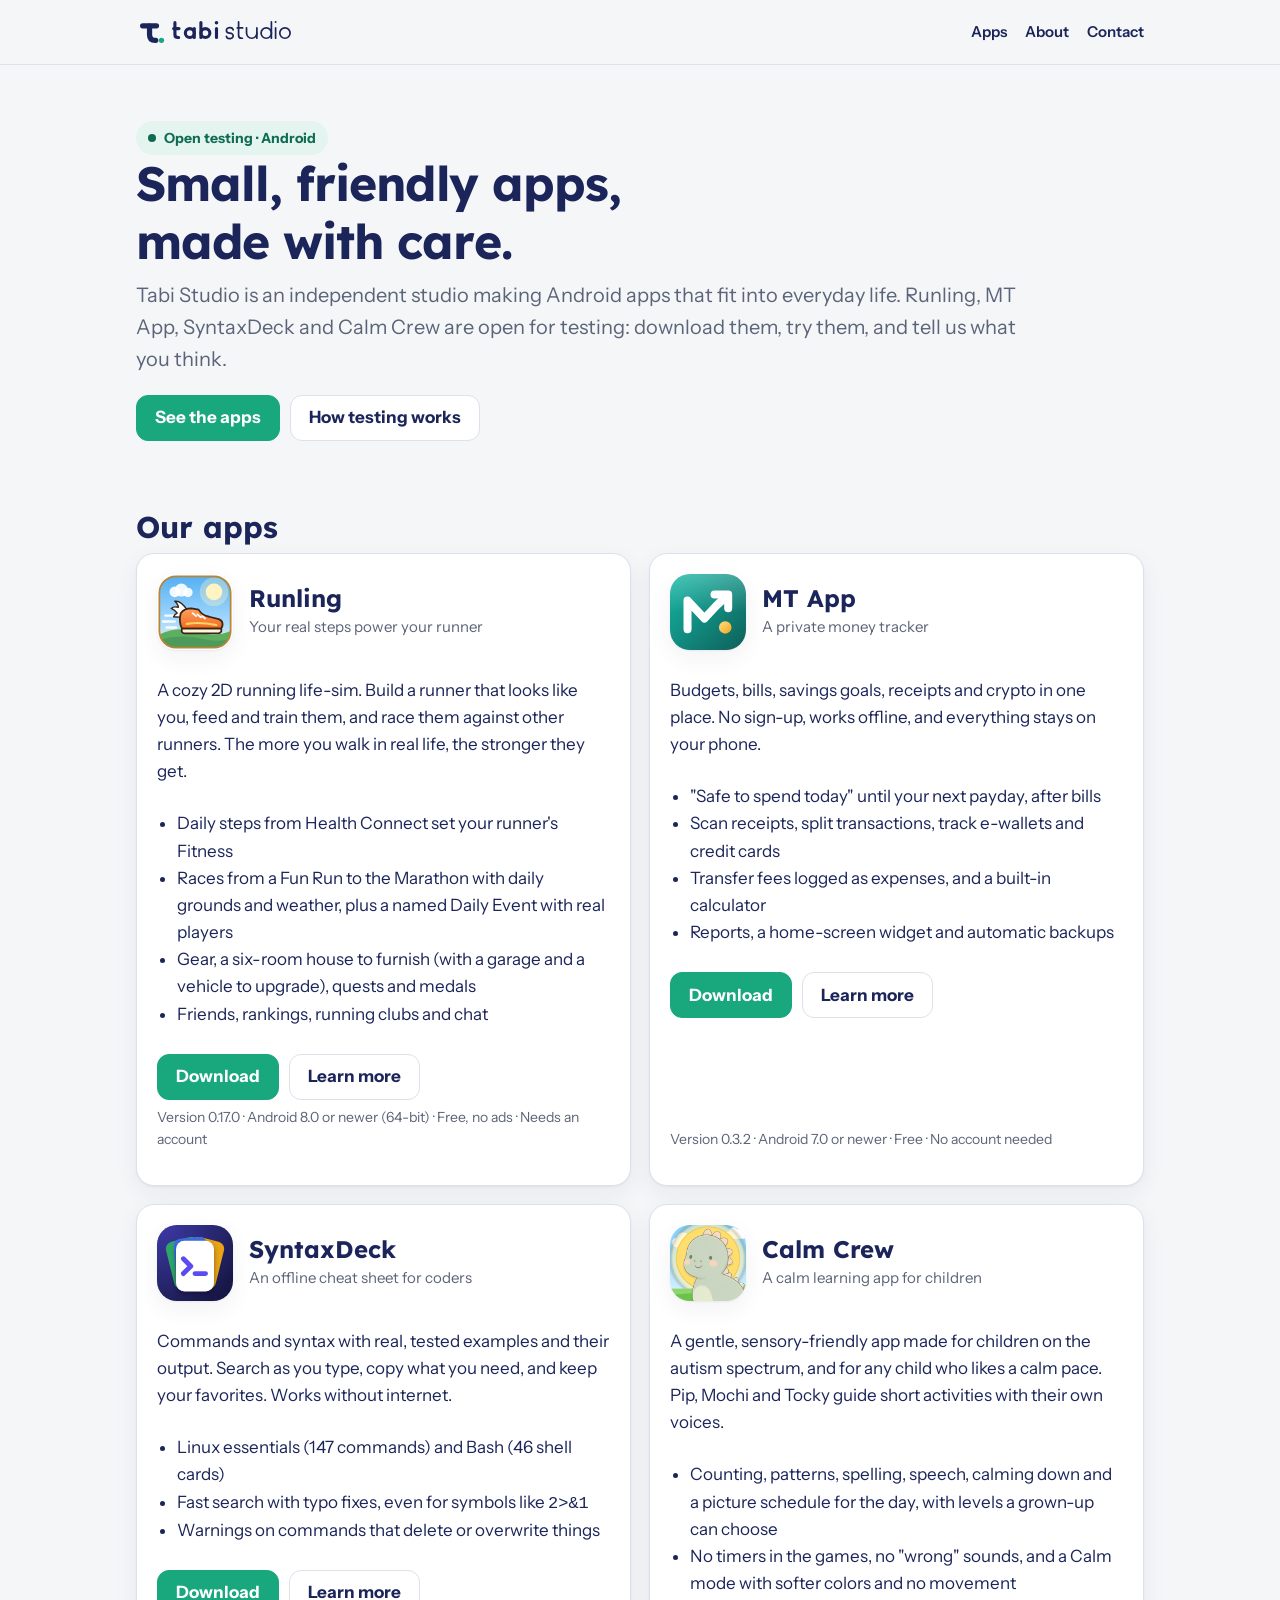
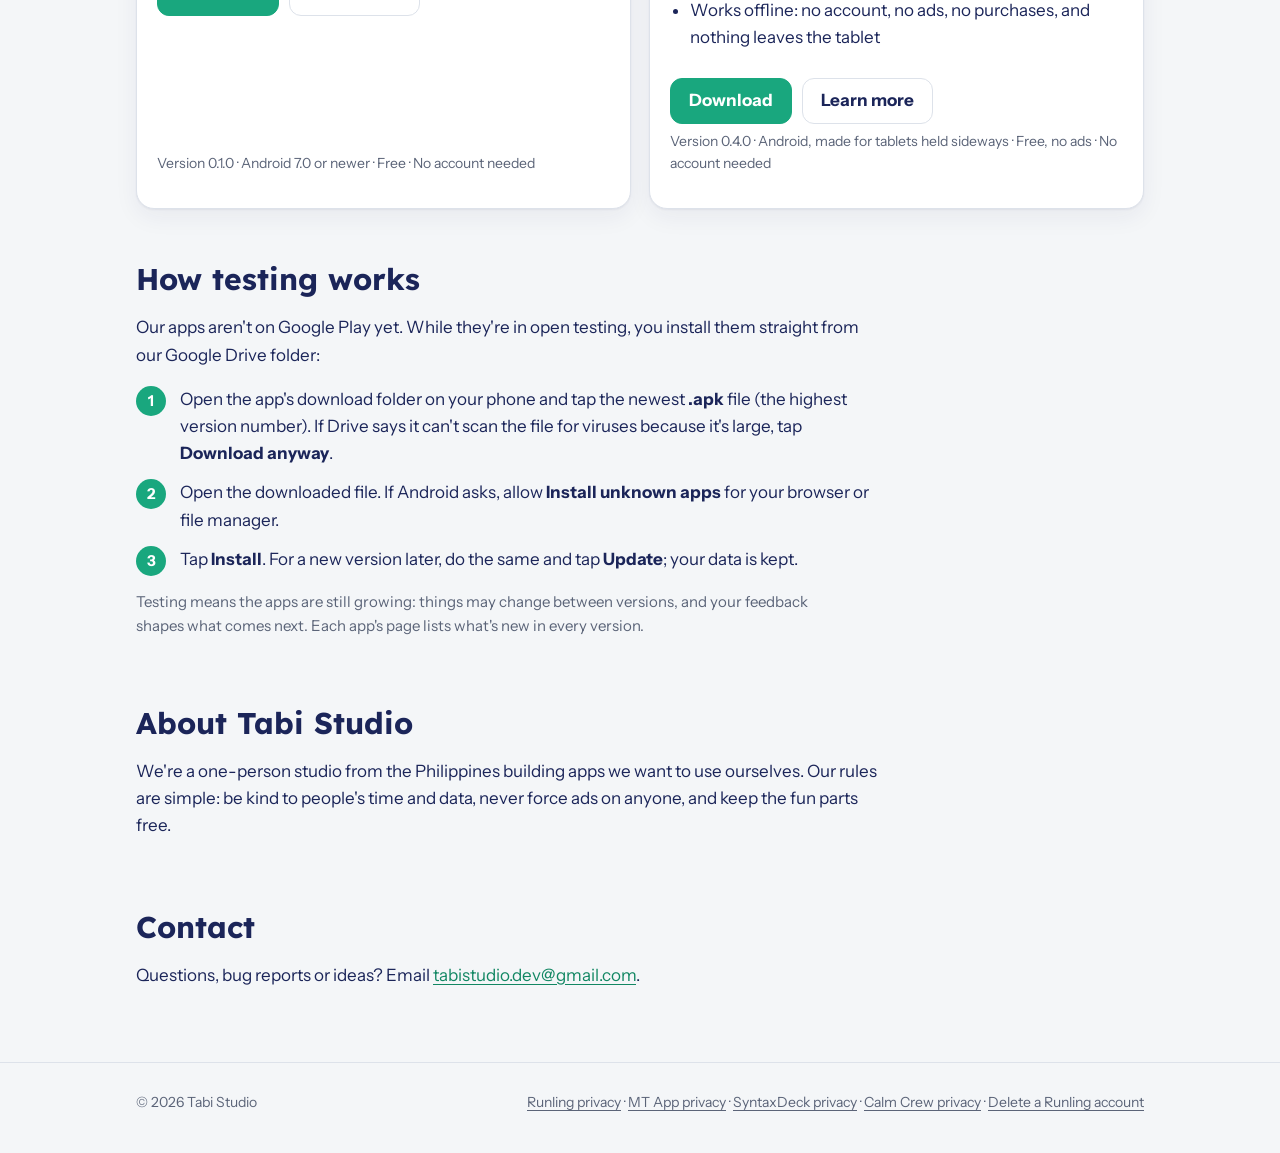
<file: index.html>
<!doctype html>
<html lang="en">
<head>
<meta charset="utf-8">
<meta name="viewport" content="width=device-width, initial-scale=1">
<title>Tabi Studio</title>
<meta name="description" content="Tabi Studio makes small, friendly Android apps: Runling, where your real steps power your runner, MT App, a private money tracker, SyntaxDeck, an offline cheat sheet for coders, and Calm Crew, a calm learning app for children. Runling, MT App, SyntaxDeck and Calm Crew are all open for testing.">
<meta property="og:title" content="Tabi Studio">
<meta property="og:description" content="Small, friendly Android apps: Runling, MT App, SyntaxDeck and Calm Crew are open for testing.">
<meta property="og:image" content="https://lextabi.github.io/tabistudio/assets/brand/social-card.png">
<link rel="icon" href="favicon-32.png" type="image/png">
<link rel="preconnect" href="https://fonts.googleapis.com">
<link rel="preconnect" href="https://fonts.gstatic.com" crossorigin>
<link rel="stylesheet" href="https://fonts.googleapis.com/css2?family=Instrument+Sans:wght@400;600;700&family=Lexend:wght@500;700&display=swap">
<link rel="stylesheet" href="style.css">
</head>
<body>
<header class="site-header">
  <div class="wrap">
    <a class="logo" href="./" aria-label="Tabi Studio home">
      <img class="on-light" src="assets/brand/tabi-lockup-color.svg" alt="tabi studio" width="159" height="30">
      <img class="on-dark" src="assets/brand/tabi-lockup-white.svg" alt="tabi studio" width="159" height="30">
    </a>
    <nav class="nav"><a href="#apps">Apps</a><a href="#about">About</a><a href="#contact">Contact</a></nav>
  </div>
</header>

<main class="site">
  <div class="wrap">
    <section class="hero">
      <span class="badge">Open testing · Android</span>
      <h1>Small, friendly apps,<br>made with care.</h1>
      <p class="lead">Tabi Studio is an independent studio making Android apps that fit into everyday life. Runling, MT App, SyntaxDeck and Calm Crew are open for testing: download them, try them, and tell us what you think.</p>
      <div class="buttons"><a class="btn primary" href="#apps">See the apps</a><a class="btn" href="#testing">How testing works</a></div>
    </section>

    <section id="apps">
      <h2>Our apps</h2>
      <div class="apps">
        <article class="card app-card">
          <div class="app-head">
            <img class="app-icon" src="assets/apps/runling.svg" alt="" width="76" height="76">
            <div><h3>Runling</h3><p>Your real steps power your runner</p></div>
          </div>
          <p>A cozy 2D running life-sim. Build a runner that looks like you, feed and train them, and race them against other runners. The more you walk in real life, the stronger they get.</p>
          <ul>
            <li>Daily steps from Health Connect set your runner's Fitness</li>
            <li>Races from a Fun Run to the Marathon with daily grounds and weather, plus a named Daily Event with real players</li>
            <li>Gear, a six-room house to furnish (with a garage and a vehicle to upgrade), quests and medals</li>
            <li>Friends, rankings, running clubs and chat</li>
          </ul>
          <div class="buttons">
            <a class="btn primary" href="https://drive.google.com/drive/folders/1OKRJil2Vq85TlMJgisvNVxiQkPWyds1h?usp=sharing">Download</a>
            <a class="btn" href="runling/">Learn more</a>
          </div>
          <p class="meta">Version 0.17.0 · Android 8.0 or newer (64-bit) · Free, no ads · Needs an account</p>
        </article>

        <article class="card app-card">
          <div class="app-head">
            <img class="app-icon" src="assets/apps/mt-app.svg" alt="" width="76" height="76">
            <div><h3>MT App</h3><p>A private money tracker</p></div>
          </div>
          <p>Budgets, bills, savings goals, receipts and crypto in one place. No sign-up, works offline, and everything stays on your phone.</p>
          <ul>
            <li>"Safe to spend today" until your next payday, after bills</li>
            <li>Scan receipts, split transactions, track e-wallets and credit cards</li>
            <li>Transfer fees logged as expenses, and a built-in calculator</li>
            <li>Reports, a home-screen widget and automatic backups</li>
          </ul>
          <div class="buttons">
            <a class="btn primary" href="https://drive.google.com/drive/folders/1sWWszXSHRBOq0uFsS5x2ZFQ3K0VYuake?usp=sharing">Download</a>
            <a class="btn" href="mt-app/">Learn more</a>
          </div>
          <p class="meta">Version 0.3.2 · Android 7.0 or newer · Free · No account needed</p>
        </article>

        <article class="card app-card">
          <div class="app-head">
            <img class="app-icon" src="assets/apps/syntaxdeck.svg" alt="" width="76" height="76">
            <div><h3>SyntaxDeck</h3><p>An offline cheat sheet for coders</p></div>
          </div>
          <p>Commands and syntax with real, tested examples and their output. Search as you type, copy what you need, and keep your favorites. Works without internet.</p>
          <ul>
            <li>Linux essentials (147 commands) and Bash (46 shell cards)</li>
            <li>Fast search with typo fixes, even for symbols like <code>2&gt;&amp;1</code></li>
            <li>Warnings on commands that delete or overwrite things</li>
          </ul>
          <div class="buttons">
            <a class="btn primary" href="https://drive.google.com/drive/folders/1hxsgpmCCn9-vb1rR1pMUIoz9_aeh5L5P?usp=sharing">Download</a>
            <a class="btn" href="syntaxdeck/">Learn more</a>
          </div>
          <p class="meta">Version 0.1.0 · Android 7.0 or newer · Free · No account needed</p>
        </article>

        <article class="card app-card">
          <div class="app-head">
            <img class="app-icon" src="assets/apps/calm-crew.png" alt="" width="76" height="76">
            <div><h3>Calm Crew</h3><p>A calm learning app for children</p></div>
          </div>
          <p>A gentle, sensory-friendly app made for children on the autism spectrum, and for any child who likes a calm pace. Pip, Mochi and Tocky guide short activities with their own voices.</p>
          <ul>
            <li>Counting, patterns, spelling, speech, calming down and a picture schedule for the day, with levels a grown-up can choose</li>
            <li>No timers in the games, no "wrong" sounds, and a Calm mode with softer colors and no movement</li>
            <li>Works offline: no account, no ads, no purchases, and nothing leaves the tablet</li>
          </ul>
          <div class="buttons">
            <a class="btn primary" href="https://drive.google.com/drive/folders/1st54mq-C1MLj0puG_kujj8EophPT99qO?usp=sharing">Download</a>
            <a class="btn" href="calm-crew/">Learn more</a>
          </div>
          <p class="meta">Version 0.4.0 · Android, made for tablets held sideways · Free, no ads · No account needed</p>
        </article>
      </div>
    </section>

    <section id="testing">
      <h2>How testing works</h2>
      <p>Our apps aren't on Google Play yet. While they're in open testing, you install them straight from our Google Drive folder:</p>
      <ol class="steps">
        <li>Open the app's download folder on your phone and tap the newest <strong>.apk</strong> file (the highest version number). If Drive says it can't scan the file for viruses because it's large, tap <strong>Download anyway</strong>.</li>
        <li>Open the downloaded file. If Android asks, allow <strong>Install unknown apps</strong> for your browser or file manager.</li>
        <li>Tap <strong>Install</strong>. For a new version later, do the same and tap <strong>Update</strong>; your data is kept.</li>
      </ol>
      <p class="muted">Testing means the apps are still growing: things may change between versions, and your feedback shapes what comes next. Each app's page lists what's new in every version.</p>
    </section>

    <section id="about">
      <h2>About Tabi Studio</h2>
      <p>We're a one-person studio from the Philippines building apps we want to use ourselves. Our rules are simple: be kind to people's time and data, never force ads on anyone, and keep the fun parts free.</p>
    </section>

    <section id="contact">
      <h2>Contact</h2>
      <p>Questions, bug reports or ideas? Email <a href="mailto:tabistudio.dev@gmail.com">tabistudio.dev@gmail.com</a>.</p>
    </section>
  </div>
</main>

<footer class="site-footer">
  <div class="wrap">
    <span>&copy; 2026 Tabi Studio</span>
    <span><a href="runling/privacy.html">Runling privacy</a> · <a href="mt-app/#privacy">MT App privacy</a> · <a href="syntaxdeck/#privacy">SyntaxDeck privacy</a> · <a href="calm-crew/privacy.html">Calm Crew privacy</a> · <a href="runling/delete-account.html">Delete a Runling account</a></span>
  </div>
</footer>
</body>
</html>
</file>
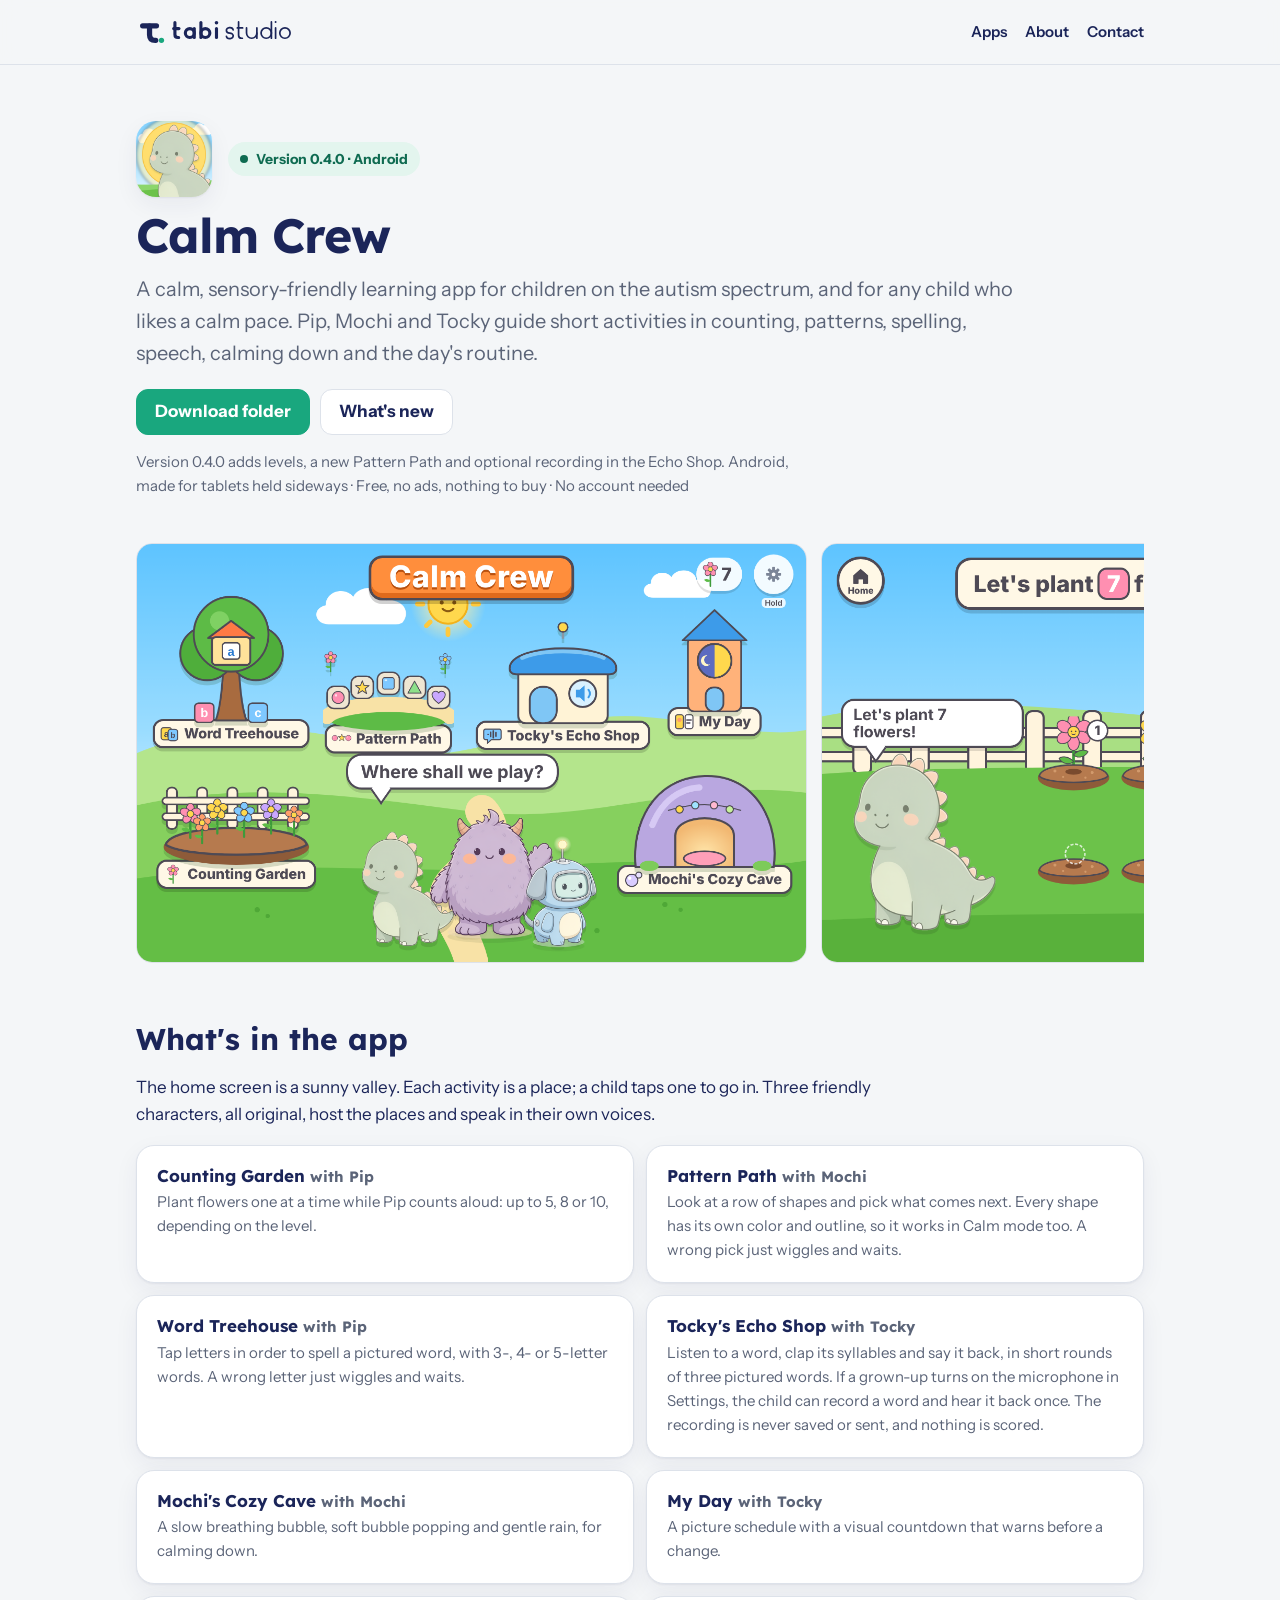
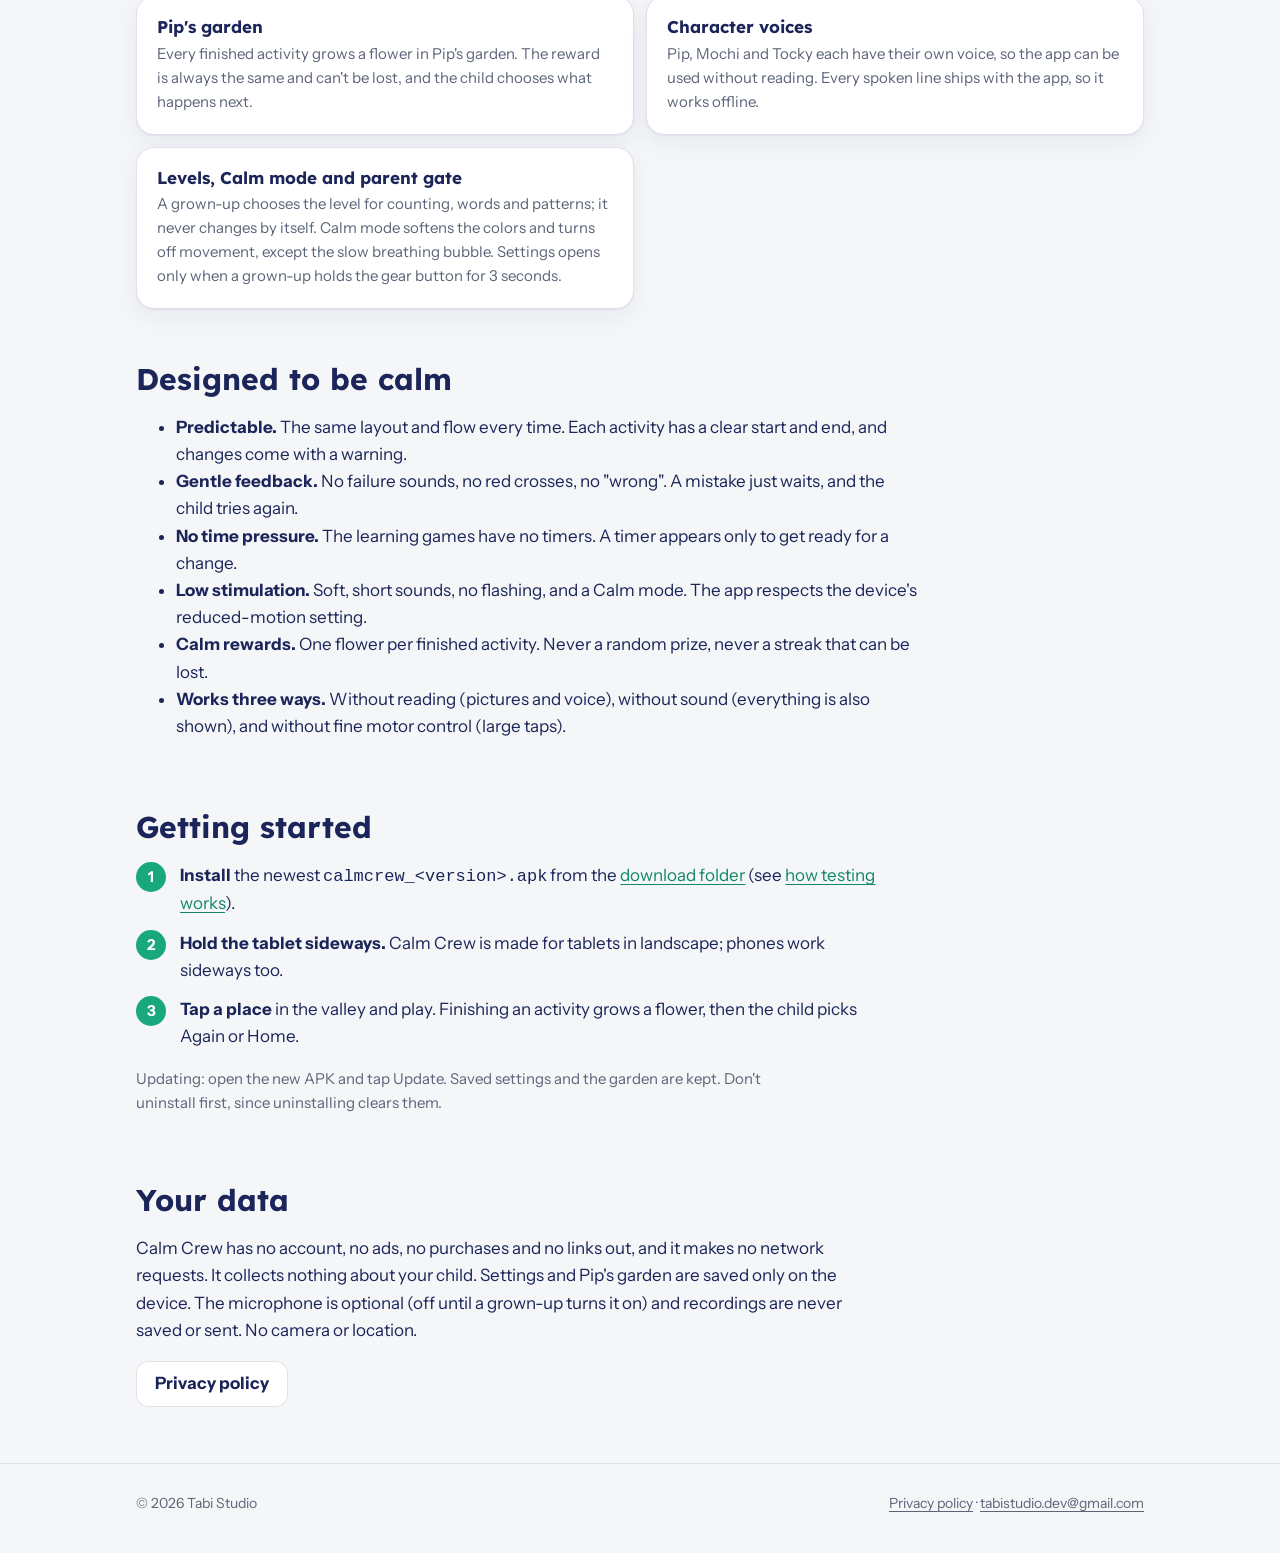
<file: calm-crew/index.html>
<!doctype html>
<html lang="en">
<head>
<meta charset="utf-8">
<meta name="viewport" content="width=device-width, initial-scale=1">
<title>Calm Crew · Tabi Studio</title>
<meta name="description" content="Calm Crew: a calm, sensory-friendly learning app for children on the autism spectrum, with counting, spelling, speech, calming and daily-routine activities. Open for testing on Android.">
<meta property="og:title" content="Calm Crew by Tabi Studio">
<meta property="og:description" content="A calm, sensory-friendly learning app for children. Open for testing on Android.">
<meta property="og:image" content="https://lextabi.github.io/tabistudio/calm-crew/screenshots/home.png">
<link rel="icon" href="../favicon-32.png" type="image/png">
<link rel="preconnect" href="https://fonts.googleapis.com">
<link rel="preconnect" href="https://fonts.gstatic.com" crossorigin>
<link rel="stylesheet" href="https://fonts.googleapis.com/css2?family=Instrument+Sans:wght@400;600;700&family=Lexend:wght@500;700&display=swap">
<link rel="stylesheet" href="../style.css">
</head>
<body>
<header class="site-header">
  <div class="wrap">
    <a class="logo" href="../" aria-label="Tabi Studio home">
      <img class="on-light" src="../assets/brand/tabi-lockup-color.svg" alt="tabi studio" width="159" height="30">
      <img class="on-dark" src="../assets/brand/tabi-lockup-white.svg" alt="tabi studio" width="159" height="30">
    </a>
    <nav class="nav"><a href="../#apps">Apps</a><a href="../#about">About</a><a href="../#contact">Contact</a></nav>
  </div>
</header>

<main class="site">
  <div class="wrap">
    <section class="hero">
      <div class="app-head">
        <img class="app-icon" src="../assets/apps/calm-crew.png" alt="" width="76" height="76">
        <div><span class="badge">Version 0.4.0 · Android</span></div>
      </div>
      <h1>Calm Crew</h1>
      <p class="lead">A calm, sensory-friendly learning app for children on the autism spectrum, and for any child who likes a calm pace. Pip, Mochi and Tocky guide short activities in counting, patterns, spelling, speech, calming down and the day's routine.</p>
      <div class="buttons">
        <a class="btn primary" href="https://drive.google.com/drive/folders/1st54mq-C1MLj0puG_kujj8EophPT99qO?usp=sharing">Download folder</a>
        <a class="btn" href="changelog.html">What's new</a>
      </div>
      <p class="muted">Version 0.4.0 adds levels, a new Pattern Path and optional recording in the Echo Shop. Android, made for tablets held sideways · Free, no ads, nothing to buy · No account needed</p>
    </section>

    <div class="shots" aria-label="Screenshots">
      <img src="screenshots/home.png" alt="The valley: each activity is a place to visit" loading="lazy">
      <img src="screenshots/counting-garden.png" alt="Counting Garden, where Pip plants flowers to count" loading="lazy">
      <img src="screenshots/pattern-path.png" alt="Pattern Path, where Mochi asks what comes next in a row of shapes" loading="lazy">
      <img src="screenshots/word-treehouse.png" alt="Word Treehouse, spelling a pictured word with letter tiles" loading="lazy">
      <img src="screenshots/echo-shop.png" alt="Tocky's Echo Shop, listening and saying words back" loading="lazy">
      <img src="screenshots/cozy-cave.png" alt="Mochi's Cozy Cave, with a slow breathing bubble" loading="lazy">
      <img src="screenshots/my-day.png" alt="My Day, a picture schedule with a countdown" loading="lazy">
    </div>

    <section>
      <h2>What's in the app</h2>
      <p>The home screen is a sunny valley. Each activity is a place; a child taps one to go in. Three friendly characters, all original, host the places and speak in their own voices.</p>
      <div class="features">
        <div class="card"><h3>Counting Garden <span class="muted">with Pip</span></h3><p>Plant flowers one at a time while Pip counts aloud: up to 5, 8 or 10, depending on the level.</p></div>
        <div class="card"><h3>Pattern Path <span class="muted">with Mochi</span></h3><p>Look at a row of shapes and pick what comes next. Every shape has its own color and outline, so it works in Calm mode too. A wrong pick just wiggles and waits.</p></div>
        <div class="card"><h3>Word Treehouse <span class="muted">with Pip</span></h3><p>Tap letters in order to spell a pictured word, with 3-, 4- or 5-letter words. A wrong letter just wiggles and waits.</p></div>
        <div class="card"><h3>Tocky's Echo Shop <span class="muted">with Tocky</span></h3><p>Listen to a word, clap its syllables and say it back, in short rounds of three pictured words. If a grown-up turns on the microphone in Settings, the child can record a word and hear it back once. The recording is never saved or sent, and nothing is scored.</p></div>
        <div class="card"><h3>Mochi's Cozy Cave <span class="muted">with Mochi</span></h3><p>A slow breathing bubble, soft bubble popping and gentle rain, for calming down.</p></div>
        <div class="card"><h3>My Day <span class="muted">with Tocky</span></h3><p>A picture schedule with a visual countdown that warns before a change.</p></div>
        <div class="card"><h3>Pip's garden</h3><p>Every finished activity grows a flower in Pip's garden. The reward is always the same and can't be lost, and the child chooses what happens next.</p></div>
        <div class="card"><h3>Character voices</h3><p>Pip, Mochi and Tocky each have their own voice, so the app can be used without reading. Every spoken line ships with the app, so it works offline.</p></div>
        <div class="card"><h3>Levels, Calm mode and parent gate</h3><p>A grown-up chooses the level for counting, words and patterns; it never changes by itself. Calm mode softens the colors and turns off movement, except the slow breathing bubble. Settings opens only when a grown-up holds the gear button for 3 seconds.</p></div>
      </div>
    </section>

    <section>
      <h2>Designed to be calm</h2>
      <ul>
        <li><strong>Predictable.</strong> The same layout and flow every time. Each activity has a clear start and end, and changes come with a warning.</li>
        <li><strong>Gentle feedback.</strong> No failure sounds, no red crosses, no "wrong". A mistake just waits, and the child tries again.</li>
        <li><strong>No time pressure.</strong> The learning games have no timers. A timer appears only to get ready for a change.</li>
        <li><strong>Low stimulation.</strong> Soft, short sounds, no flashing, and a Calm mode. The app respects the device's reduced-motion setting.</li>
        <li><strong>Calm rewards.</strong> One flower per finished activity. Never a random prize, never a streak that can be lost.</li>
        <li><strong>Works three ways.</strong> Without reading (pictures and voice), without sound (everything is also shown), and without fine motor control (large taps).</li>
      </ul>
    </section>

    <section>
      <h2>Getting started</h2>
      <ol class="steps">
        <li><strong>Install</strong> the newest <code>calmcrew_&lt;version&gt;.apk</code> from the <a href="https://drive.google.com/drive/folders/1st54mq-C1MLj0puG_kujj8EophPT99qO?usp=sharing">download folder</a> (see <a href="../#testing">how testing works</a>).</li>
        <li><strong>Hold the tablet sideways.</strong> Calm Crew is made for tablets in landscape; phones work sideways too.</li>
        <li><strong>Tap a place</strong> in the valley and play. Finishing an activity grows a flower, then the child picks Again or Home.</li>
      </ol>
      <p class="muted">Updating: open the new APK and tap Update. Saved settings and the garden are kept. Don't uninstall first, since uninstalling clears them.</p>
    </section>

    <section id="privacy">
      <h2>Your data</h2>
      <p>Calm Crew has no account, no ads, no purchases and no links out, and it makes no network requests. It collects nothing about your child. Settings and Pip's garden are saved only on the device. The microphone is optional (off until a grown-up turns it on) and recordings are never saved or sent. No camera or location.</p>
      <div class="buttons">
        <a class="btn" href="privacy.html">Privacy policy</a>
      </div>
    </section>
  </div>
</main>

<footer class="site-footer">
  <div class="wrap">
    <span>&copy; 2026 Tabi Studio</span>
    <span><a href="privacy.html">Privacy policy</a> · <a href="mailto:tabistudio.dev@gmail.com">tabistudio.dev@gmail.com</a></span>
  </div>
</footer>
</body>
</html>
</file>
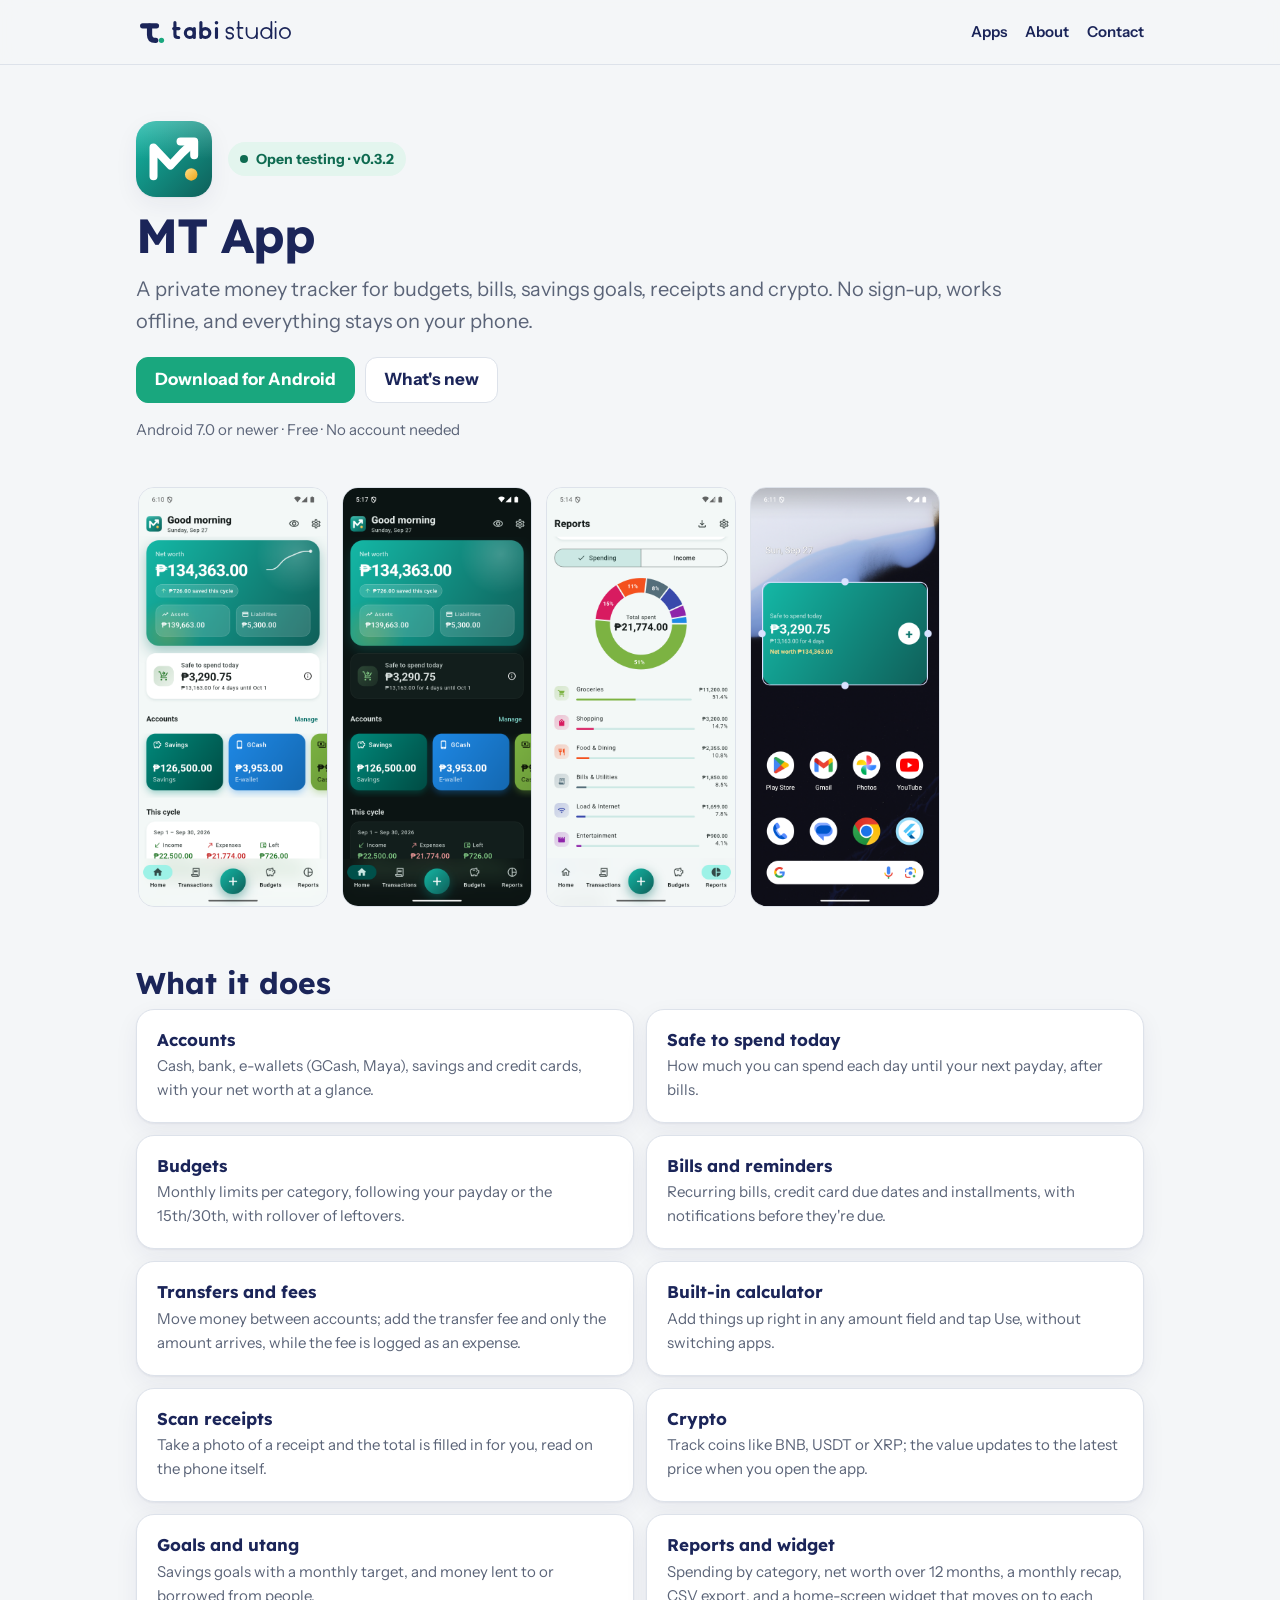
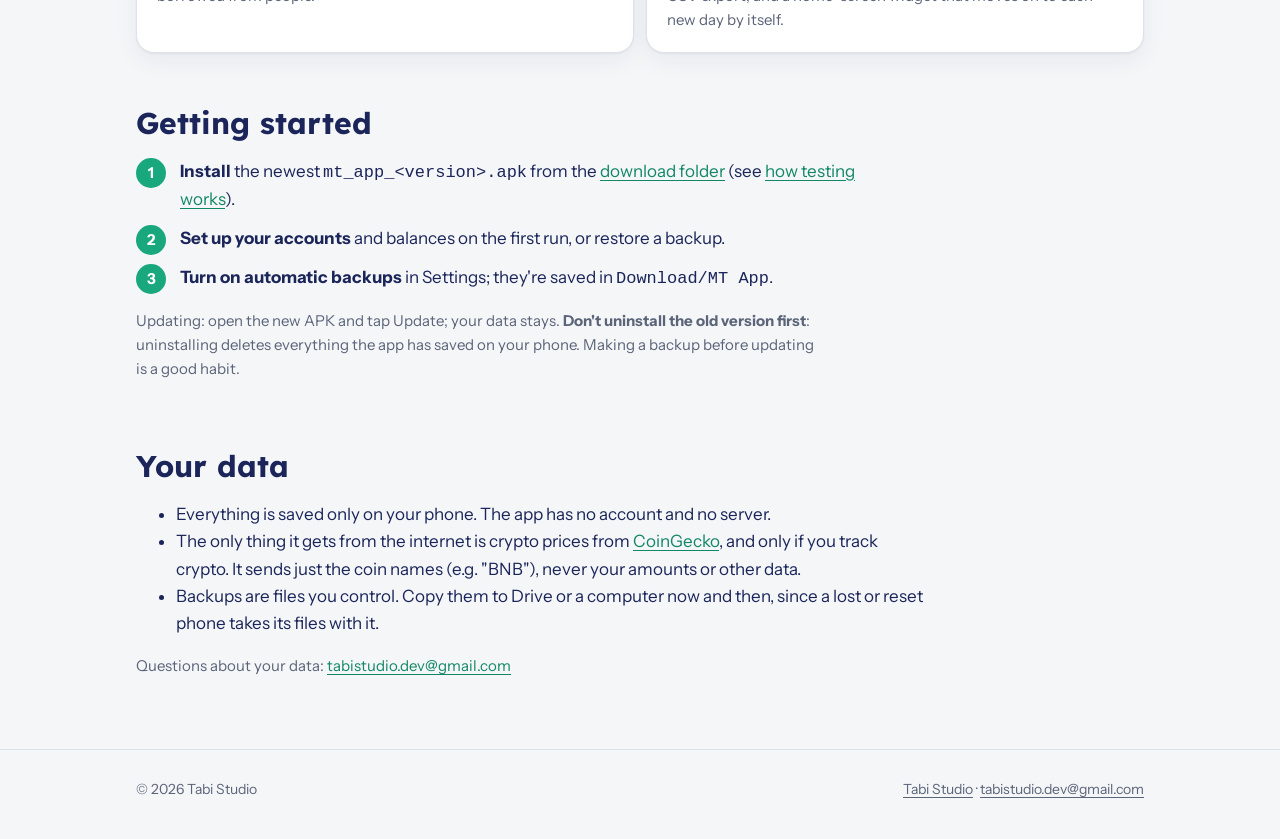
<file: mt-app/index.html>
<!doctype html>
<html lang="en">
<head>
<meta charset="utf-8">
<meta name="viewport" content="width=device-width, initial-scale=1">
<title>MT App · Tabi Studio</title>
<meta name="description" content="MT App: a private money tracker for Android. Budgets, bills, savings goals, receipts and crypto. No sign-up, works offline. Open for testing.">
<meta property="og:title" content="MT App by Tabi Studio">
<meta property="og:description" content="A private money tracker for Android: no sign-up, works offline, everything stays on your phone.">
<meta property="og:image" content="https://lextabi.github.io/tabistudio/mt-app/screenshots/home_light.png">
<link rel="icon" href="../favicon-32.png" type="image/png">
<link rel="preconnect" href="https://fonts.googleapis.com">
<link rel="preconnect" href="https://fonts.gstatic.com" crossorigin>
<link rel="stylesheet" href="https://fonts.googleapis.com/css2?family=Instrument+Sans:wght@400;600;700&family=Lexend:wght@500;700&display=swap">
<link rel="stylesheet" href="../style.css">
</head>
<body>
<header class="site-header">
  <div class="wrap">
    <a class="logo" href="../" aria-label="Tabi Studio home">
      <img class="on-light" src="../assets/brand/tabi-lockup-color.svg" alt="tabi studio" width="159" height="30">
      <img class="on-dark" src="../assets/brand/tabi-lockup-white.svg" alt="tabi studio" width="159" height="30">
    </a>
    <nav class="nav"><a href="../#apps">Apps</a><a href="../#about">About</a><a href="../#contact">Contact</a></nav>
  </div>
</header>

<main class="site">
  <div class="wrap">
    <section class="hero">
      <div class="app-head">
        <img class="app-icon" src="../assets/apps/mt-app.svg" alt="" width="76" height="76">
        <div><span class="badge">Open testing · v0.3.2</span></div>
      </div>
      <h1>MT App</h1>
      <p class="lead">A private money tracker for budgets, bills, savings goals, receipts and crypto. No sign-up, works offline, and everything stays on your phone.</p>
      <div class="buttons">
        <a class="btn primary" href="https://drive.google.com/drive/folders/1sWWszXSHRBOq0uFsS5x2ZFQ3K0VYuake?usp=sharing">Download for Android</a>
        <a class="btn" href="changelog.html">What's new</a>
      </div>
      <p class="muted">Android 7.0 or newer · Free · No account needed</p>
    </section>

    <div class="shots" aria-label="Screenshots">
      <img src="screenshots/home_light.png" alt="Home screen" loading="lazy">
      <img src="screenshots/home_dark.png" alt="Home screen in dark mode" loading="lazy">
      <img src="screenshots/reports.png" alt="Reports" loading="lazy">
      <img src="screenshots/widget.png" alt="Home-screen widget" loading="lazy">
    </div>

    <section>
      <h2>What it does</h2>
      <div class="features">
        <div class="card"><h3>Accounts</h3><p>Cash, bank, e-wallets (GCash, Maya), savings and credit cards, with your net worth at a glance.</p></div>
        <div class="card"><h3>Safe to spend today</h3><p>How much you can spend each day until your next payday, after bills.</p></div>
        <div class="card"><h3>Budgets</h3><p>Monthly limits per category, following your payday or the 15th/30th, with rollover of leftovers.</p></div>
        <div class="card"><h3>Bills and reminders</h3><p>Recurring bills, credit card due dates and installments, with notifications before they're due.</p></div>
        <div class="card"><h3>Transfers and fees</h3><p>Move money between accounts; add the transfer fee and only the amount arrives, while the fee is logged as an expense.</p></div>
        <div class="card"><h3>Built-in calculator</h3><p>Add things up right in any amount field and tap Use, without switching apps.</p></div>
        <div class="card"><h3>Scan receipts</h3><p>Take a photo of a receipt and the total is filled in for you, read on the phone itself.</p></div>
        <div class="card"><h3>Crypto</h3><p>Track coins like BNB, USDT or XRP; the value updates to the latest price when you open the app.</p></div>
        <div class="card"><h3>Goals and utang</h3><p>Savings goals with a monthly target, and money lent to or borrowed from people.</p></div>
        <div class="card"><h3>Reports and widget</h3><p>Spending by category, net worth over 12 months, a monthly recap, CSV export, and a home-screen widget that moves on to each new day by itself.</p></div>
      </div>
    </section>

    <section>
      <h2>Getting started</h2>
      <ol class="steps">
        <li><strong>Install</strong> the newest <code>mt_app_&lt;version&gt;.apk</code> from the <a href="https://drive.google.com/drive/folders/1sWWszXSHRBOq0uFsS5x2ZFQ3K0VYuake?usp=sharing">download folder</a> (see <a href="../#testing">how testing works</a>).</li>
        <li><strong>Set up your accounts</strong> and balances on the first run, or restore a backup.</li>
        <li><strong>Turn on automatic backups</strong> in Settings; they're saved in <code>Download/MT App</code>.</li>
      </ol>
      <p class="muted">Updating: open the new APK and tap Update; your data stays. <strong>Don't uninstall the old version first</strong>: uninstalling deletes everything the app has saved on your phone. Making a backup before updating is a good habit.</p>
    </section>

    <section id="privacy">
      <h2>Your data</h2>
      <ul>
        <li>Everything is saved only on your phone. The app has no account and no server.</li>
        <li>The only thing it gets from the internet is crypto prices from <a href="https://www.coingecko.com">CoinGecko</a>, and only if you track crypto. It sends just the coin names (e.g. "BNB"), never your amounts or other data.</li>
        <li>Backups are files you control. Copy them to Drive or a computer now and then, since a lost or reset phone takes its files with it.</li>
      </ul>
      <p class="muted">Questions about your data: <a href="mailto:tabistudio.dev@gmail.com">tabistudio.dev@gmail.com</a></p>
    </section>
  </div>
</main>

<footer class="site-footer">
  <div class="wrap">
    <span>&copy; 2026 Tabi Studio</span>
    <span><a href="../">Tabi Studio</a> · <a href="mailto:tabistudio.dev@gmail.com">tabistudio.dev@gmail.com</a></span>
  </div>
</footer>
</body>
</html>
</file>
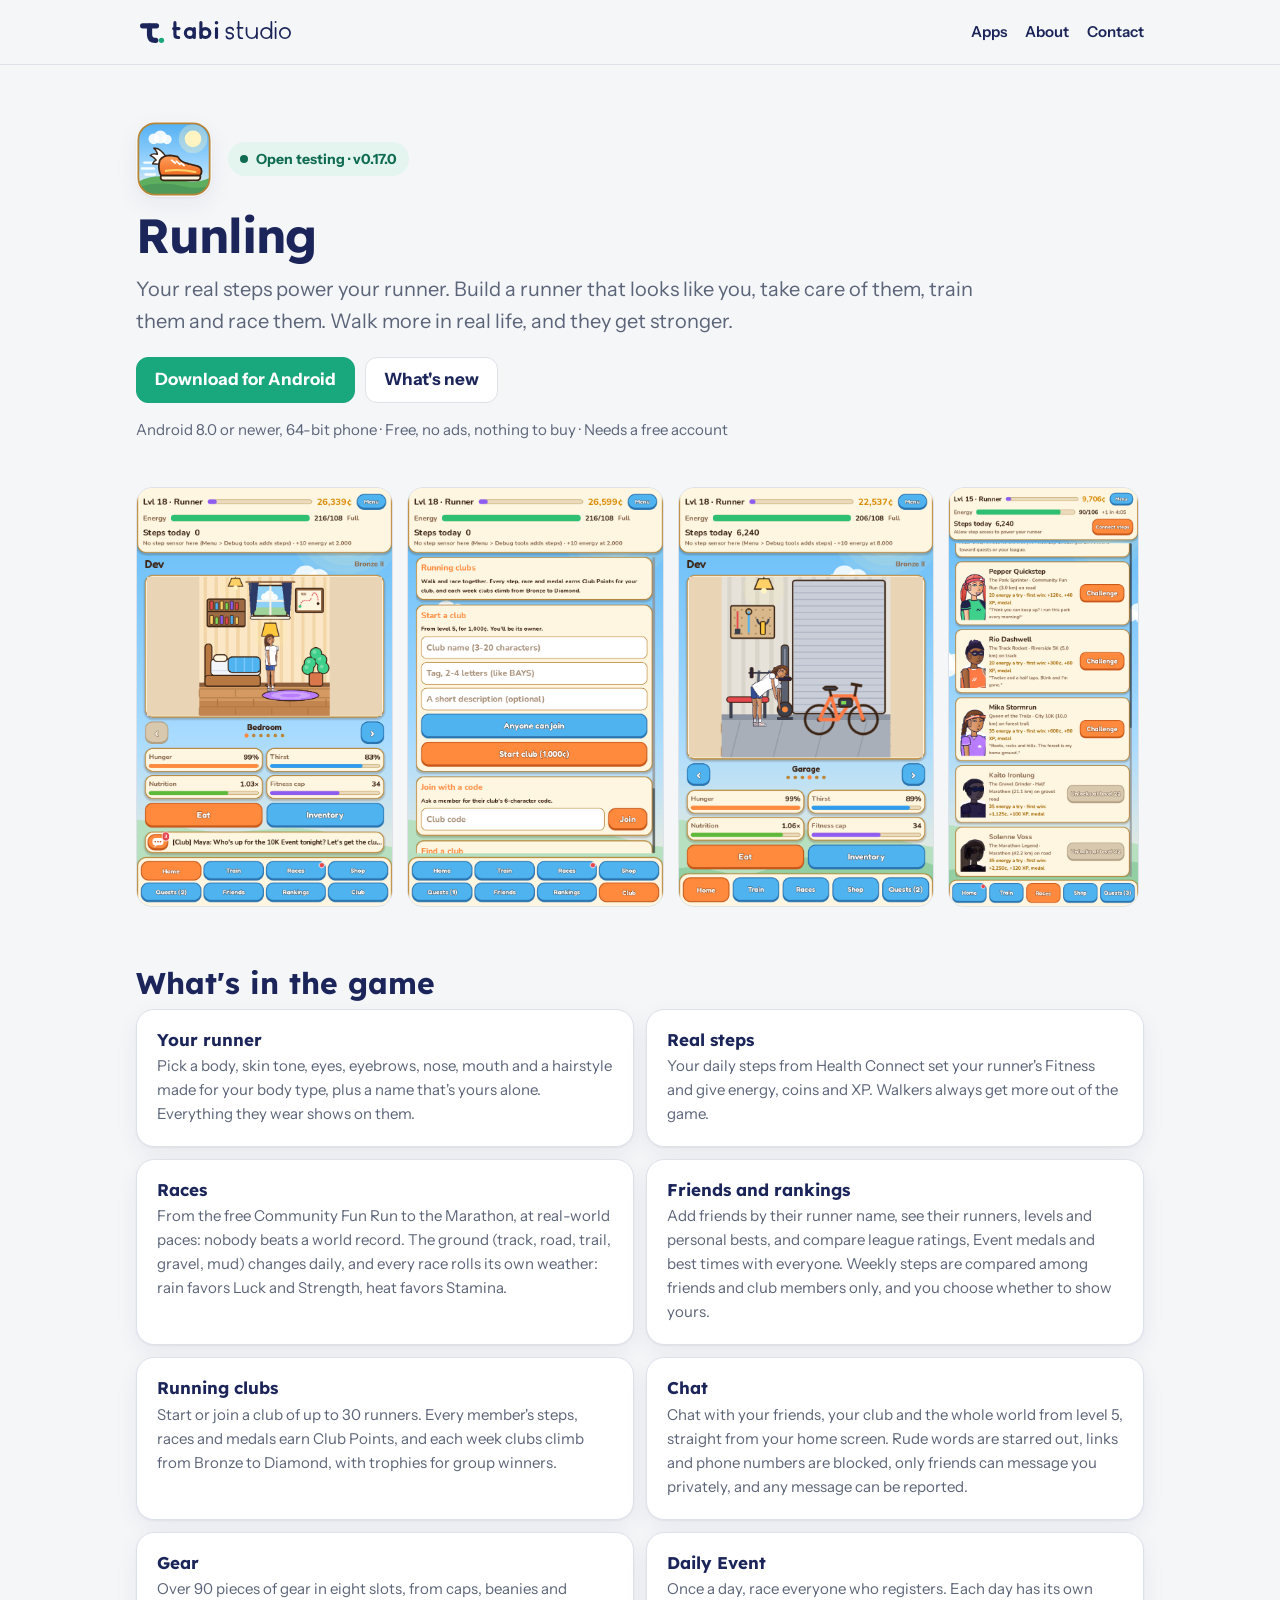
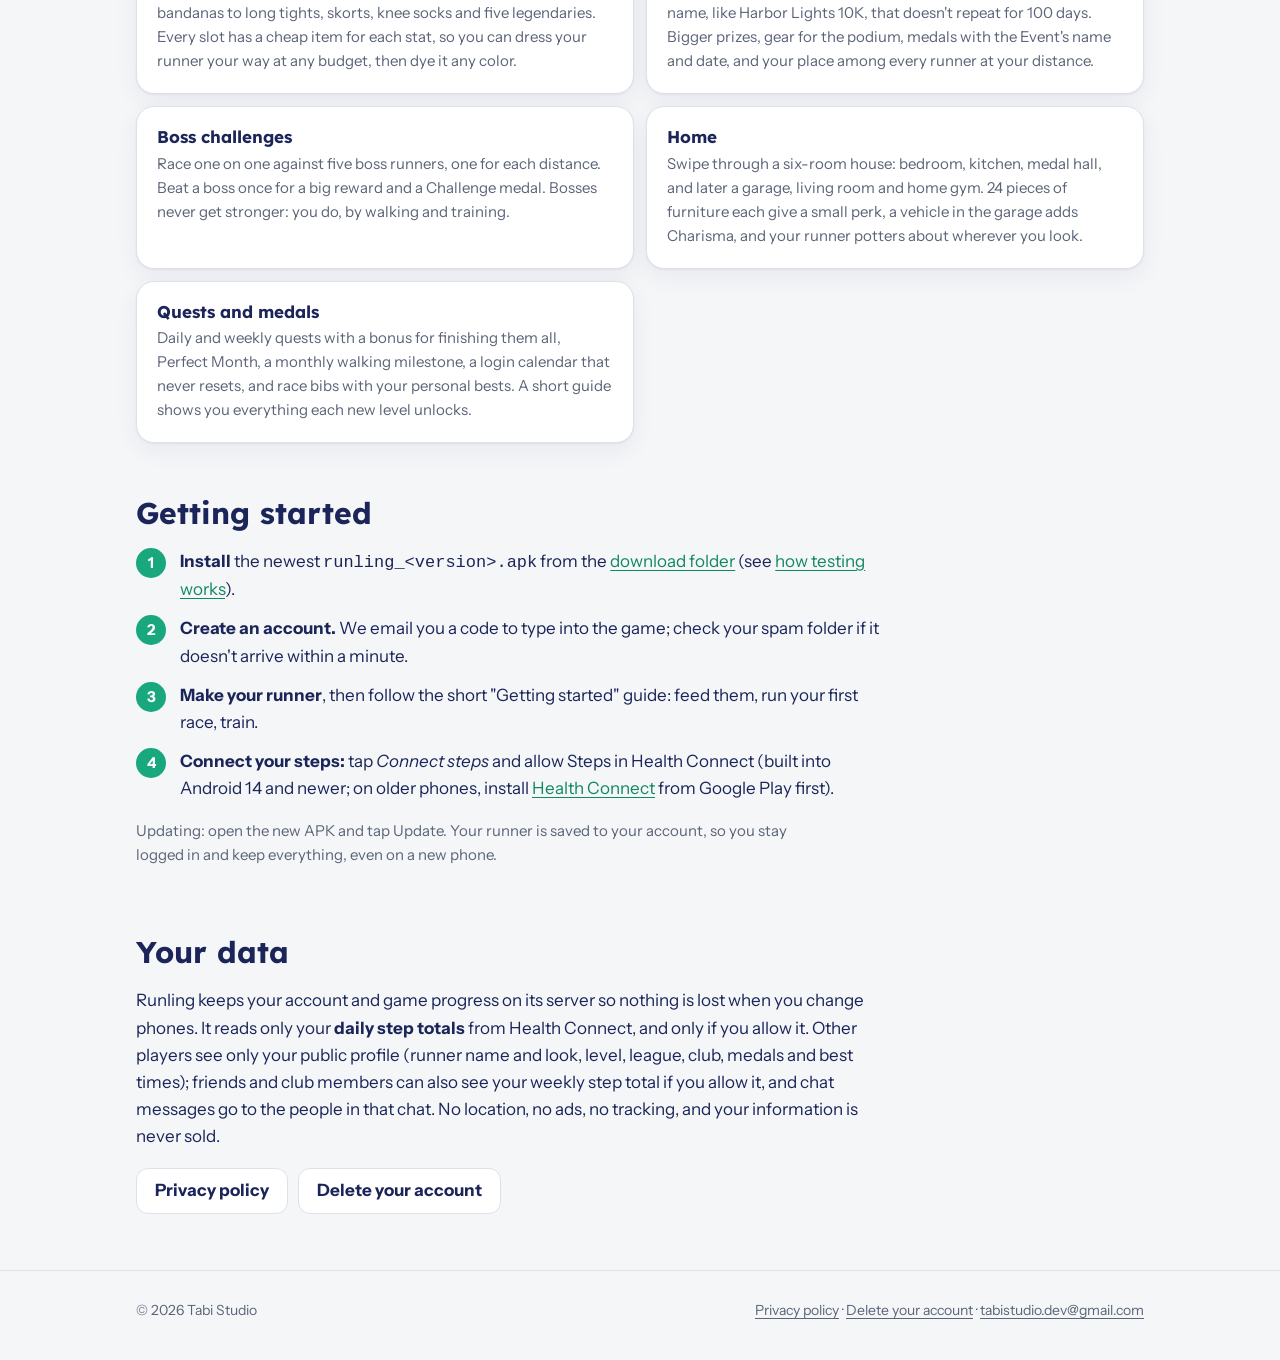
<file: runling/index.html>
<!doctype html>
<html lang="en">
<head>
<meta charset="utf-8">
<meta name="viewport" content="width=device-width, initial-scale=1">
<title>Runling · Tabi Studio</title>
<meta name="description" content="Runling: a cozy 2D running life-sim for Android where your real daily steps power a runner that looks like you. Open for testing.">
<meta property="og:title" content="Runling by Tabi Studio">
<meta property="og:description" content="Your real steps power your runner. A cozy 2D running life-sim for Android, open for testing.">
<meta property="og:image" content="https://lextabi.github.io/tabistudio/runling/screenshots/home.png">
<link rel="icon" href="../favicon-32.png" type="image/png">
<link rel="preconnect" href="https://fonts.googleapis.com">
<link rel="preconnect" href="https://fonts.gstatic.com" crossorigin>
<link rel="stylesheet" href="https://fonts.googleapis.com/css2?family=Instrument+Sans:wght@400;600;700&family=Lexend:wght@500;700&display=swap">
<link rel="stylesheet" href="../style.css">
</head>
<body>
<header class="site-header">
  <div class="wrap">
    <a class="logo" href="../" aria-label="Tabi Studio home">
      <img class="on-light" src="../assets/brand/tabi-lockup-color.svg" alt="tabi studio" width="159" height="30">
      <img class="on-dark" src="../assets/brand/tabi-lockup-white.svg" alt="tabi studio" width="159" height="30">
    </a>
    <nav class="nav"><a href="../#apps">Apps</a><a href="../#about">About</a><a href="../#contact">Contact</a></nav>
  </div>
</header>

<main class="site">
  <div class="wrap">
    <section class="hero">
      <div class="app-head">
        <img class="app-icon" src="../assets/apps/runling.svg" alt="" width="76" height="76">
        <div><span class="badge">Open testing · v0.17.0</span></div>
      </div>
      <h1>Runling</h1>
      <p class="lead">Your real steps power your runner. Build a runner that looks like you, take care of them, train them and race them. Walk more in real life, and they get stronger.</p>
      <div class="buttons">
        <a class="btn primary" href="https://drive.google.com/drive/folders/1OKRJil2Vq85TlMJgisvNVxiQkPWyds1h?usp=sharing">Download for Android</a>
        <a class="btn" href="changelog.html">What's new</a>
      </div>
      <p class="muted">Android 8.0 or newer, 64-bit phone · Free, no ads, nothing to buy · Needs a free account</p>
    </section>

    <div class="shots" aria-label="Screenshots">
      <img src="screenshots/home.png" alt="Your runner in the bedroom, with the chat bar showing the newest message" loading="lazy">
      <img src="screenshots/club.png" alt="The Club tab: start a running club or join one" loading="lazy">
      <img src="screenshots/garage.png" alt="The garage with an e-bike and training gear" loading="lazy">
      <img src="screenshots/bosses.png" alt="Boss challenges on the Races tab" loading="lazy">
      <img src="screenshots/quests.png" alt="Quests with Complete all bonuses and Perfect Month" loading="lazy">
      <img src="screenshots/creator.png" alt="The character creator" loading="lazy">
      <img src="screenshots/races.png" alt="The Daily Event, weather and the race list" loading="lazy">
      <img src="screenshots/race.png" alt="A race in progress" loading="lazy">
      <img src="screenshots/bibs.png" alt="Race bibs with stats per distance" loading="lazy">
      <img src="screenshots/gear.png" alt="Runners in new rare and epic gear: beanie, tank, skort, tights, long sleeve and more" loading="lazy">
      <img src="screenshots/shop.png" alt="The gear shop" loading="lazy">
    </div>

    <section>
      <h2>What's in the game</h2>
      <div class="features">
        <div class="card"><h3>Your runner</h3><p>Pick a body, skin tone, eyes, eyebrows, nose, mouth and a hairstyle made for your body type, plus a name that's yours alone. Everything they wear shows on them.</p></div>
        <div class="card"><h3>Real steps</h3><p>Your daily steps from Health Connect set your runner's Fitness and give energy, coins and XP. Walkers always get more out of the game.</p></div>
        <div class="card"><h3>Races</h3><p>From the free Community Fun Run to the Marathon, at real-world paces: nobody beats a world record. The ground (track, road, trail, gravel, mud) changes daily, and every race rolls its own weather: rain favors Luck and Strength, heat favors Stamina.</p></div>
        <div class="card"><h3>Friends and rankings</h3><p>Add friends by their runner name, see their runners, levels and personal bests, and compare league ratings, Event medals and best times with everyone. Weekly steps are compared among friends and club members only, and you choose whether to show yours.</p></div>
        <div class="card"><h3>Running clubs</h3><p>Start or join a club of up to 30 runners. Every member's steps, races and medals earn Club Points, and each week clubs climb from Bronze to Diamond, with trophies for group winners.</p></div>
        <div class="card"><h3>Chat</h3><p>Chat with your friends, your club and the whole world from level 5, straight from your home screen. Rude words are starred out, links and phone numbers are blocked, only friends can message you privately, and any message can be reported.</p></div>
        <div class="card"><h3>Gear</h3><p>Over 90 pieces of gear in eight slots, from caps, beanies and bandanas to long tights, skorts, knee socks and five legendaries. Every slot has a cheap item for each stat, so you can dress your runner your way at any budget, then dye it any color.</p></div>
        <div class="card"><h3>Daily Event</h3><p>Once a day, race everyone who registers. Each day has its own name, like Harbor Lights 10K, that doesn't repeat for 100 days. Bigger prizes, gear for the podium, medals with the Event's name and date, and your place among every runner at your distance.</p></div>
        <div class="card"><h3>Boss challenges</h3><p>Race one on one against five boss runners, one for each distance. Beat a boss once for a big reward and a Challenge medal. Bosses never get stronger: you do, by walking and training.</p></div>
        <div class="card"><h3>Home</h3><p>Swipe through a six-room house: bedroom, kitchen, medal hall, and later a garage, living room and home gym. 24 pieces of furniture each give a small perk, a vehicle in the garage adds Charisma, and your runner potters about wherever you look.</p></div>
        <div class="card"><h3>Quests and medals</h3><p>Daily and weekly quests with a bonus for finishing them all, Perfect Month, a monthly walking milestone, a login calendar that never resets, and race bibs with your personal bests. A short guide shows you everything each new level unlocks.</p></div>
      </div>
    </section>

    <section>
      <h2>Getting started</h2>
      <ol class="steps">
        <li><strong>Install</strong> the newest <code>runling_&lt;version&gt;.apk</code> from the <a href="https://drive.google.com/drive/folders/1OKRJil2Vq85TlMJgisvNVxiQkPWyds1h?usp=sharing">download folder</a> (see <a href="../#testing">how testing works</a>).</li>
        <li><strong>Create an account.</strong> We email you a code to type into the game; check your spam folder if it doesn't arrive within a minute.</li>
        <li><strong>Make your runner</strong>, then follow the short "Getting started" guide: feed them, run your first race, train.</li>
        <li><strong>Connect your steps:</strong> tap <em>Connect steps</em> and allow Steps in Health Connect (built into Android 14 and newer; on older phones, install <a href="https://play.google.com/store/apps/details?id=com.google.android.apps.healthdata">Health Connect</a> from Google Play first).</li>
      </ol>
      <p class="muted">Updating: open the new APK and tap Update. Your runner is saved to your account, so you stay logged in and keep everything, even on a new phone.</p>
    </section>

    <section id="privacy">
      <h2>Your data</h2>
      <p>Runling keeps your account and game progress on its server so nothing is lost when you change phones. It reads only your <strong>daily step totals</strong> from Health Connect, and only if you allow it. Other players see only your public profile (runner name and look, level, league, club, medals and best times); friends and club members can also see your weekly step total if you allow it, and chat messages go to the people in that chat. No location, no ads, no tracking, and your information is never sold.</p>
      <div class="buttons">
        <a class="btn" href="privacy.html">Privacy policy</a>
        <a class="btn" href="delete-account.html">Delete your account</a>
      </div>
    </section>
  </div>
</main>

<footer class="site-footer">
  <div class="wrap">
    <span>&copy; 2026 Tabi Studio</span>
    <span><a href="privacy.html">Privacy policy</a> · <a href="delete-account.html">Delete your account</a> · <a href="mailto:tabistudio.dev@gmail.com">tabistudio.dev@gmail.com</a></span>
  </div>
</footer>
</body>
</html>
</file>
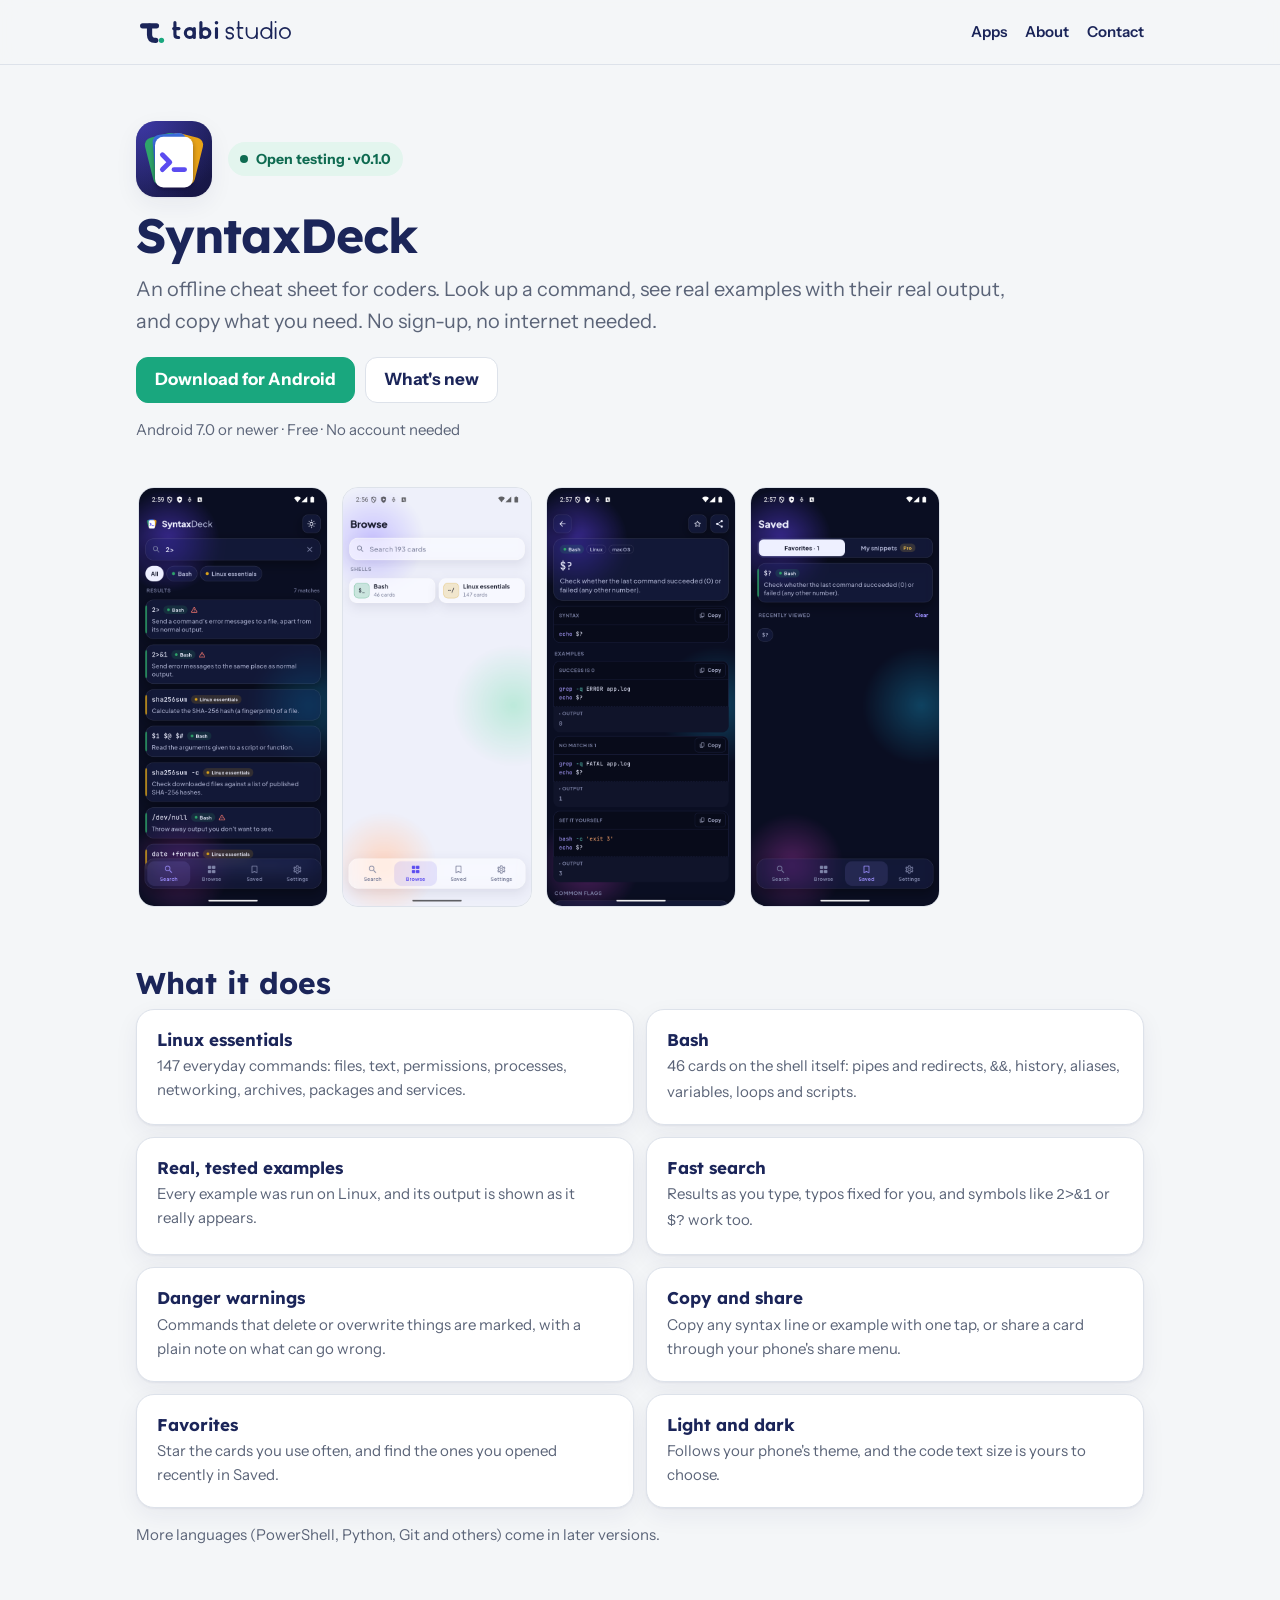
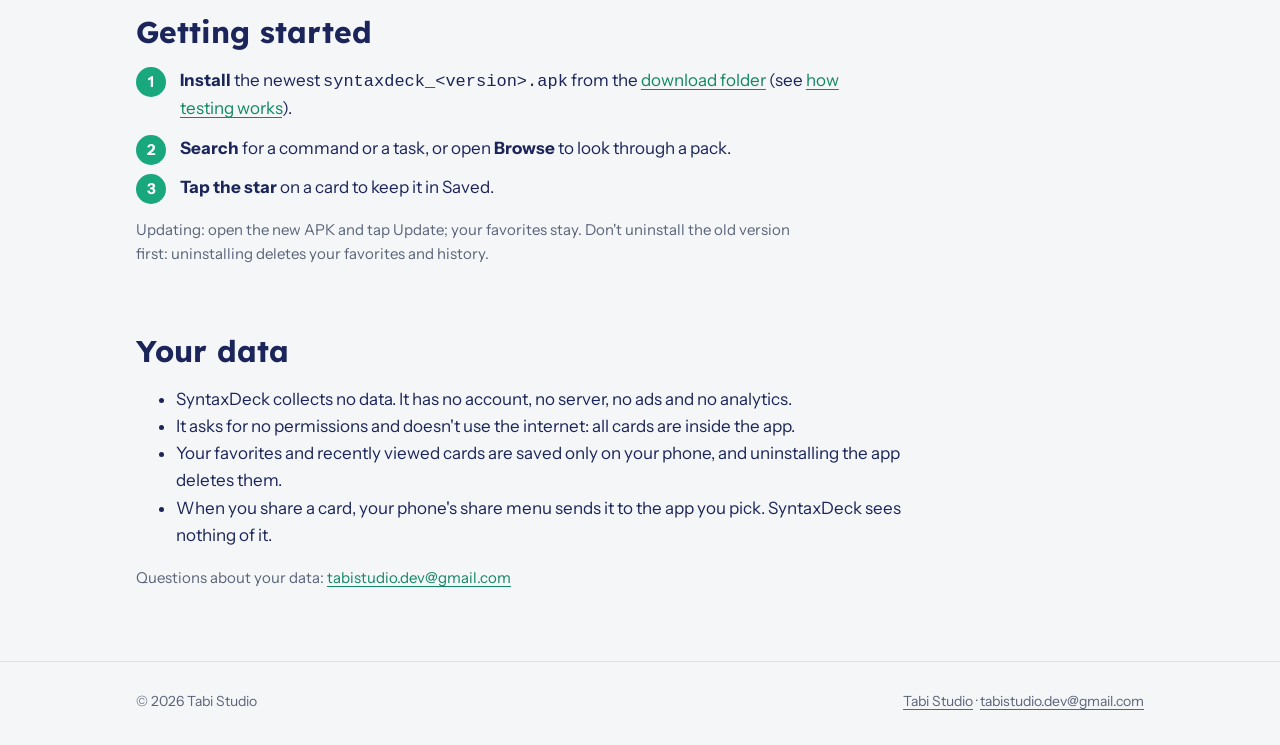
<file: syntaxdeck/index.html>
<!doctype html>
<html lang="en">
<head>
<meta charset="utf-8">
<meta name="viewport" content="width=device-width, initial-scale=1">
<title>SyntaxDeck · Tabi Studio</title>
<meta name="description" content="SyntaxDeck: an offline cheat sheet for coders on Android. Linux commands and Bash with real, tested examples and fast search. Open for testing.">
<meta property="og:title" content="SyntaxDeck by Tabi Studio">
<meta property="og:description" content="An offline cheat sheet for coders: Linux commands and Bash with real, tested examples and fast search.">
<meta property="og:image" content="https://lextabi.github.io/tabistudio/syntaxdeck/screenshots/search_dark.png">
<link rel="icon" href="../favicon-32.png" type="image/png">
<link rel="preconnect" href="https://fonts.googleapis.com">
<link rel="preconnect" href="https://fonts.gstatic.com" crossorigin>
<link rel="stylesheet" href="https://fonts.googleapis.com/css2?family=Instrument+Sans:wght@400;600;700&family=Lexend:wght@500;700&display=swap">
<link rel="stylesheet" href="../style.css">
</head>
<body>
<header class="site-header">
  <div class="wrap">
    <a class="logo" href="../" aria-label="Tabi Studio home">
      <img class="on-light" src="../assets/brand/tabi-lockup-color.svg" alt="tabi studio" width="159" height="30">
      <img class="on-dark" src="../assets/brand/tabi-lockup-white.svg" alt="tabi studio" width="159" height="30">
    </a>
    <nav class="nav"><a href="../#apps">Apps</a><a href="../#about">About</a><a href="../#contact">Contact</a></nav>
  </div>
</header>

<main class="site">
  <div class="wrap">
    <section class="hero">
      <div class="app-head">
        <img class="app-icon" src="../assets/apps/syntaxdeck.svg" alt="" width="76" height="76">
        <div><span class="badge">Open testing · v0.1.0</span></div>
      </div>
      <h1>SyntaxDeck</h1>
      <p class="lead">An offline cheat sheet for coders. Look up a command, see real examples with their real output, and copy what you need. No sign-up, no internet needed.</p>
      <div class="buttons">
        <a class="btn primary" href="https://drive.google.com/drive/folders/1hxsgpmCCn9-vb1rR1pMUIoz9_aeh5L5P?usp=sharing">Download for Android</a>
        <a class="btn" href="changelog.html">What's new</a>
      </div>
      <p class="muted">Android 7.0 or newer · Free · No account needed</p>
    </section>

    <div class="shots" aria-label="Screenshots">
      <img src="screenshots/search_dark.png" alt="Search results for 2&gt; in dark mode" loading="lazy">
      <img src="screenshots/browse_light.png" alt="Browse with the Bash and Linux essentials packs" loading="lazy">
      <img src="screenshots/card_dark.png" alt="The card for $? with examples and output" loading="lazy">
      <img src="screenshots/saved_dark.png" alt="Saved favorites and recently viewed cards" loading="lazy">
    </div>

    <section>
      <h2>What it does</h2>
      <div class="features">
        <div class="card"><h3>Linux essentials</h3><p>147 everyday commands: files, text, permissions, processes, networking, archives, packages and services.</p></div>
        <div class="card"><h3>Bash</h3><p>46 cards on the shell itself: pipes and redirects, <code>&amp;&amp;</code>, history, aliases, variables, loops and scripts.</p></div>
        <div class="card"><h3>Real, tested examples</h3><p>Every example was run on Linux, and its output is shown as it really appears.</p></div>
        <div class="card"><h3>Fast search</h3><p>Results as you type, typos fixed for you, and symbols like <code>2&gt;&amp;1</code> or <code>$?</code> work too.</p></div>
        <div class="card"><h3>Danger warnings</h3><p>Commands that delete or overwrite things are marked, with a plain note on what can go wrong.</p></div>
        <div class="card"><h3>Copy and share</h3><p>Copy any syntax line or example with one tap, or share a card through your phone's share menu.</p></div>
        <div class="card"><h3>Favorites</h3><p>Star the cards you use often, and find the ones you opened recently in Saved.</p></div>
        <div class="card"><h3>Light and dark</h3><p>Follows your phone's theme, and the code text size is yours to choose.</p></div>
      </div>
      <p class="muted">More languages (PowerShell, Python, Git and others) come in later versions.</p>
    </section>

    <section>
      <h2>Getting started</h2>
      <ol class="steps">
        <li><strong>Install</strong> the newest <code>syntaxdeck_&lt;version&gt;.apk</code> from the <a href="https://drive.google.com/drive/folders/1hxsgpmCCn9-vb1rR1pMUIoz9_aeh5L5P?usp=sharing">download folder</a> (see <a href="../#testing">how testing works</a>).</li>
        <li><strong>Search</strong> for a command or a task, or open <strong>Browse</strong> to look through a pack.</li>
        <li><strong>Tap the star</strong> on a card to keep it in Saved.</li>
      </ol>
      <p class="muted">Updating: open the new APK and tap Update; your favorites stay. Don't uninstall the old version first: uninstalling deletes your favorites and history.</p>
    </section>

    <section id="privacy">
      <h2>Your data</h2>
      <ul>
        <li>SyntaxDeck collects no data. It has no account, no server, no ads and no analytics.</li>
        <li>It asks for no permissions and doesn't use the internet: all cards are inside the app.</li>
        <li>Your favorites and recently viewed cards are saved only on your phone, and uninstalling the app deletes them.</li>
        <li>When you share a card, your phone's share menu sends it to the app you pick. SyntaxDeck sees nothing of it.</li>
      </ul>
      <p class="muted">Questions about your data: <a href="mailto:tabistudio.dev@gmail.com">tabistudio.dev@gmail.com</a></p>
    </section>
  </div>
</main>

<footer class="site-footer">
  <div class="wrap">
    <span>&copy; 2026 Tabi Studio</span>
    <span><a href="../">Tabi Studio</a> · <a href="mailto:tabistudio.dev@gmail.com">tabistudio.dev@gmail.com</a></span>
  </div>
</footer>
</body>
</html>
</file>
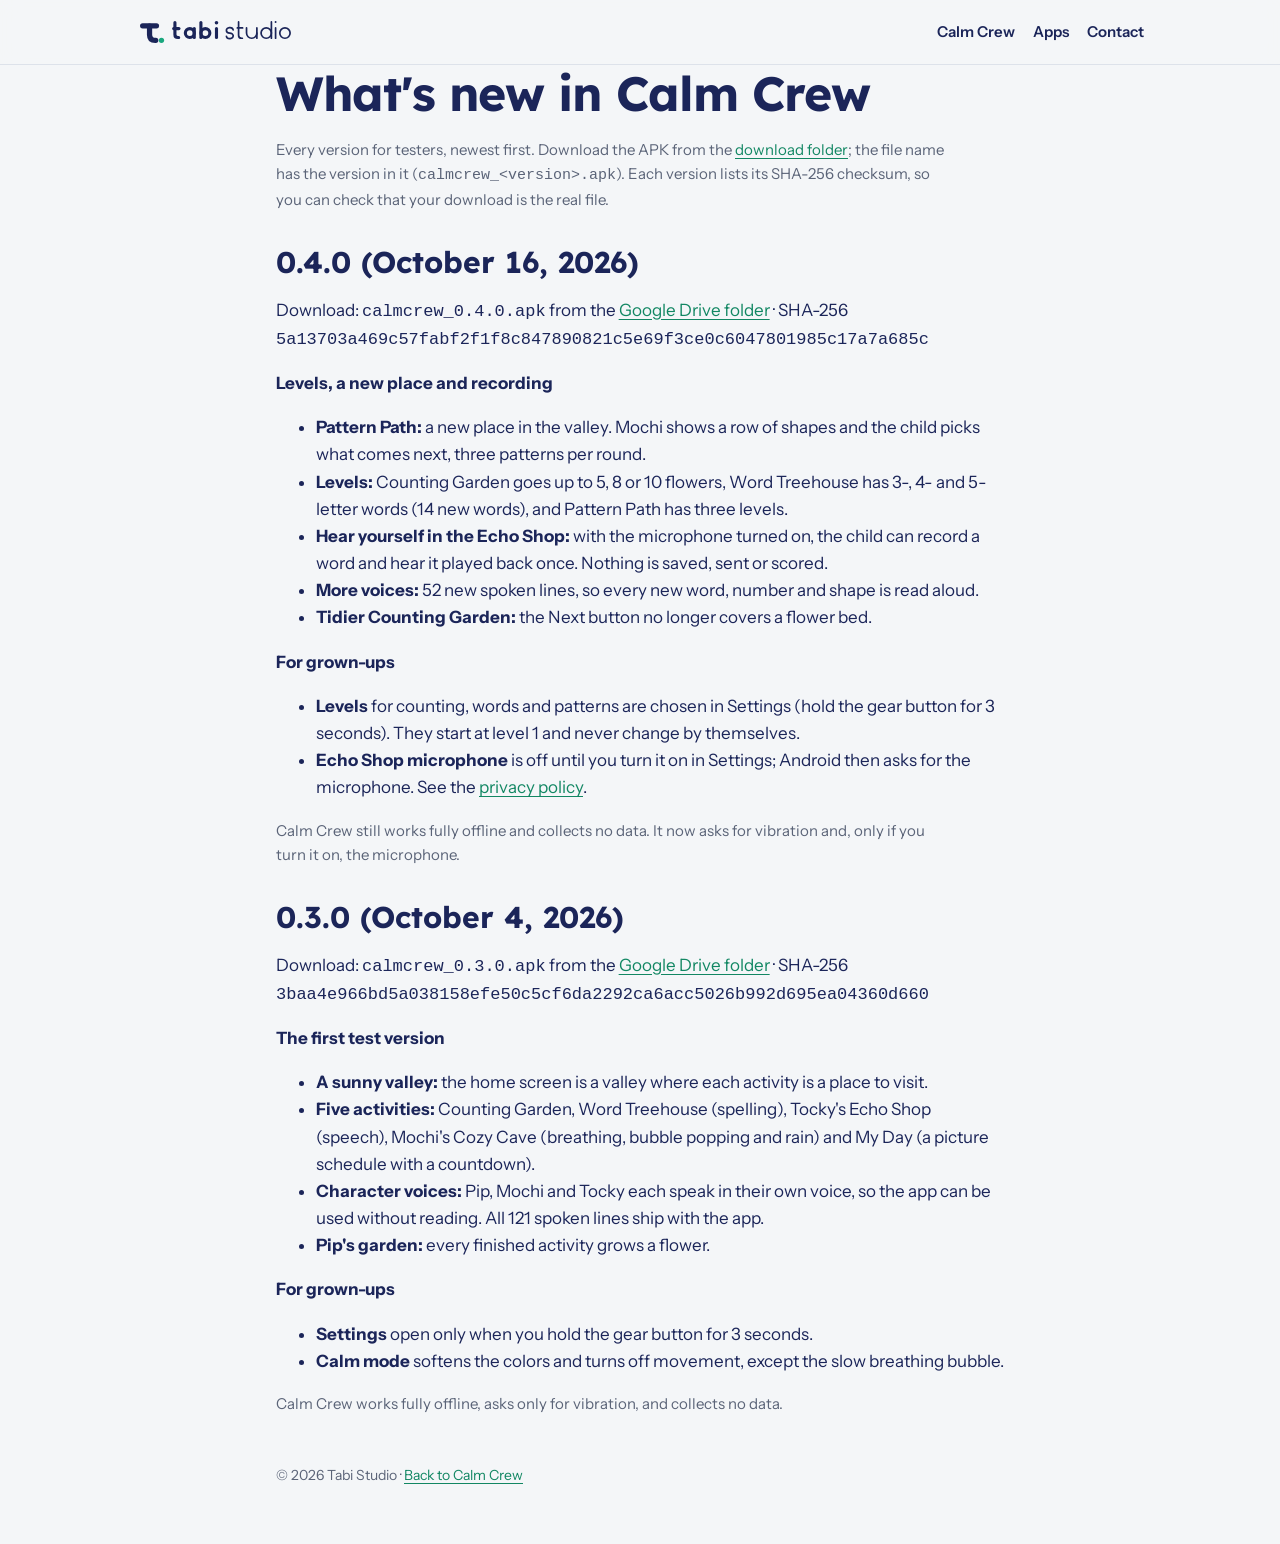
<file: calm-crew/changelog.html>
<!doctype html>
<html lang="en">
<head>
<meta charset="utf-8">
<meta name="viewport" content="width=device-width, initial-scale=1">
<title>What's new in Calm Crew</title>
<meta name="description" content="Every Calm Crew version for testers: what changed, how to update, and each APK's SHA-256 checksum.">
<link rel="icon" href="../favicon-32.png" type="image/png">
<link rel="preconnect" href="https://fonts.googleapis.com">
<link rel="preconnect" href="https://fonts.gstatic.com" crossorigin>
<link rel="stylesheet" href="https://fonts.googleapis.com/css2?family=Instrument+Sans:wght@400;600;700&family=Lexend:wght@500;700&display=swap">
<link rel="stylesheet" href="../style.css">
</head>
<body>
<header class="site-header">
  <div class="wrap">
    <a class="logo" href="../" aria-label="Tabi Studio home">
      <img class="on-light" src="../assets/brand/tabi-lockup-color.svg" alt="tabi studio" width="159" height="30">
      <img class="on-dark" src="../assets/brand/tabi-lockup-white.svg" alt="tabi studio" width="159" height="30">
    </a>
    <nav class="nav"><a href="./">Calm Crew</a><a href="../#apps">Apps</a><a href="../#contact">Contact</a></nav>
  </div>
</header>
<main>

  <h1>What's new in Calm Crew</h1>
  <p class="muted">Every version for testers, newest first. Download the APK from the
  <a href="https://drive.google.com/drive/folders/1st54mq-C1MLj0puG_kujj8EophPT99qO?usp=sharing">download folder</a>; the file name has the version in it
  (<code>calmcrew_&lt;version&gt;.apk</code>). Each version lists its SHA-256 checksum, so you can check
  that your download is the real file.</p>

  <h2 id="v0-4-0">0.4.0 (October 16, 2026)</h2>
  <p>Download: <code>calmcrew_0.4.0.apk</code> from the <a href="https://drive.google.com/drive/folders/1st54mq-C1MLj0puG_kujj8EophPT99qO?usp=sharing">Google Drive folder</a> · SHA-256 <code>5a13703a469c57fabf2f1f8c847890821c5e69f3ce0c6047801985c17a7a685c</code></p>
  <p><strong>Levels, a new place and recording</strong></p>
  <ul>
  <li><strong>Pattern Path:</strong> a new place in the valley. Mochi shows a row of shapes and the child picks what comes next, three patterns per round.
  </li>
  <li><strong>Levels:</strong> Counting Garden goes up to 5, 8 or 10 flowers, Word Treehouse has 3-, 4- and 5-letter words (14 new words), and Pattern Path has three levels.
  </li>
  <li><strong>Hear yourself in the Echo Shop:</strong> with the microphone turned on, the child can record a word and hear it played back once. Nothing is saved, sent or scored.
  </li>
  <li><strong>More voices:</strong> 52 new spoken lines, so every new word, number and shape is read aloud.
  </li>
  <li><strong>Tidier Counting Garden:</strong> the Next button no longer covers a flower bed.
  </li></ul>
  <p><strong>For grown-ups</strong></p>
  <ul>
  <li><strong>Levels</strong> for counting, words and patterns are chosen in Settings (hold the gear button for 3 seconds). They start at level 1 and never change by themselves.
  </li>
  <li><strong>Echo Shop microphone</strong> is off until you turn it on in Settings; Android then asks for the microphone. See the <a href="privacy.html">privacy policy</a>.
  </li></ul>
  <p class="muted">Calm Crew still works fully offline and collects no data. It now asks for vibration and, only if you turn it on, the microphone.</p>

  <h2 id="v0-3-0">0.3.0 (October 4, 2026)</h2>
  <p>Download: <code>calmcrew_0.3.0.apk</code> from the <a href="https://drive.google.com/drive/folders/1st54mq-C1MLj0puG_kujj8EophPT99qO?usp=sharing">Google Drive folder</a> · SHA-256 <code>3baa4e966bd5a038158efe50c5cf6da2292ca6acc5026b992d695ea04360d660</code></p>
  <p><strong>The first test version</strong></p>
  <ul>
  <li><strong>A sunny valley:</strong> the home screen is a valley where each activity is a place to visit.
  </li>
  <li><strong>Five activities:</strong> Counting Garden, Word Treehouse (spelling), Tocky's Echo Shop (speech), Mochi's Cozy Cave (breathing, bubble popping and rain) and My Day (a picture schedule with a countdown).
  </li>
  <li><strong>Character voices:</strong> Pip, Mochi and Tocky each speak in their own voice, so the app can be used without reading. All 121 spoken lines ship with the app.
  </li>
  <li><strong>Pip's garden:</strong> every finished activity grows a flower.
  </li></ul>
  <p><strong>For grown-ups</strong></p>
  <ul>
  <li><strong>Settings</strong> open only when you hold the gear button for 3 seconds.
  </li>
  <li><strong>Calm mode</strong> softens the colors and turns off movement, except the slow breathing bubble.
  </li></ul>
  <p class="muted">Calm Crew works fully offline, asks only for vibration, and collects no data.</p>

  <footer>&copy; 2026 Tabi Studio &middot; <a href="./">Back to Calm Crew</a></footer>
</main>
</body>
</html>
</file>
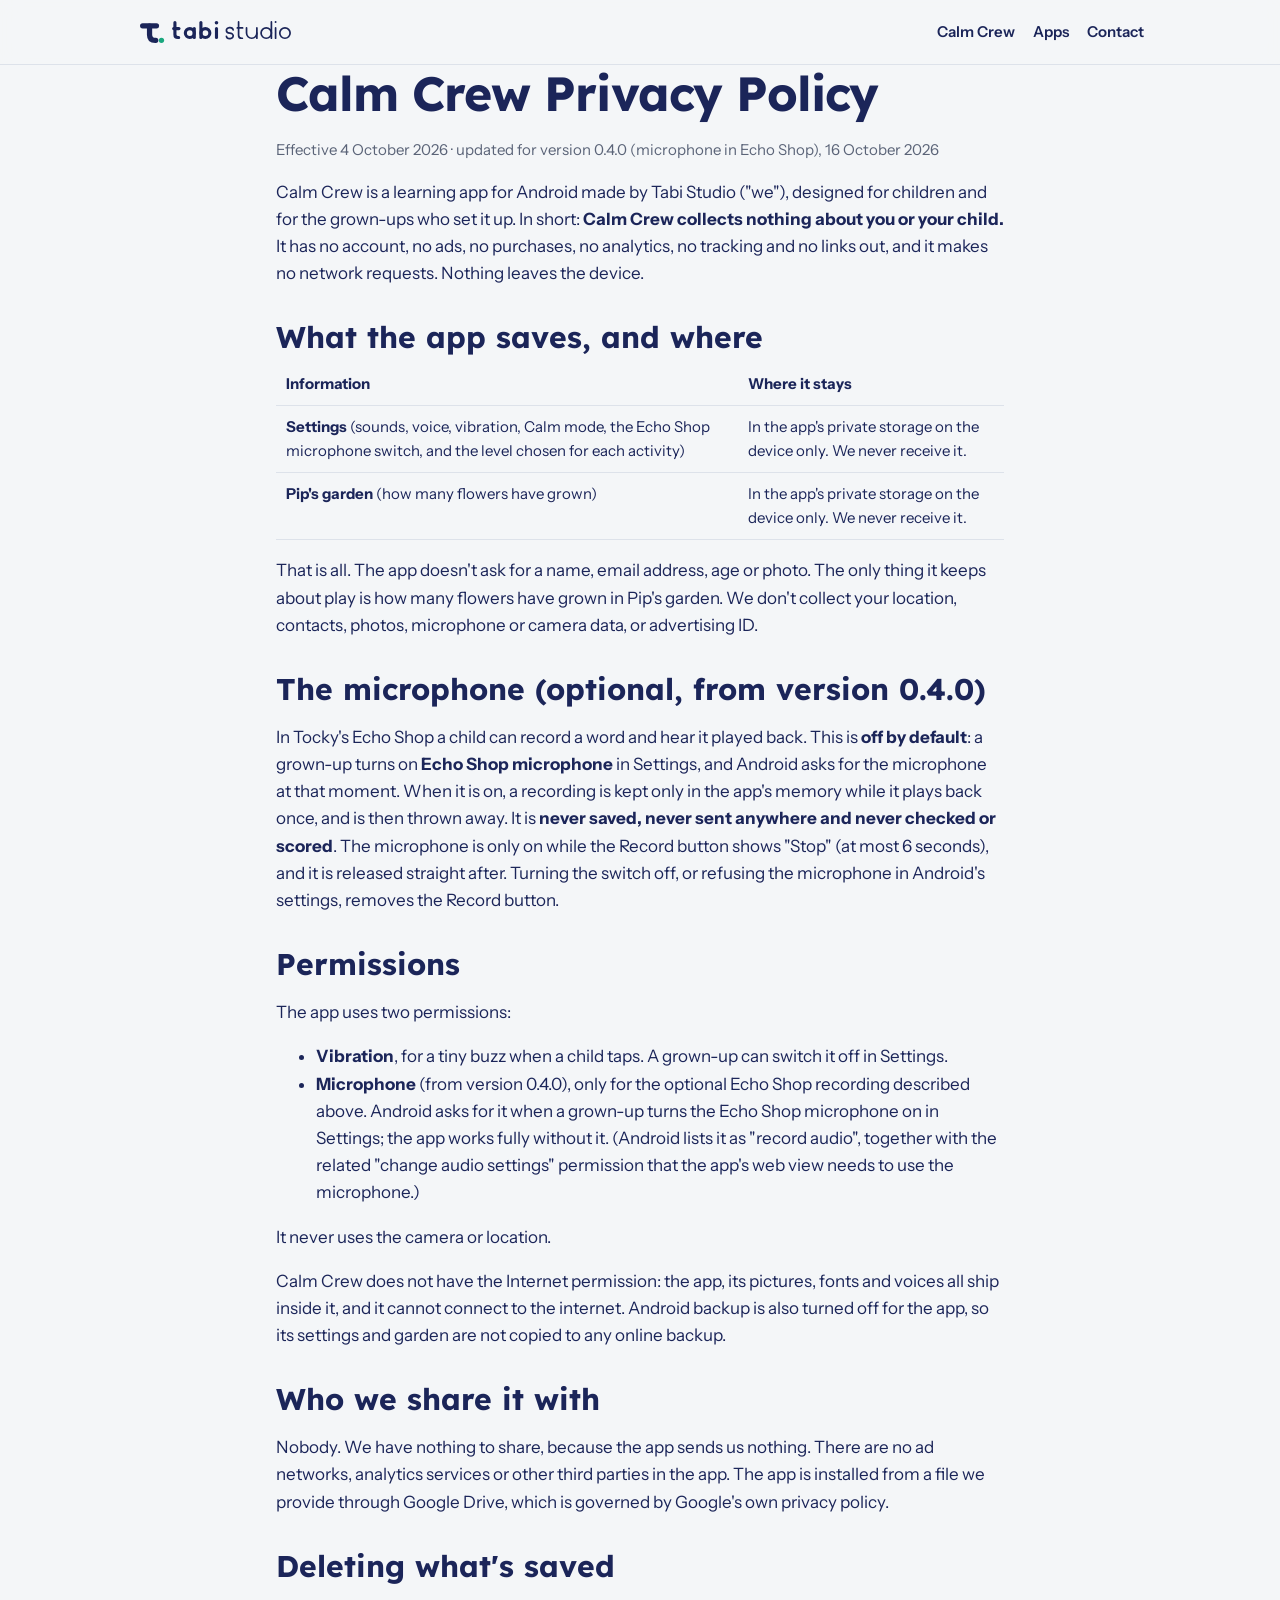
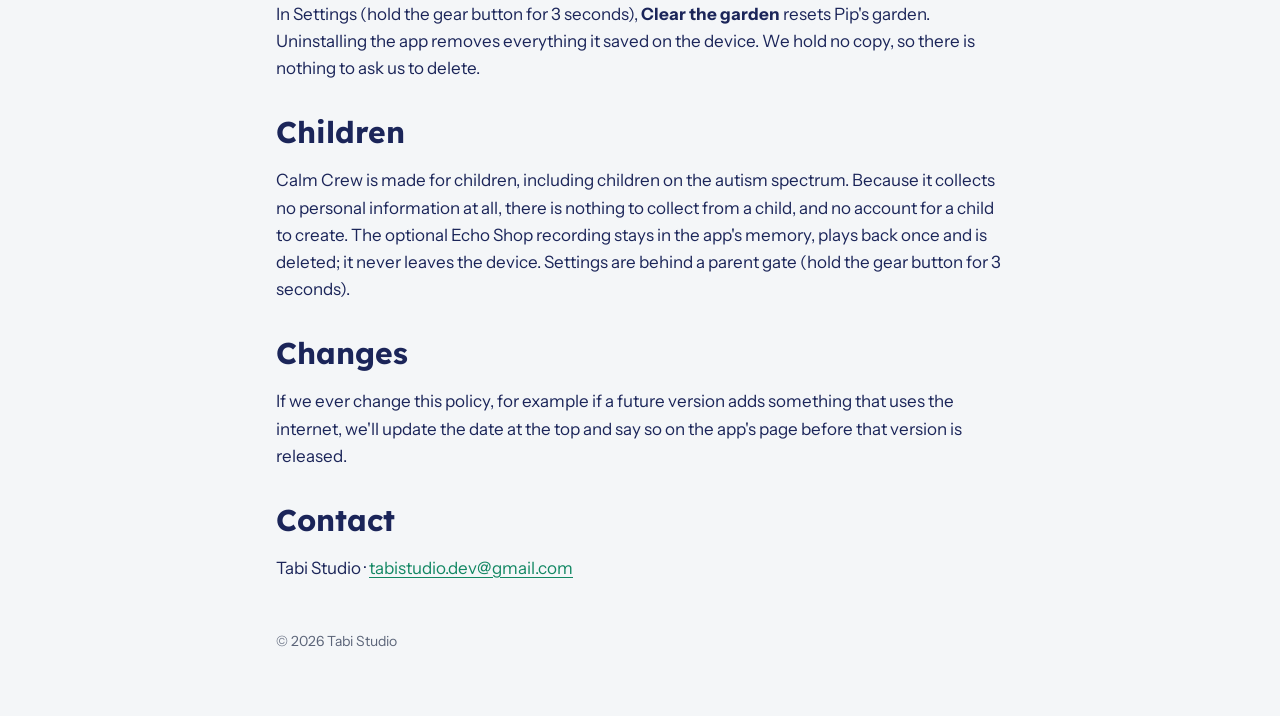
<file: calm-crew/privacy.html>
<!doctype html>
<html lang="en">
<head>
<meta charset="utf-8">
<meta name="viewport" content="width=device-width, initial-scale=1">
<title>Calm Crew Privacy Policy</title>
<link rel="icon" href="../favicon-32.png" type="image/png">
<link rel="preconnect" href="https://fonts.googleapis.com">
<link rel="preconnect" href="https://fonts.gstatic.com" crossorigin>
<link rel="stylesheet" href="https://fonts.googleapis.com/css2?family=Instrument+Sans:wght@400;600;700&family=Lexend:wght@500;700&display=swap">
<link rel="stylesheet" href="../style.css">
</head>
<body>
<header class="site-header">
  <div class="wrap">
    <a class="logo" href="../" aria-label="Tabi Studio home">
      <img class="on-light" src="../assets/brand/tabi-lockup-color.svg" alt="tabi studio" width="159" height="30">
      <img class="on-dark" src="../assets/brand/tabi-lockup-white.svg" alt="tabi studio" width="159" height="30">
    </a>
    <nav class="nav"><a href="./">Calm Crew</a><a href="../#apps">Apps</a><a href="../#contact">Contact</a></nav>
  </div>
</header>
<main>

  <h1>Calm Crew Privacy Policy</h1>
  <p class="muted">Effective 4 October 2026 &middot; updated for version 0.4.0 (microphone in Echo Shop), 16 October 2026</p>

  <p>Calm Crew is a learning app for Android made by Tabi Studio ("we"), designed for children and for the grown-ups
  who set it up. In short: <strong>Calm Crew collects nothing about you or your child.</strong> It has no account,
  no ads, no purchases, no analytics, no tracking and no links out, and it makes no network requests. Nothing
  leaves the device.</p>

  <h2>What the app saves, and where</h2>
  <div class="table-wrap">
  <table>
    <tr><th>Information</th><th>Where it stays</th></tr>
    <tr><td><strong>Settings</strong> (sounds, voice, vibration, Calm mode, the Echo Shop microphone switch, and the level chosen for each activity)</td>
        <td>In the app's private storage on the device only. We never receive it.</td></tr>
    <tr><td><strong>Pip's garden</strong> (how many flowers have grown)</td>
        <td>In the app's private storage on the device only. We never receive it.</td></tr>
  </table>
  </div>
  <p>That is all. The app doesn't ask for a name, email address, age or photo. The only thing it keeps about play
is how many flowers have grown in Pip's garden. We don't collect your location, contacts, photos, microphone
or camera data, or advertising ID.</p>

<h2>The microphone (optional, from version 0.4.0)</h2>
<p>In Tocky's Echo Shop a child can record a word and hear it played back. This is <strong>off by default</strong>:
a grown-up turns on <strong>Echo Shop microphone</strong> in Settings, and Android asks for the microphone at
that moment. When it is on, a recording is kept only in the app's memory while it plays back once, and is then
thrown away. It is <strong>never saved, never sent anywhere and never checked or scored</strong>. The microphone
is only on while the Record button shows "Stop" (at most 6 seconds), and it is released straight after.
Turning the switch off, or refusing the microphone in Android's settings, removes the Record button.</p>

  <h2>Permissions</h2>
  <p>The app uses two permissions:</p>
<ul>
<li><strong>Vibration</strong>, for a tiny buzz when a child taps. A grown-up can switch it off in Settings.</li>
<li><strong>Microphone</strong> (from version 0.4.0), only for the optional Echo Shop recording described above.
Android asks for it when a grown-up turns the Echo Shop microphone on in Settings; the app works fully without it.
(Android lists it as "record audio", together with the related "change audio settings" permission that the
app's web view needs to use the microphone.)</li>
</ul>
<p>It never uses the camera or location.</p>
  <p>Calm Crew does not have the Internet permission: the app, its pictures, fonts and voices all ship inside
  it, and it cannot connect to the internet. Android backup is also turned off for the app, so its settings
  and garden are not copied to any online backup.</p>

  <h2>Who we share it with</h2>
  <p>Nobody. We have nothing to share, because the app sends us nothing. There are no ad networks, analytics
  services or other third parties in the app. The app is installed from a file we provide through Google Drive,
  which is governed by Google's own privacy policy.</p>

  <h2>Deleting what's saved</h2>
  <p>In Settings (hold the gear button for 3 seconds), <strong>Clear the garden</strong> resets Pip's garden.
  Uninstalling the app removes everything it saved on the device. We hold no copy, so there is nothing to ask
  us to delete.</p>

  <h2>Children</h2>
  <p>Calm Crew is made for children, including children on the autism spectrum. Because it collects no personal
  information at all, there is nothing to collect from a child, and no account for a child to create. The optional
Echo Shop recording stays in the app's memory, plays back once and is deleted; it never leaves the device.
  Settings are behind a parent gate (hold the gear button for 3 seconds).</p>

  <h2>Changes</h2>
  <p>If we ever change this policy, for example if a future version adds something that uses the internet, we'll
  update the date at the top and say so on the app's page before that version is released.</p>

  <h2>Contact</h2>
  <p>Tabi Studio &middot; <a href="mailto:tabistudio.dev@gmail.com">tabistudio.dev@gmail.com</a></p>

  <footer>&copy; 2026 Tabi Studio</footer>
</main>
</body>
</html>
</file>
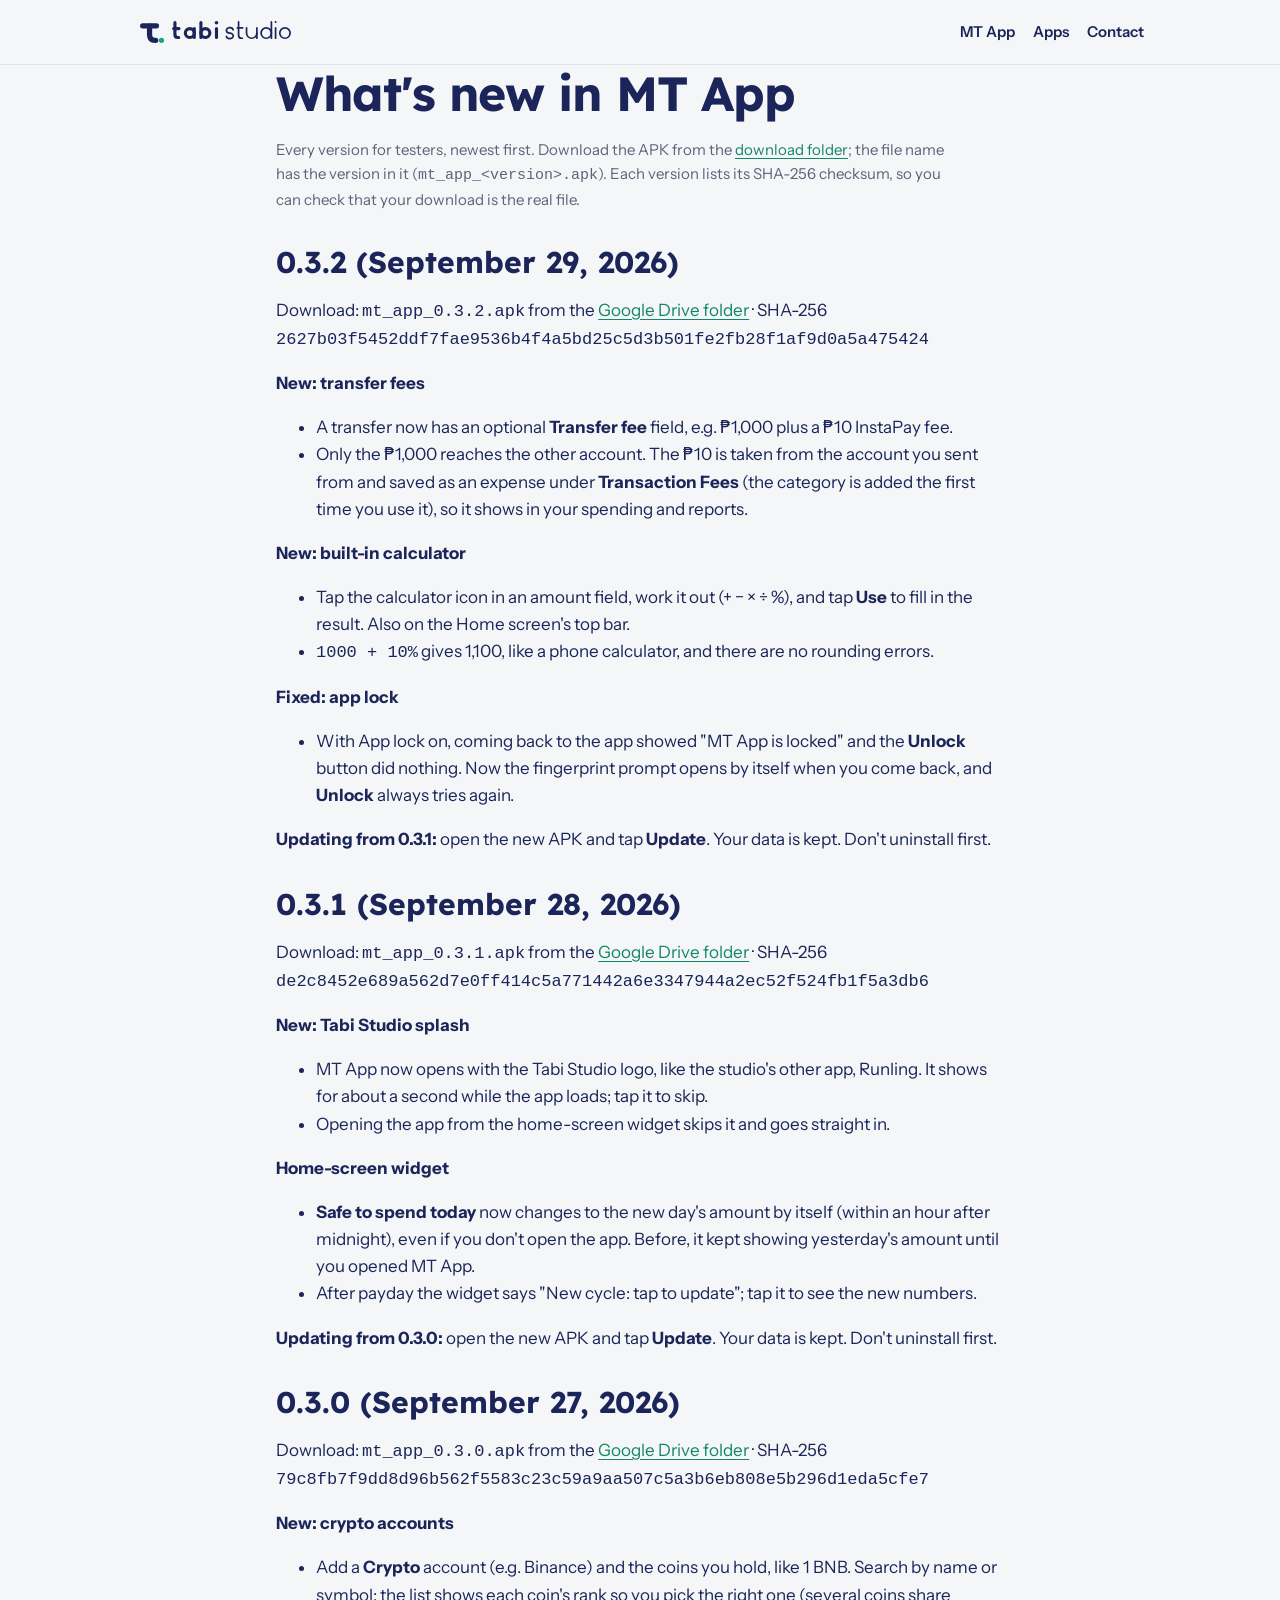
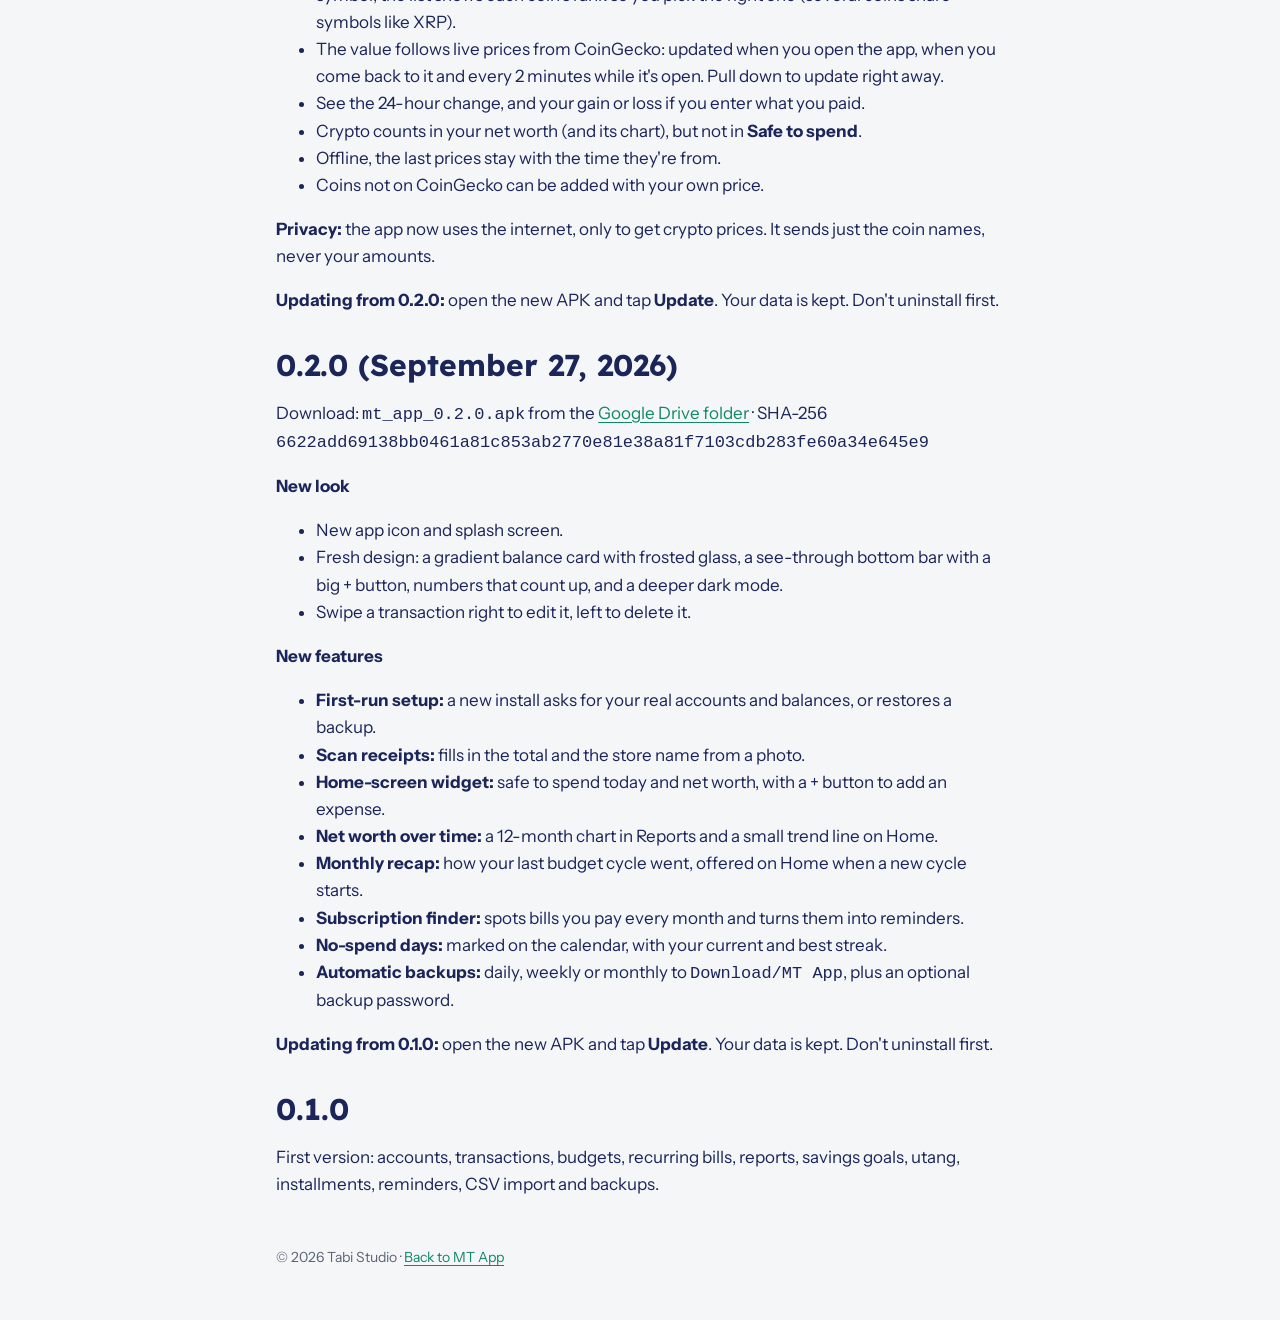
<file: mt-app/changelog.html>
<!doctype html>
<html lang="en">
<head>
<meta charset="utf-8">
<meta name="viewport" content="width=device-width, initial-scale=1">
<title>What's new in MT App</title>
<meta name="description" content="Every MT App version for testers: what changed, how to update, and each APK's SHA-256 checksum.">
<link rel="icon" href="../favicon-32.png" type="image/png">
<link rel="preconnect" href="https://fonts.googleapis.com">
<link rel="preconnect" href="https://fonts.gstatic.com" crossorigin>
<link rel="stylesheet" href="https://fonts.googleapis.com/css2?family=Instrument+Sans:wght@400;600;700&family=Lexend:wght@500;700&display=swap">
<link rel="stylesheet" href="../style.css">
</head>
<body>
<header class="site-header">
  <div class="wrap">
    <a class="logo" href="../" aria-label="Tabi Studio home">
      <img class="on-light" src="../assets/brand/tabi-lockup-color.svg" alt="tabi studio" width="159" height="30">
      <img class="on-dark" src="../assets/brand/tabi-lockup-white.svg" alt="tabi studio" width="159" height="30">
    </a>
    <nav class="nav"><a href="./">MT App</a><a href="../#apps">Apps</a><a href="../#contact">Contact</a></nav>
  </div>
</header>
<main>

  <h1>What's new in MT App</h1>
  <p class="muted">Every version for testers, newest first. Download the APK from the
  <a href="https://drive.google.com/drive/folders/1sWWszXSHRBOq0uFsS5x2ZFQ3K0VYuake?usp=sharing">download folder</a>; the file name has the version in it
  (<code>mt_app_&lt;version&gt;.apk</code>). Each version lists its SHA-256 checksum, so you can check
  that your download is the real file.</p>

  <h2 id="v0-3-2">0.3.2 (September 29, 2026)</h2>
  <p>Download: <code>mt_app_0.3.2.apk</code> from the <a href="https://drive.google.com/drive/folders/1sWWszXSHRBOq0uFsS5x2ZFQ3K0VYuake?usp=sharing">Google Drive folder</a> · SHA-256 <code>2627b03f5452ddf7fae9536b4f4a5bd25c5d3b501fe2fb28f1af9d0a5a475424</code></p>
  <p><strong>New: transfer fees</strong></p>
  <ul>
  <li>A transfer now has an optional <strong>Transfer fee</strong> field, e.g. ₱1,000 plus a ₱10 InstaPay fee.
  </li>
  <li>Only the ₱1,000 reaches the other account. The ₱10 is taken from the account you sent from and saved as an expense under <strong>Transaction Fees</strong> (the category is added the first time you use it), so it shows in your spending and reports.
  </li></ul>
  <p><strong>New: built-in calculator</strong></p>
  <ul>
  <li>Tap the calculator icon in an amount field, work it out (+ − × ÷ %), and tap <strong>Use</strong> to fill in the result. Also on the Home screen's top bar.
  </li>
  <li><code>1000 + 10%</code> gives 1,100, like a phone calculator, and there are no rounding errors.
  </li></ul>
  <p><strong>Fixed: app lock</strong></p>
  <ul>
  <li>With App lock on, coming back to the app showed "MT App is locked" and the <strong>Unlock</strong> button did nothing. Now the fingerprint prompt opens by itself when you come back, and <strong>Unlock</strong> always tries again.
  </li></ul>
  <p><strong>Updating from 0.3.1:</strong> open the new APK and tap <strong>Update</strong>. Your data is kept. Don't uninstall first.</p>
  <h2 id="v0-3-1">0.3.1 (September 28, 2026)</h2>
  <p>Download: <code>mt_app_0.3.1.apk</code> from the <a href="https://drive.google.com/drive/folders/1sWWszXSHRBOq0uFsS5x2ZFQ3K0VYuake?usp=sharing">Google Drive folder</a> · SHA-256 <code>de2c8452e689a562d7e0ff414c5a771442a6e3347944a2ec52f524fb1f5a3db6</code></p>
  <p><strong>New: Tabi Studio splash</strong></p>
  <ul>
  <li>MT App now opens with the Tabi Studio logo, like the studio's other app, Runling. It shows for about a second while the app loads; tap it to skip.
  </li>
  <li>Opening the app from the home-screen widget skips it and goes straight in.
  </li></ul>
  <p><strong>Home-screen widget</strong></p>
  <ul>
  <li><strong>Safe to spend today</strong> now changes to the new day's amount by itself (within an hour after midnight), even if you don't open the app. Before, it kept showing yesterday's amount until you opened MT App.
  </li>
  <li>After payday the widget says "New cycle: tap to update"; tap it to see the new numbers.
  </li></ul>
  <p><strong>Updating from 0.3.0:</strong> open the new APK and tap <strong>Update</strong>. Your data is kept. Don't uninstall first.</p>
  <h2 id="v0-3-0">0.3.0 (September 27, 2026)</h2>
  <p>Download: <code>mt_app_0.3.0.apk</code> from the <a href="https://drive.google.com/drive/folders/1sWWszXSHRBOq0uFsS5x2ZFQ3K0VYuake?usp=sharing">Google Drive folder</a> · SHA-256 <code>79c8fb7f9dd8d96b562f5583c23c59a9aa507c5a3b6eb808e5b296d1eda5cfe7</code></p>
  <p><strong>New: crypto accounts</strong></p>
  <ul>
  <li>Add a <strong>Crypto</strong> account (e.g. Binance) and the coins you hold, like 1 BNB. Search by name or symbol; the list shows each coin's rank so you pick the right one (several coins share symbols like XRP).
  </li>
  <li>The value follows live prices from CoinGecko: updated when you open the app, when you come back to it and every 2 minutes while it's open. Pull down to update right away.
  </li>
  <li>See the 24-hour change, and your gain or loss if you enter what you paid.
  </li>
  <li>Crypto counts in your net worth (and its chart), but not in <strong>Safe to spend</strong>.
  </li>
  <li>Offline, the last prices stay with the time they're from.
  </li>
  <li>Coins not on CoinGecko can be added with your own price.
  </li></ul>
  <p><strong>Privacy:</strong> the app now uses the internet, only to get crypto prices. It sends just the coin names, never your amounts.</p>
  <p><strong>Updating from 0.2.0:</strong> open the new APK and tap <strong>Update</strong>. Your data is kept. Don't uninstall first.</p>
  <h2 id="v0-2-0">0.2.0 (September 27, 2026)</h2>
  <p>Download: <code>mt_app_0.2.0.apk</code> from the <a href="https://drive.google.com/drive/folders/1sWWszXSHRBOq0uFsS5x2ZFQ3K0VYuake?usp=sharing">Google Drive folder</a> · SHA-256 <code>6622add69138bb0461a81c853ab2770e81e38a81f7103cdb283fe60a34e645e9</code></p>
  <p><strong>New look</strong></p>
  <ul>
  <li>New app icon and splash screen.
  </li>
  <li>Fresh design: a gradient balance card with frosted glass, a see-through bottom bar with a big + button, numbers that count up, and a deeper dark mode.
  </li>
  <li>Swipe a transaction right to edit it, left to delete it.
  </li></ul>
  <p><strong>New features</strong></p>
  <ul>
  <li><strong>First-run setup:</strong> a new install asks for your real accounts and balances, or restores a backup.
  </li>
  <li><strong>Scan receipts:</strong> fills in the total and the store name from a photo.
  </li>
  <li><strong>Home-screen widget:</strong> safe to spend today and net worth, with a + button to add an expense.
  </li>
  <li><strong>Net worth over time:</strong> a 12-month chart in Reports and a small trend line on Home.
  </li>
  <li><strong>Monthly recap:</strong> how your last budget cycle went, offered on Home when a new cycle starts.
  </li>
  <li><strong>Subscription finder:</strong> spots bills you pay every month and turns them into reminders.
  </li>
  <li><strong>No-spend days:</strong> marked on the calendar, with your current and best streak.
  </li>
  <li><strong>Automatic backups:</strong> daily, weekly or monthly to <code>Download/MT App</code>, plus an optional backup password.
  </li></ul>
  <p><strong>Updating from 0.1.0:</strong> open the new APK and tap <strong>Update</strong>. Your data is kept. Don't uninstall first.</p>
  <h2 id="v0-1-0">0.1.0</h2>
  <p>First version: accounts, transactions, budgets, recurring bills, reports, savings goals, utang, installments, reminders, CSV import and backups.</p>

  <footer>&copy; 2026 Tabi Studio &middot; <a href="./">Back to MT App</a></footer>
</main>
</body>
</html>
</file>
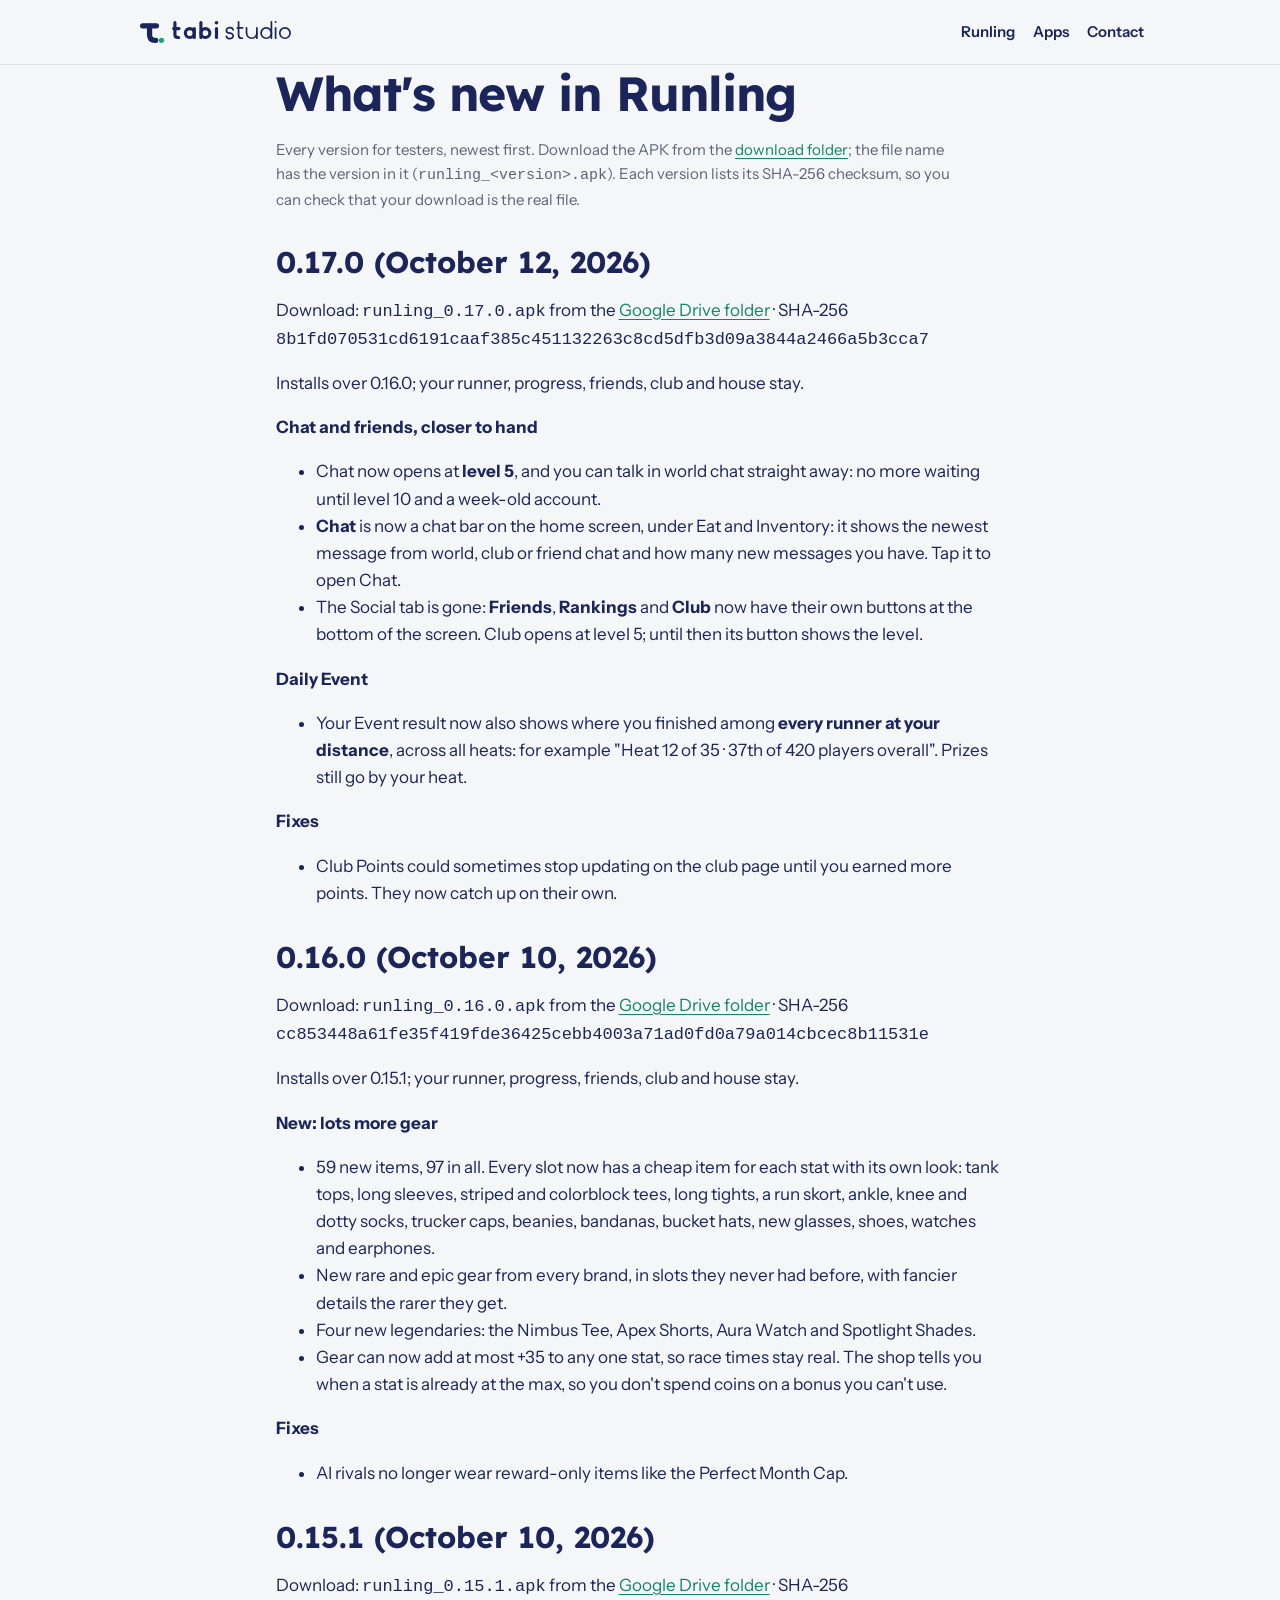
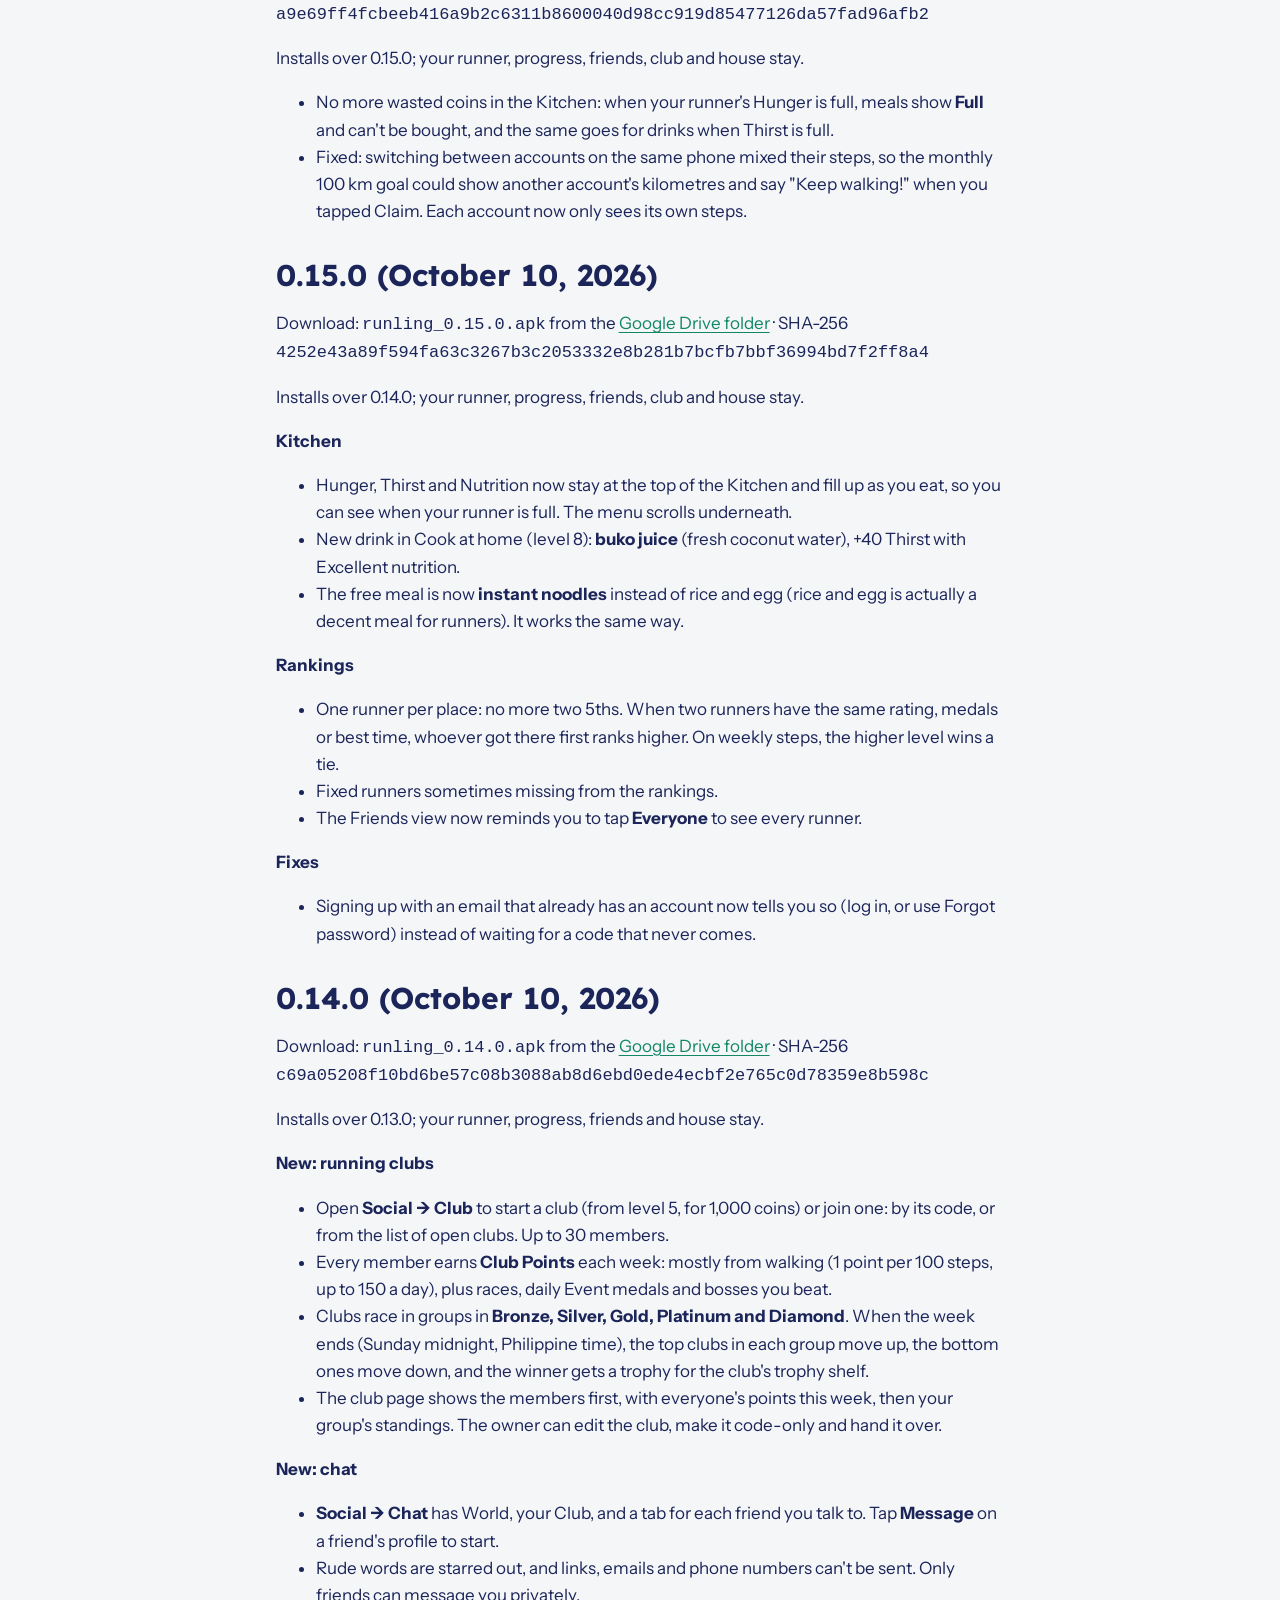
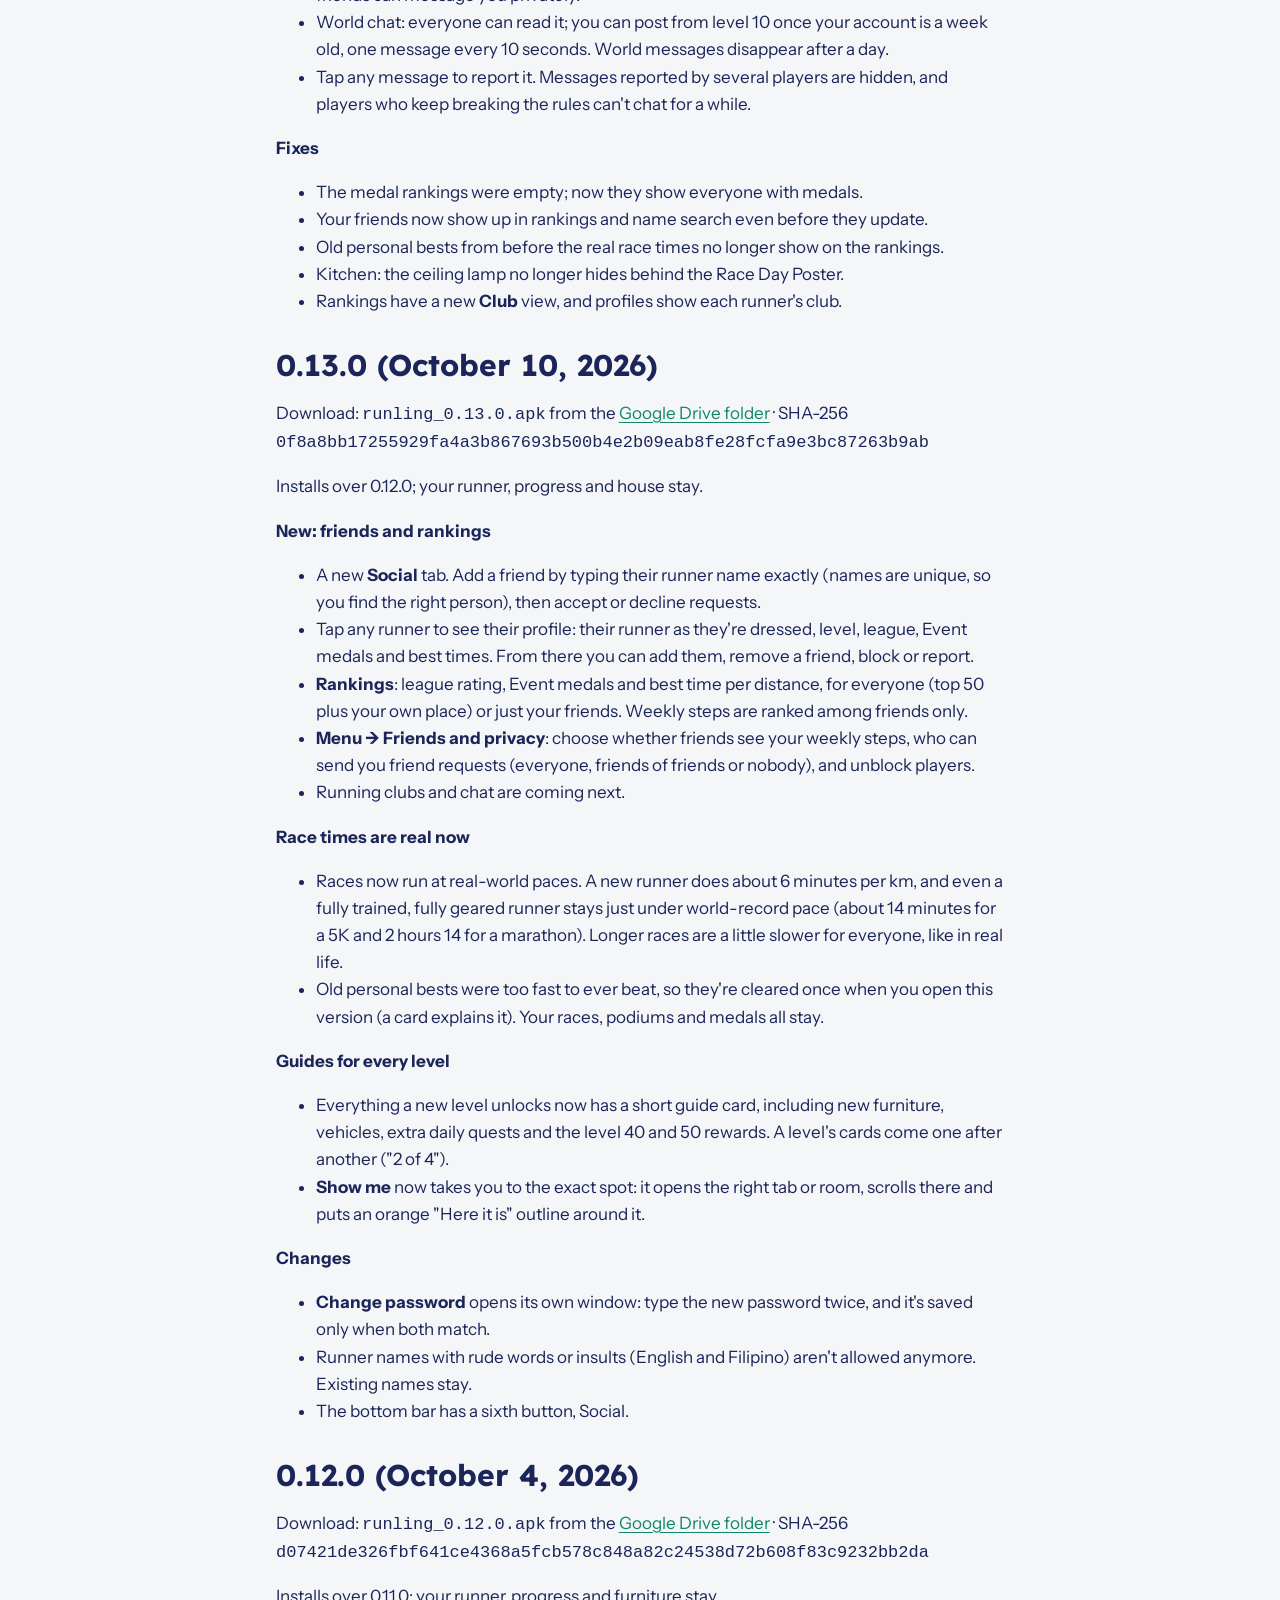
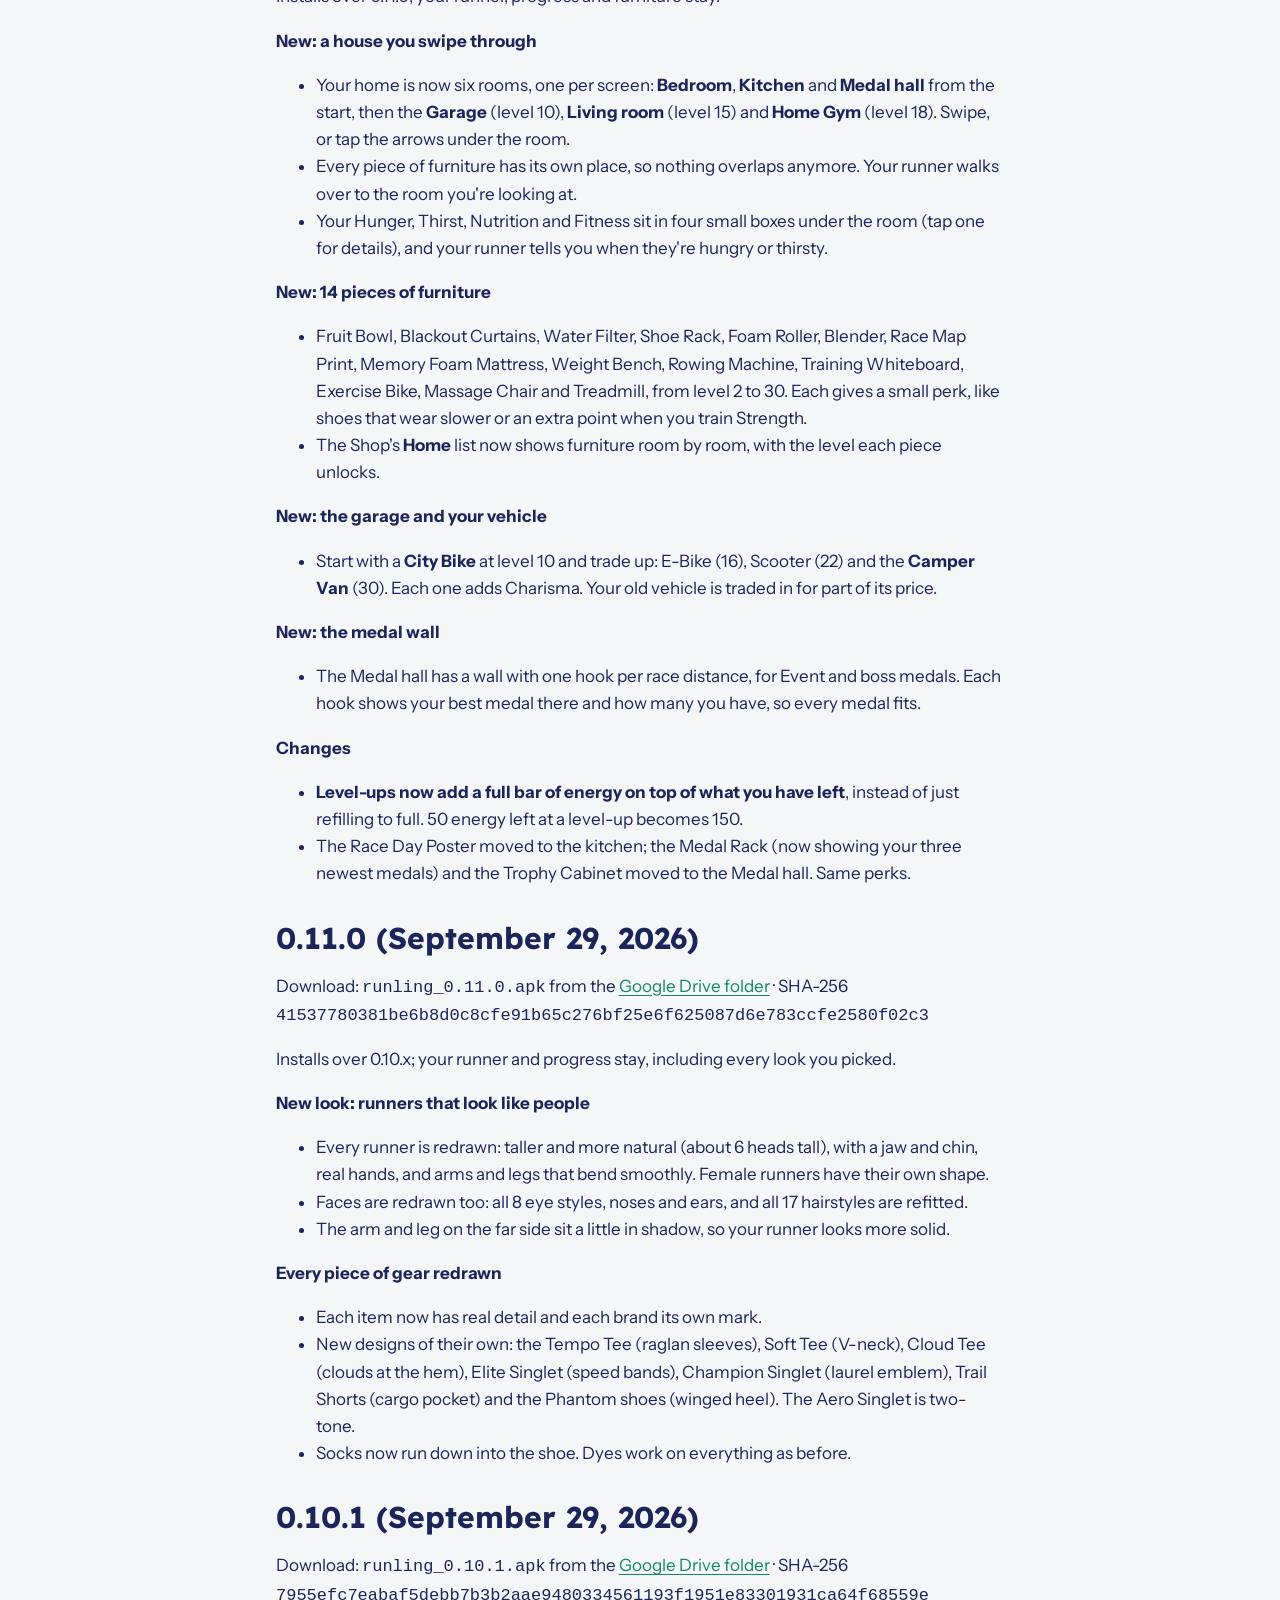
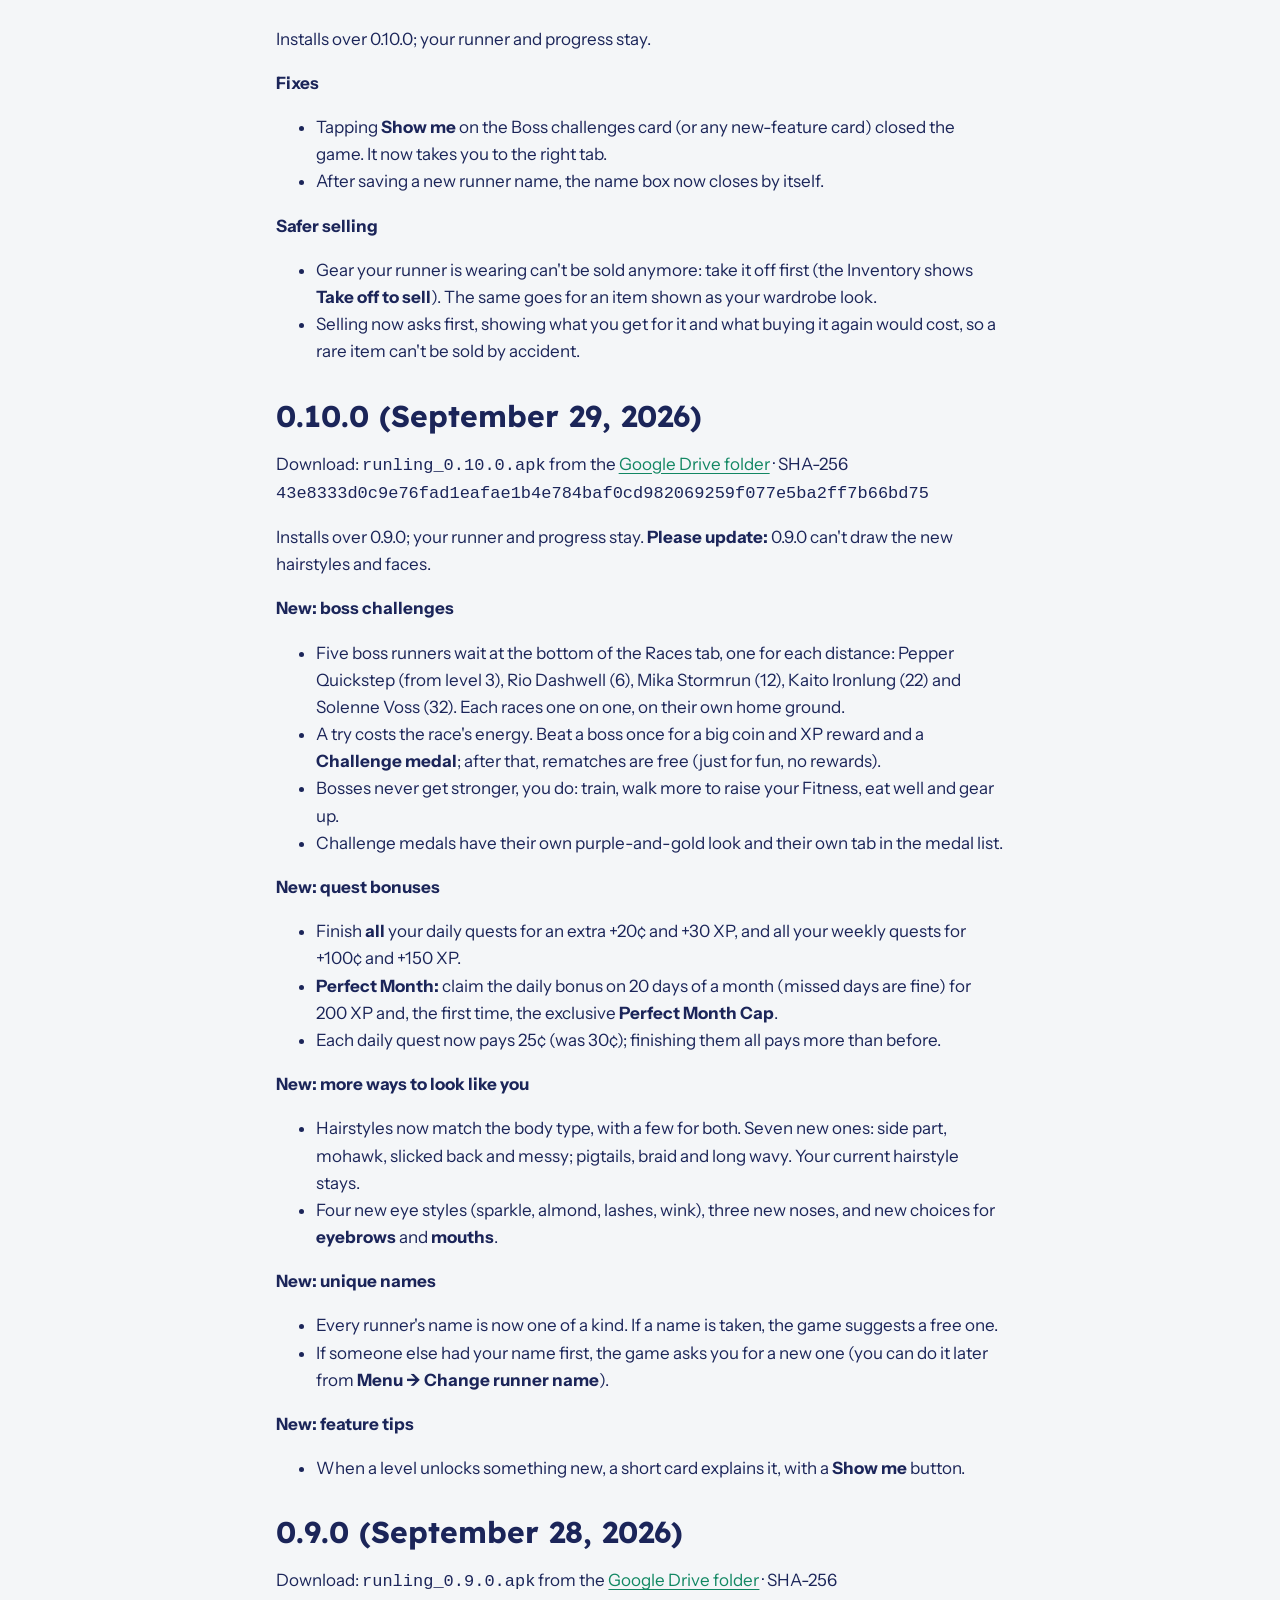
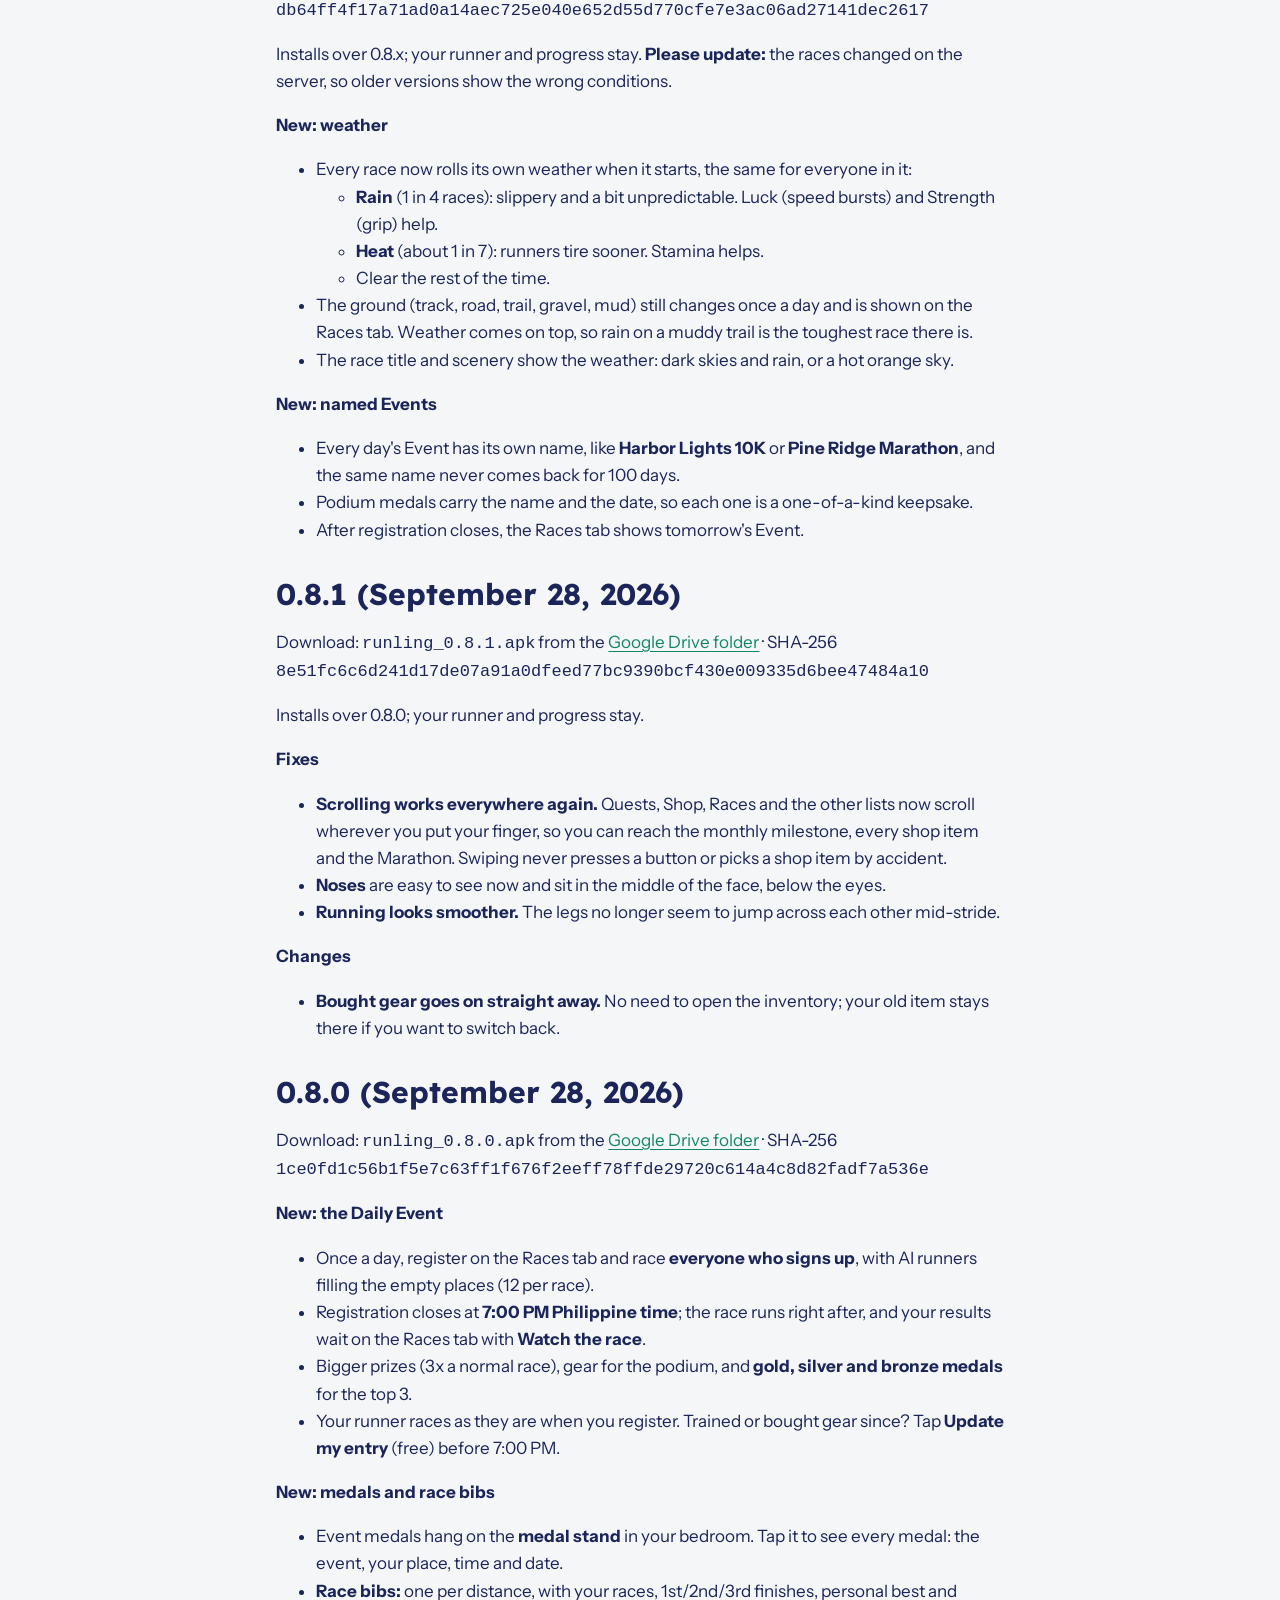
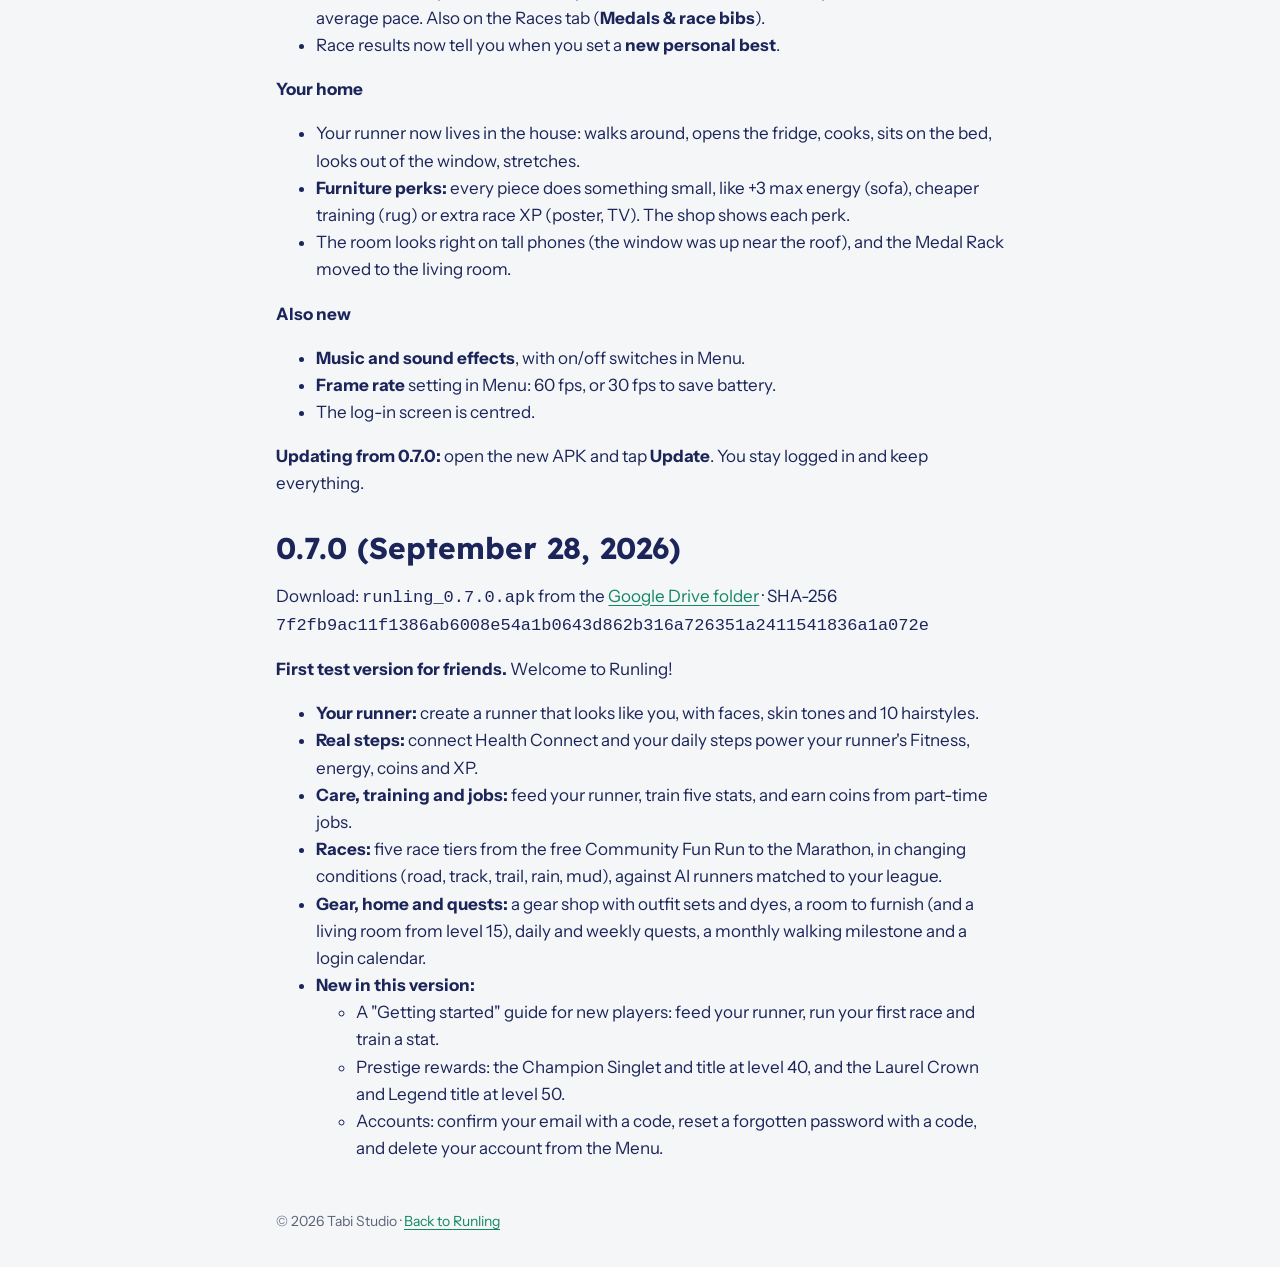
<file: runling/changelog.html>
<!doctype html>
<html lang="en">
<head>
<meta charset="utf-8">
<meta name="viewport" content="width=device-width, initial-scale=1">
<title>What's new in Runling</title>
<meta name="description" content="Every Runling version for testers: what changed, how to update, and each APK's SHA-256 checksum.">
<link rel="icon" href="../favicon-32.png" type="image/png">
<link rel="preconnect" href="https://fonts.googleapis.com">
<link rel="preconnect" href="https://fonts.gstatic.com" crossorigin>
<link rel="stylesheet" href="https://fonts.googleapis.com/css2?family=Instrument+Sans:wght@400;600;700&family=Lexend:wght@500;700&display=swap">
<link rel="stylesheet" href="../style.css">
</head>
<body>
<header class="site-header">
  <div class="wrap">
    <a class="logo" href="../" aria-label="Tabi Studio home">
      <img class="on-light" src="../assets/brand/tabi-lockup-color.svg" alt="tabi studio" width="159" height="30">
      <img class="on-dark" src="../assets/brand/tabi-lockup-white.svg" alt="tabi studio" width="159" height="30">
    </a>
    <nav class="nav"><a href="./">Runling</a><a href="../#apps">Apps</a><a href="../#contact">Contact</a></nav>
  </div>
</header>
<main>

  <h1>What's new in Runling</h1>
  <p class="muted">Every version for testers, newest first. Download the APK from the
  <a href="https://drive.google.com/drive/folders/1OKRJil2Vq85TlMJgisvNVxiQkPWyds1h?usp=sharing">download folder</a>; the file name has the version in it
  (<code>runling_&lt;version&gt;.apk</code>). Each version lists its SHA-256 checksum, so you can check
  that your download is the real file.</p>

  <h2 id="v0-17-0">0.17.0 (October 12, 2026)</h2>
  <p>Download: <code>runling_0.17.0.apk</code> from the <a href="https://drive.google.com/drive/folders/1OKRJil2Vq85TlMJgisvNVxiQkPWyds1h?usp=sharing">Google Drive folder</a> · SHA-256 <code>8b1fd070531cd6191caaf385c451132263c8cd5dfb3d09a3844a2466a5b3cca7</code></p>
  <p>Installs over 0.16.0; your runner, progress, friends, club and house stay.</p>
  <p><strong>Chat and friends, closer to hand</strong></p>
  <ul>
  <li>Chat now opens at <strong>level 5</strong>, and you can talk in world chat straight away: no more waiting until level 10 and a week-old account.
  </li>
  <li><strong>Chat</strong> is now a chat bar on the home screen, under Eat and Inventory: it shows the newest message from world, club or friend chat and how many new messages you have. Tap it to open Chat.
  </li>
  <li>The Social tab is gone: <strong>Friends</strong>, <strong>Rankings</strong> and <strong>Club</strong> now have their own buttons at the bottom of the screen. Club opens at level 5; until then its button shows the level.
  </li></ul>
  <p><strong>Daily Event</strong></p>
  <ul>
  <li>Your Event result now also shows where you finished among <strong>every runner at your distance</strong>, across all heats: for example "Heat 12 of 35 · 37th of 420 players overall". Prizes still go by your heat.
  </li></ul>
  <p><strong>Fixes</strong></p>
  <ul>
  <li>Club Points could sometimes stop updating on the club page until you earned more points. They now catch up on their own.
  </li></ul>
  <h2 id="v0-16-0">0.16.0 (October 10, 2026)</h2>
  <p>Download: <code>runling_0.16.0.apk</code> from the <a href="https://drive.google.com/drive/folders/1OKRJil2Vq85TlMJgisvNVxiQkPWyds1h?usp=sharing">Google Drive folder</a> · SHA-256 <code>cc853448a61fe35f419fde36425cebb4003a71ad0fd0a79a014cbcec8b11531e</code></p>
  <p>Installs over 0.15.1; your runner, progress, friends, club and house stay.</p>
  <p><strong>New: lots more gear</strong></p>
  <ul>
  <li>59 new items, 97 in all. Every slot now has a cheap item for each stat with its own look: tank tops, long sleeves, striped and colorblock tees, long tights, a run skort, ankle, knee and dotty socks, trucker caps, beanies, bandanas, bucket hats, new glasses, shoes, watches and earphones.
  </li>
  <li>New rare and epic gear from every brand, in slots they never had before, with fancier details the rarer they get.
  </li>
  <li>Four new legendaries: the Nimbus Tee, Apex Shorts, Aura Watch and Spotlight Shades.
  </li>
  <li>Gear can now add at most +35 to any one stat, so race times stay real. The shop tells you when a stat is already at the max, so you don't spend coins on a bonus you can't use.
  </li></ul>
  <p><strong>Fixes</strong></p>
  <ul>
  <li>AI rivals no longer wear reward-only items like the Perfect Month Cap.
  </li></ul>
  <h2 id="v0-15-1">0.15.1 (October 10, 2026)</h2>
  <p>Download: <code>runling_0.15.1.apk</code> from the <a href="https://drive.google.com/drive/folders/1OKRJil2Vq85TlMJgisvNVxiQkPWyds1h?usp=sharing">Google Drive folder</a> · SHA-256 <code>a9e69ff4fcbeeb416a9b2c6311b8600040d98cc919d85477126da57fad96afb2</code></p>
  <p>Installs over 0.15.0; your runner, progress, friends, club and house stay.</p>
  <ul>
  <li>No more wasted coins in the Kitchen: when your runner's Hunger is full, meals show <strong>Full</strong> and can't be bought, and the same goes for drinks when Thirst is full.
  </li>
  <li>Fixed: switching between accounts on the same phone mixed their steps, so the monthly 100 km goal could show another account's kilometres and say "Keep walking!" when you tapped Claim. Each account now only sees its own steps.
  </li></ul>
  <h2 id="v0-15-0">0.15.0 (October 10, 2026)</h2>
  <p>Download: <code>runling_0.15.0.apk</code> from the <a href="https://drive.google.com/drive/folders/1OKRJil2Vq85TlMJgisvNVxiQkPWyds1h?usp=sharing">Google Drive folder</a> · SHA-256 <code>4252e43a89f594fa63c3267b3c2053332e8b281b7bcfb7bbf36994bd7f2ff8a4</code></p>
  <p>Installs over 0.14.0; your runner, progress, friends, club and house stay.</p>
  <p><strong>Kitchen</strong></p>
  <ul>
  <li>Hunger, Thirst and Nutrition now stay at the top of the Kitchen and fill up as you eat, so you can see when your runner is full. The menu scrolls underneath.
  </li>
  <li>New drink in Cook at home (level 8): <strong>buko juice</strong> (fresh coconut water), +40 Thirst with Excellent nutrition.
  </li>
  <li>The free meal is now <strong>instant noodles</strong> instead of rice and egg (rice and egg is actually a decent meal for runners). It works the same way.
  </li></ul>
  <p><strong>Rankings</strong></p>
  <ul>
  <li>One runner per place: no more two 5ths. When two runners have the same rating, medals or best time, whoever got there first ranks higher. On weekly steps, the higher level wins a tie.
  </li>
  <li>Fixed runners sometimes missing from the rankings.
  </li>
  <li>The Friends view now reminds you to tap <strong>Everyone</strong> to see every runner.
  </li></ul>
  <p><strong>Fixes</strong></p>
  <ul>
  <li>Signing up with an email that already has an account now tells you so (log in, or use Forgot password) instead of waiting for a code that never comes.
  </li></ul>
  <h2 id="v0-14-0">0.14.0 (October 10, 2026)</h2>
  <p>Download: <code>runling_0.14.0.apk</code> from the <a href="https://drive.google.com/drive/folders/1OKRJil2Vq85TlMJgisvNVxiQkPWyds1h?usp=sharing">Google Drive folder</a> · SHA-256 <code>c69a05208f10bd6be57c08b3088ab8d6ebd0ede4ecbf2e765c0d78359e8b598c</code></p>
  <p>Installs over 0.13.0; your runner, progress, friends and house stay.</p>
  <p><strong>New: running clubs</strong></p>
  <ul>
  <li>Open <strong>Social &rarr; Club</strong> to start a club (from level 5, for 1,000 coins) or join one: by its code, or from the list of open clubs. Up to 30 members.
  </li>
  <li>Every member earns <strong>Club Points</strong> each week: mostly from walking (1 point per 100 steps, up to 150 a day), plus races, daily Event medals and bosses you beat.
  </li>
  <li>Clubs race in groups in <strong>Bronze, Silver, Gold, Platinum and Diamond</strong>. When the week ends (Sunday midnight, Philippine time), the top clubs in each group move up, the bottom ones move down, and the winner gets a trophy for the club's trophy shelf.
  </li>
  <li>The club page shows the members first, with everyone's points this week, then your group's standings. The owner can edit the club, make it code-only and hand it over.
  </li></ul>
  <p><strong>New: chat</strong></p>
  <ul>
  <li><strong>Social &rarr; Chat</strong> has World, your Club, and a tab for each friend you talk to. Tap <strong>Message</strong> on a friend's profile to start.
  </li>
  <li>Rude words are starred out, and links, emails and phone numbers can't be sent. Only friends can message you privately.
  </li>
  <li>World chat: everyone can read it; you can post from level 10 once your account is a week old, one message every 10 seconds. World messages disappear after a day.
  </li>
  <li>Tap any message to report it. Messages reported by several players are hidden, and players who keep breaking the rules can't chat for a while.
  </li></ul>
  <p><strong>Fixes</strong></p>
  <ul>
  <li>The medal rankings were empty; now they show everyone with medals.
  </li>
  <li>Your friends now show up in rankings and name search even before they update.
  </li>
  <li>Old personal bests from before the real race times no longer show on the rankings.
  </li>
  <li>Kitchen: the ceiling lamp no longer hides behind the Race Day Poster.
  </li>
  <li>Rankings have a new <strong>Club</strong> view, and profiles show each runner's club.
  </li></ul>
  <h2 id="v0-13-0">0.13.0 (October 10, 2026)</h2>
  <p>Download: <code>runling_0.13.0.apk</code> from the <a href="https://drive.google.com/drive/folders/1OKRJil2Vq85TlMJgisvNVxiQkPWyds1h?usp=sharing">Google Drive folder</a> · SHA-256 <code>0f8a8bb17255929fa4a3b867693b500b4e2b09eab8fe28fcfa9e3bc87263b9ab</code></p>
  <p>Installs over 0.12.0; your runner, progress and house stay.</p>
  <p><strong>New: friends and rankings</strong></p>
  <ul>
  <li>A new <strong>Social</strong> tab. Add a friend by typing their runner name exactly (names are unique, so you find the right person), then accept or decline requests.
  </li>
  <li>Tap any runner to see their profile: their runner as they're dressed, level, league, Event medals and best times. From there you can add them, remove a friend, block or report.
  </li>
  <li><strong>Rankings</strong>: league rating, Event medals and best time per distance, for everyone (top 50 plus your own place) or just your friends. Weekly steps are ranked among friends only.
  </li>
  <li><strong>Menu &rarr; Friends and privacy</strong>: choose whether friends see your weekly steps, who can send you friend requests (everyone, friends of friends or nobody), and unblock players.
  </li>
  <li>Running clubs and chat are coming next.
  </li></ul>
  <p><strong>Race times are real now</strong></p>
  <ul>
  <li>Races now run at real-world paces. A new runner does about 6 minutes per km, and even a fully trained, fully geared runner stays just under world-record pace (about 14 minutes for a 5K and 2 hours 14 for a marathon). Longer races are a little slower for everyone, like in real life.
  </li>
  <li>Old personal bests were too fast to ever beat, so they're cleared once when you open this version (a card explains it). Your races, podiums and medals all stay.
  </li></ul>
  <p><strong>Guides for every level</strong></p>
  <ul>
  <li>Everything a new level unlocks now has a short guide card, including new furniture, vehicles, extra daily quests and the level 40 and 50 rewards. A level's cards come one after another ("2 of 4").
  </li>
  <li><strong>Show me</strong> now takes you to the exact spot: it opens the right tab or room, scrolls there and puts an orange "Here it is" outline around it.
  </li></ul>
  <p><strong>Changes</strong></p>
  <ul>
  <li><strong>Change password</strong> opens its own window: type the new password twice, and it's saved only when both match.
  </li>
  <li>Runner names with rude words or insults (English and Filipino) aren't allowed anymore. Existing names stay.
  </li>
  <li>The bottom bar has a sixth button, Social.
  </li></ul>
  <h2 id="v0-12-0">0.12.0 (October 4, 2026)</h2>
  <p>Download: <code>runling_0.12.0.apk</code> from the <a href="https://drive.google.com/drive/folders/1OKRJil2Vq85TlMJgisvNVxiQkPWyds1h?usp=sharing">Google Drive folder</a> · SHA-256 <code>d07421de326fbf641ce4368a5fcb578c848a82c24538d72b608f83c9232bb2da</code></p>
  <p>Installs over 0.11.0; your runner, progress and furniture stay.</p>
  <p><strong>New: a house you swipe through</strong></p>
  <ul>
  <li>Your home is now six rooms, one per screen: <strong>Bedroom</strong>, <strong>Kitchen</strong> and <strong>Medal hall</strong> from the start, then the <strong>Garage</strong> (level 10), <strong>Living room</strong> (level 15) and <strong>Home Gym</strong> (level 18). Swipe, or tap the arrows under the room.
  </li>
  <li>Every piece of furniture has its own place, so nothing overlaps anymore. Your runner walks over to the room you're looking at.
  </li>
  <li>Your Hunger, Thirst, Nutrition and Fitness sit in four small boxes under the room (tap one for details), and your runner tells you when they're hungry or thirsty.
  </li></ul>
  <p><strong>New: 14 pieces of furniture</strong></p>
  <ul>
  <li>Fruit Bowl, Blackout Curtains, Water Filter, Shoe Rack, Foam Roller, Blender, Race Map Print, Memory Foam Mattress, Weight Bench, Rowing Machine, Training Whiteboard, Exercise Bike, Massage Chair and Treadmill, from level 2 to 30. Each gives a small perk, like shoes that wear slower or an extra point when you train Strength.
  </li>
  <li>The Shop's <strong>Home</strong> list now shows furniture room by room, with the level each piece unlocks.
  </li></ul>
  <p><strong>New: the garage and your vehicle</strong></p>
  <ul>
  <li>Start with a <strong>City Bike</strong> at level 10 and trade up: E-Bike (16), Scooter (22) and the <strong>Camper Van</strong> (30). Each one adds Charisma. Your old vehicle is traded in for part of its price.
  </li></ul>
  <p><strong>New: the medal wall</strong></p>
  <ul>
  <li>The Medal hall has a wall with one hook per race distance, for Event and boss medals. Each hook shows your best medal there and how many you have, so every medal fits.
  </li></ul>
  <p><strong>Changes</strong></p>
  <ul>
  <li><strong>Level-ups now add a full bar of energy on top of what you have left</strong>, instead of just refilling to full. 50 energy left at a level-up becomes 150.
  </li>
  <li>The Race Day Poster moved to the kitchen; the Medal Rack (now showing your three newest medals) and the Trophy Cabinet moved to the Medal hall. Same perks.
  </li></ul>
    <h2 id="v0-11-0">0.11.0 (September 29, 2026)</h2>
  <p>Download: <code>runling_0.11.0.apk</code> from the <a href="https://drive.google.com/drive/folders/1OKRJil2Vq85TlMJgisvNVxiQkPWyds1h?usp=sharing">Google Drive folder</a> · SHA-256 <code>41537780381be6b8d0c8cfe91b65c276bf25e6f625087d6e783ccfe2580f02c3</code></p>
  <p>Installs over 0.10.x; your runner and progress stay, including every look you picked.</p>
  <p><strong>New look: runners that look like people</strong></p>
  <ul>
  <li>Every runner is redrawn: taller and more natural (about 6 heads tall), with a jaw and chin, real hands, and arms and legs that bend smoothly. Female runners have their own shape.
  </li>
  <li>Faces are redrawn too: all 8 eye styles, noses and ears, and all 17 hairstyles are refitted.
  </li>
  <li>The arm and leg on the far side sit a little in shadow, so your runner looks more solid.
  </li></ul>
  <p><strong>Every piece of gear redrawn</strong></p>
  <ul>
  <li>Each item now has real detail and each brand its own mark.
  </li>
  <li>New designs of their own: the Tempo Tee (raglan sleeves), Soft Tee (V-neck), Cloud Tee (clouds at the hem), Elite Singlet (speed bands), Champion Singlet (laurel emblem), Trail Shorts (cargo pocket) and the Phantom shoes (winged heel). The Aero Singlet is two-tone.
  </li>
  <li>Socks now run down into the shoe. Dyes work on everything as before.
  </li></ul>
  <h2 id="v0-10-1">0.10.1 (September 29, 2026)</h2>
  <p>Download: <code>runling_0.10.1.apk</code> from the <a href="https://drive.google.com/drive/folders/1OKRJil2Vq85TlMJgisvNVxiQkPWyds1h?usp=sharing">Google Drive folder</a> · SHA-256 <code>7955efc7eabaf5debb7b3b2aae9480334561193f1951e83301931ca64f68559e</code></p>
  <p>Installs over 0.10.0; your runner and progress stay.</p>
  <p><strong>Fixes</strong></p>
  <ul>
  <li>Tapping <strong>Show me</strong> on the Boss challenges card (or any new-feature card) closed the game. It now takes you to the right tab.
  </li>
  <li>After saving a new runner name, the name box now closes by itself.
  </li></ul>
  <p><strong>Safer selling</strong></p>
  <ul>
  <li>Gear your runner is wearing can't be sold anymore: take it off first (the Inventory shows <strong>Take off to sell</strong>). The same goes for an item shown as your wardrobe look.
  </li>
  <li>Selling now asks first, showing what you get for it and what buying it again would cost, so a rare item can't be sold by accident.
  </li></ul>
  <h2 id="v0-10-0">0.10.0 (September 29, 2026)</h2>
  <p>Download: <code>runling_0.10.0.apk</code> from the <a href="https://drive.google.com/drive/folders/1OKRJil2Vq85TlMJgisvNVxiQkPWyds1h?usp=sharing">Google Drive folder</a> · SHA-256 <code>43e8333d0c9e76fad1eafae1b4e784baf0cd982069259f077e5ba2ff7b66bd75</code></p>
  <p>Installs over 0.9.0; your runner and progress stay. <strong>Please update:</strong> 0.9.0 can't draw the new hairstyles and faces.</p>
  <p><strong>New: boss challenges</strong></p>
  <ul>
  <li>Five boss runners wait at the bottom of the Races tab, one for each distance: Pepper Quickstep (from level 3), Rio Dashwell (6), Mika Stormrun (12), Kaito Ironlung (22) and Solenne Voss (32). Each races one on one, on their own home ground.
  </li>
  <li>A try costs the race's energy. Beat a boss once for a big coin and XP reward and a <strong>Challenge medal</strong>; after that, rematches are free (just for fun, no rewards).
  </li>
  <li>Bosses never get stronger, you do: train, walk more to raise your Fitness, eat well and gear up.
  </li>
  <li>Challenge medals have their own purple-and-gold look and their own tab in the medal list.
  </li></ul>
  <p><strong>New: quest bonuses</strong></p>
  <ul>
  <li>Finish <strong>all</strong> your daily quests for an extra +20¢ and +30 XP, and all your weekly quests for +100¢ and +150 XP.
  </li>
  <li><strong>Perfect Month:</strong> claim the daily bonus on 20 days of a month (missed days are fine) for 200 XP and, the first time, the exclusive <strong>Perfect Month Cap</strong>.
  </li>
  <li>Each daily quest now pays 25¢ (was 30¢); finishing them all pays more than before.
  </li></ul>
  <p><strong>New: more ways to look like you</strong></p>
  <ul>
  <li>Hairstyles now match the body type, with a few for both. Seven new ones: side part, mohawk, slicked back and messy; pigtails, braid and long wavy. Your current hairstyle stays.
  </li>
  <li>Four new eye styles (sparkle, almond, lashes, wink), three new noses, and new choices for <strong>eyebrows</strong> and <strong>mouths</strong>.
  </li></ul>
  <p><strong>New: unique names</strong></p>
  <ul>
  <li>Every runner's name is now one of a kind. If a name is taken, the game suggests a free one.
  </li>
  <li>If someone else had your name first, the game asks you for a new one (you can do it later from <strong>Menu → Change runner name</strong>).
  </li></ul>
  <p><strong>New: feature tips</strong></p>
  <ul>
  <li>When a level unlocks something new, a short card explains it, with a <strong>Show me</strong> button.
  </li></ul>
  <h2 id="v0-9-0">0.9.0 (September 28, 2026)</h2>
  <p>Download: <code>runling_0.9.0.apk</code> from the <a href="https://drive.google.com/drive/folders/1OKRJil2Vq85TlMJgisvNVxiQkPWyds1h?usp=sharing">Google Drive folder</a> · SHA-256 <code>db64ff4f17a71ad0a14aec725e040e652d55d770cfe7e3ac06ad27141dec2617</code></p>
  <p>Installs over 0.8.x; your runner and progress stay. <strong>Please update:</strong> the races changed on the server, so older versions show the wrong conditions.</p>
  <p><strong>New: weather</strong></p>
  <ul>
  <li>Every race now rolls its own weather when it starts, the same for everyone in it:
  <ul>
  <li><strong>Rain</strong> (1 in 4 races): slippery and a bit unpredictable. Luck (speed bursts) and Strength (grip) help.
  </li>
  <li><strong>Heat</strong> (about 1 in 7): runners tire sooner. Stamina helps.
  </li>
  <li>Clear the rest of the time.
  </li></ul>
  </li>
  <li>The ground (track, road, trail, gravel, mud) still changes once a day and is shown on the Races tab. Weather comes on top, so rain on a muddy trail is the toughest race there is.
  </li>
  <li>The race title and scenery show the weather: dark skies and rain, or a hot orange sky.
  </li></ul>
  <p><strong>New: named Events</strong></p>
  <ul>
  <li>Every day's Event has its own name, like <strong>Harbor Lights 10K</strong> or <strong>Pine Ridge Marathon</strong>, and the same name never comes back for 100 days.
  </li>
  <li>Podium medals carry the name and the date, so each one is a one-of-a-kind keepsake.
  </li>
  <li>After registration closes, the Races tab shows tomorrow's Event.
  </li></ul>
  <h2 id="v0-8-1">0.8.1 (September 28, 2026)</h2>
  <p>Download: <code>runling_0.8.1.apk</code> from the <a href="https://drive.google.com/drive/folders/1OKRJil2Vq85TlMJgisvNVxiQkPWyds1h?usp=sharing">Google Drive folder</a> · SHA-256 <code>8e51fc6c6d241d17de07a91a0dfeed77bc9390bcf430e009335d6bee47484a10</code></p>
  <p>Installs over 0.8.0; your runner and progress stay.</p>
  <p><strong>Fixes</strong></p>
  <ul>
  <li><strong>Scrolling works everywhere again.</strong> Quests, Shop, Races and the other lists now scroll wherever you put your finger, so you can reach the monthly milestone, every shop item and the Marathon. Swiping never presses a button or picks a shop item by accident.
  </li>
  <li><strong>Noses</strong> are easy to see now and sit in the middle of the face, below the eyes.
  </li>
  <li><strong>Running looks smoother.</strong> The legs no longer seem to jump across each other mid-stride.
  </li></ul>
  <p><strong>Changes</strong></p>
  <ul>
  <li><strong>Bought gear goes on straight away.</strong> No need to open the inventory; your old item stays there if you want to switch back.
  </li></ul>
  <h2 id="v0-8-0">0.8.0 (September 28, 2026)</h2>
  <p>Download: <code>runling_0.8.0.apk</code> from the <a href="https://drive.google.com/drive/folders/1OKRJil2Vq85TlMJgisvNVxiQkPWyds1h?usp=sharing">Google Drive folder</a> · SHA-256 <code>1ce0fd1c56b1f5e7c63ff1f676f2eeff78ffde29720c614a4c8d82fadf7a536e</code></p>
  <p><strong>New: the Daily Event</strong></p>
  <ul>
  <li>Once a day, register on the Races tab and race <strong>everyone who signs up</strong>, with AI runners filling the empty places (12 per race).
  </li>
  <li>Registration closes at <strong>7:00 PM Philippine time</strong>; the race runs right after, and your results wait on the Races tab with <strong>Watch the race</strong>.
  </li>
  <li>Bigger prizes (3x a normal race), gear for the podium, and <strong>gold, silver and bronze medals</strong> for the top 3.
  </li>
  <li>Your runner races as they are when you register. Trained or bought gear since? Tap <strong>Update my entry</strong> (free) before 7:00 PM.
  </li></ul>
  <p><strong>New: medals and race bibs</strong></p>
  <ul>
  <li>Event medals hang on the <strong>medal stand</strong> in your bedroom. Tap it to see every medal: the event, your place, time and date.
  </li>
  <li><strong>Race bibs:</strong> one per distance, with your races, 1st/2nd/3rd finishes, personal best and average pace. Also on the Races tab (<strong>Medals &amp; race bibs</strong>).
  </li>
  <li>Race results now tell you when you set a <strong>new personal best</strong>.
  </li></ul>
  <p><strong>Your home</strong></p>
  <ul>
  <li>Your runner now lives in the house: walks around, opens the fridge, cooks, sits on the bed, looks out of the window, stretches.
  </li>
  <li><strong>Furniture perks:</strong> every piece does something small, like +3 max energy (sofa), cheaper training (rug) or extra race XP (poster, TV). The shop shows each perk.
  </li>
  <li>The room looks right on tall phones (the window was up near the roof), and the Medal Rack moved to the living room.
  </li></ul>
  <p><strong>Also new</strong></p>
  <ul>
  <li><strong>Music and sound effects</strong>, with on/off switches in Menu.
  </li>
  <li><strong>Frame rate</strong> setting in Menu: 60 fps, or 30 fps to save battery.
  </li>
  <li>The log-in screen is centred.
  </li></ul>
  <p><strong>Updating from 0.7.0:</strong> open the new APK and tap <strong>Update</strong>. You stay logged in and keep everything.</p>
  <h2 id="v0-7-0">0.7.0 (September 28, 2026)</h2>
  <p>Download: <code>runling_0.7.0.apk</code> from the <a href="https://drive.google.com/drive/folders/1OKRJil2Vq85TlMJgisvNVxiQkPWyds1h?usp=sharing">Google Drive folder</a> · SHA-256 <code>7f2fb9ac11f1386ab6008e54a1b0643d862b316a726351a2411541836a1a072e</code></p>
  <p><strong>First test version for friends.</strong> Welcome to Runling!</p>
  <ul>
  <li><strong>Your runner:</strong> create a runner that looks like you, with faces, skin tones and 10 hairstyles.
  </li>
  <li><strong>Real steps:</strong> connect Health Connect and your daily steps power your runner's Fitness, energy, coins and XP.
  </li>
  <li><strong>Care, training and jobs:</strong> feed your runner, train five stats, and earn coins from part-time jobs.
  </li>
  <li><strong>Races:</strong> five race tiers from the free Community Fun Run to the Marathon, in changing conditions (road, track, trail, rain, mud), against AI runners matched to your league.
  </li>
  <li><strong>Gear, home and quests:</strong> a gear shop with outfit sets and dyes, a room to furnish (and a living room from level 15), daily and weekly quests, a monthly walking milestone and a login calendar.
  </li>
  <li><strong>New in this version:</strong>
  <ul>
  <li>A "Getting started" guide for new players: feed your runner, run your first race and train a stat.
  </li>
  <li>Prestige rewards: the Champion Singlet and title at level 40, and the Laurel Crown and Legend title at level 50.
  </li>
  <li>Accounts: confirm your email with a code, reset a forgotten password with a code, and delete your account from the Menu.
  </li></ul>
  </li></ul>

  <footer>&copy; 2026 Tabi Studio &middot; <a href="./">Back to Runling</a></footer>
</main>
</body>
</html>
</file>
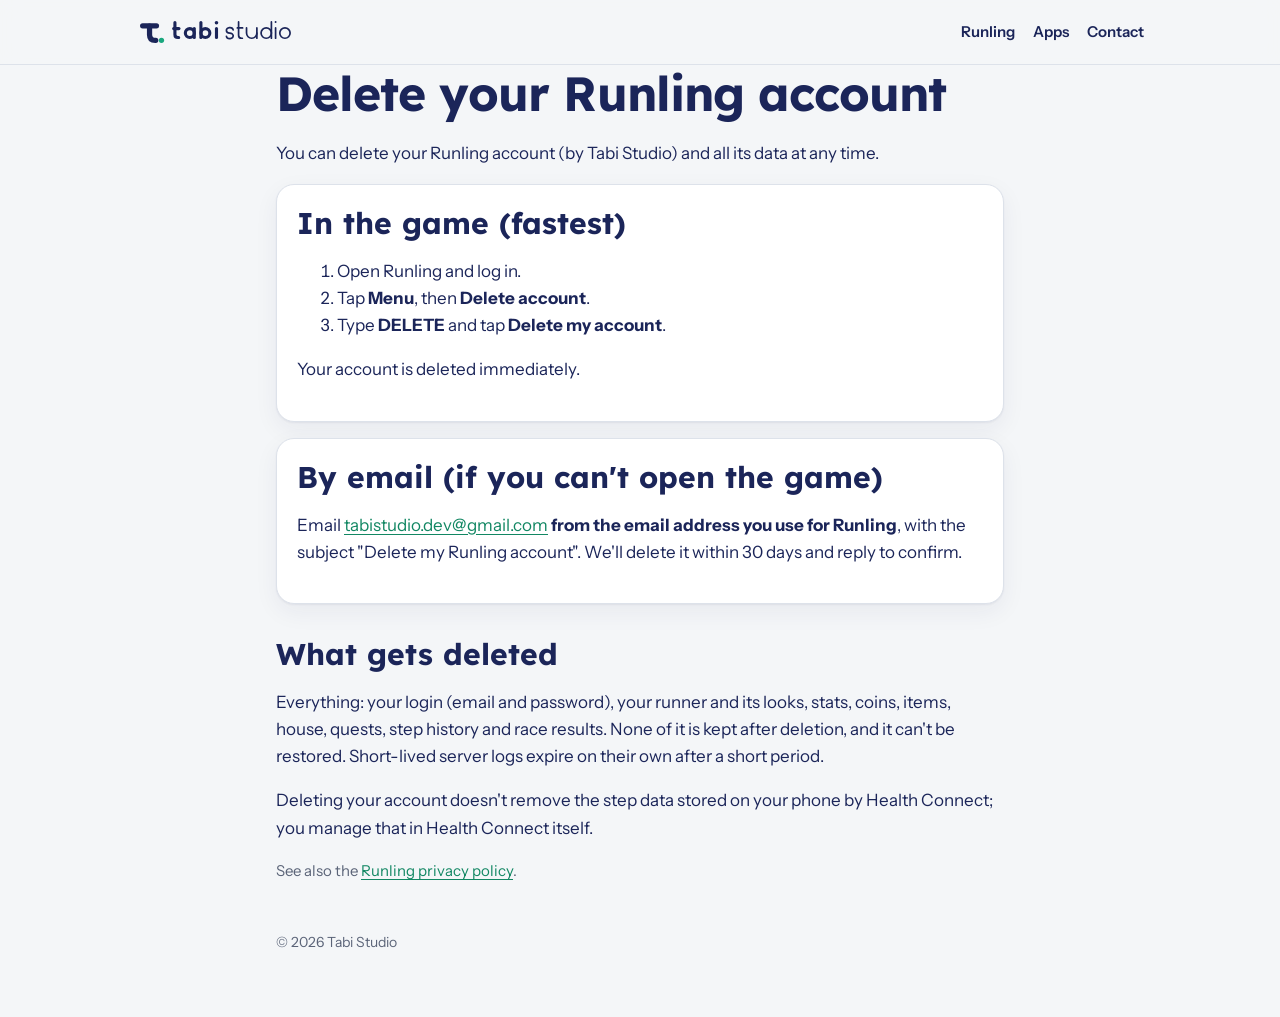
<file: runling/delete-account.html>
<!doctype html>
<html lang="en">
<head>
<meta charset="utf-8">
<meta name="viewport" content="width=device-width, initial-scale=1">
<title>Delete Runling Account</title>
<link rel="icon" href="../favicon-32.png" type="image/png">
<link rel="preconnect" href="https://fonts.googleapis.com">
<link rel="preconnect" href="https://fonts.gstatic.com" crossorigin>
<link rel="stylesheet" href="https://fonts.googleapis.com/css2?family=Instrument+Sans:wght@400;600;700&family=Lexend:wght@500;700&display=swap">
<link rel="stylesheet" href="../style.css">
</head>
<body>
<header class="site-header">
  <div class="wrap">
    <a class="logo" href="../" aria-label="Tabi Studio home">
      <img class="on-light" src="../assets/brand/tabi-lockup-color.svg" alt="tabi studio" width="159" height="30">
      <img class="on-dark" src="../assets/brand/tabi-lockup-white.svg" alt="tabi studio" width="159" height="30">
    </a>
    <nav class="nav"><a href="./">Runling</a><a href="../#apps">Apps</a><a href="../#contact">Contact</a></nav>
  </div>
</header>
<main>

  <h1>Delete your Runling account</h1>
  <p>You can delete your Runling account (by Tabi Studio) and all its data at any time.</p>

  <div class="card">
    <h2 style="margin-top:0">In the game (fastest)</h2>
    <ol>
      <li>Open Runling and log in.</li>
      <li>Tap <strong>Menu</strong>, then <strong>Delete account</strong>.</li>
      <li>Type <strong>DELETE</strong> and tap <strong>Delete my account</strong>.</li>
    </ol>
    <p>Your account is deleted immediately.</p>
  </div>

  <div class="card">
    <h2 style="margin-top:0">By email (if you can't open the game)</h2>
    <p>Email <a href="mailto:tabistudio.dev@gmail.com?subject=Delete%20my%20Runling%20account">tabistudio.dev@gmail.com</a>
    <strong>from the email address you use for Runling</strong>, with the subject "Delete my Runling account".
    We'll delete it within 30 days and reply to confirm.</p>
  </div>

  <h2>What gets deleted</h2>
  <p>Everything: your login (email and password), your runner and its looks, stats, coins, items, house,
  quests, step history and race results. None of it is kept after deletion, and it can't be restored.
  Short-lived server logs expire on their own after a short period.</p>
  <p>Deleting your account doesn't remove the step data stored on your phone by Health Connect; you manage
  that in Health Connect itself.</p>

  <p class="muted">See also the <a href="privacy.html">Runling privacy policy</a>.</p>
  <footer>&copy; 2026 Tabi Studio</footer>
</main>
</body>
</html>
</file>
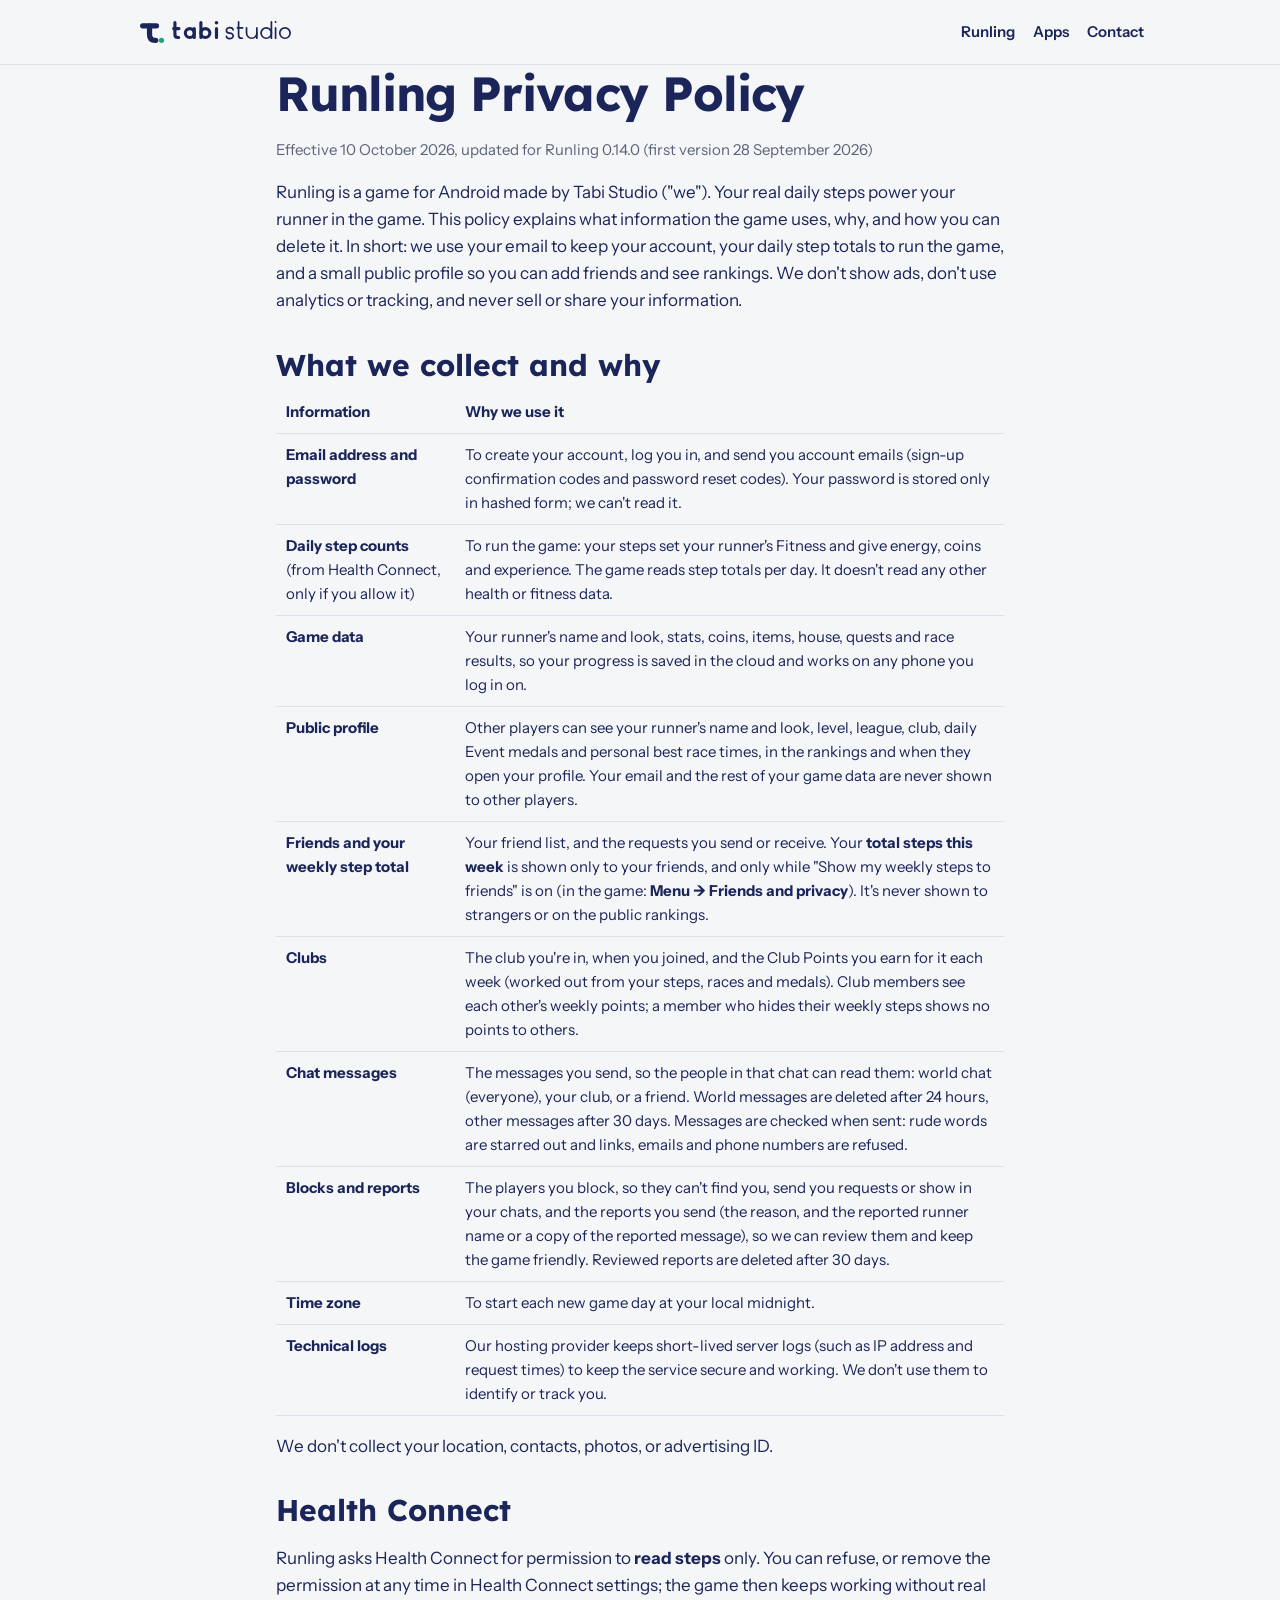
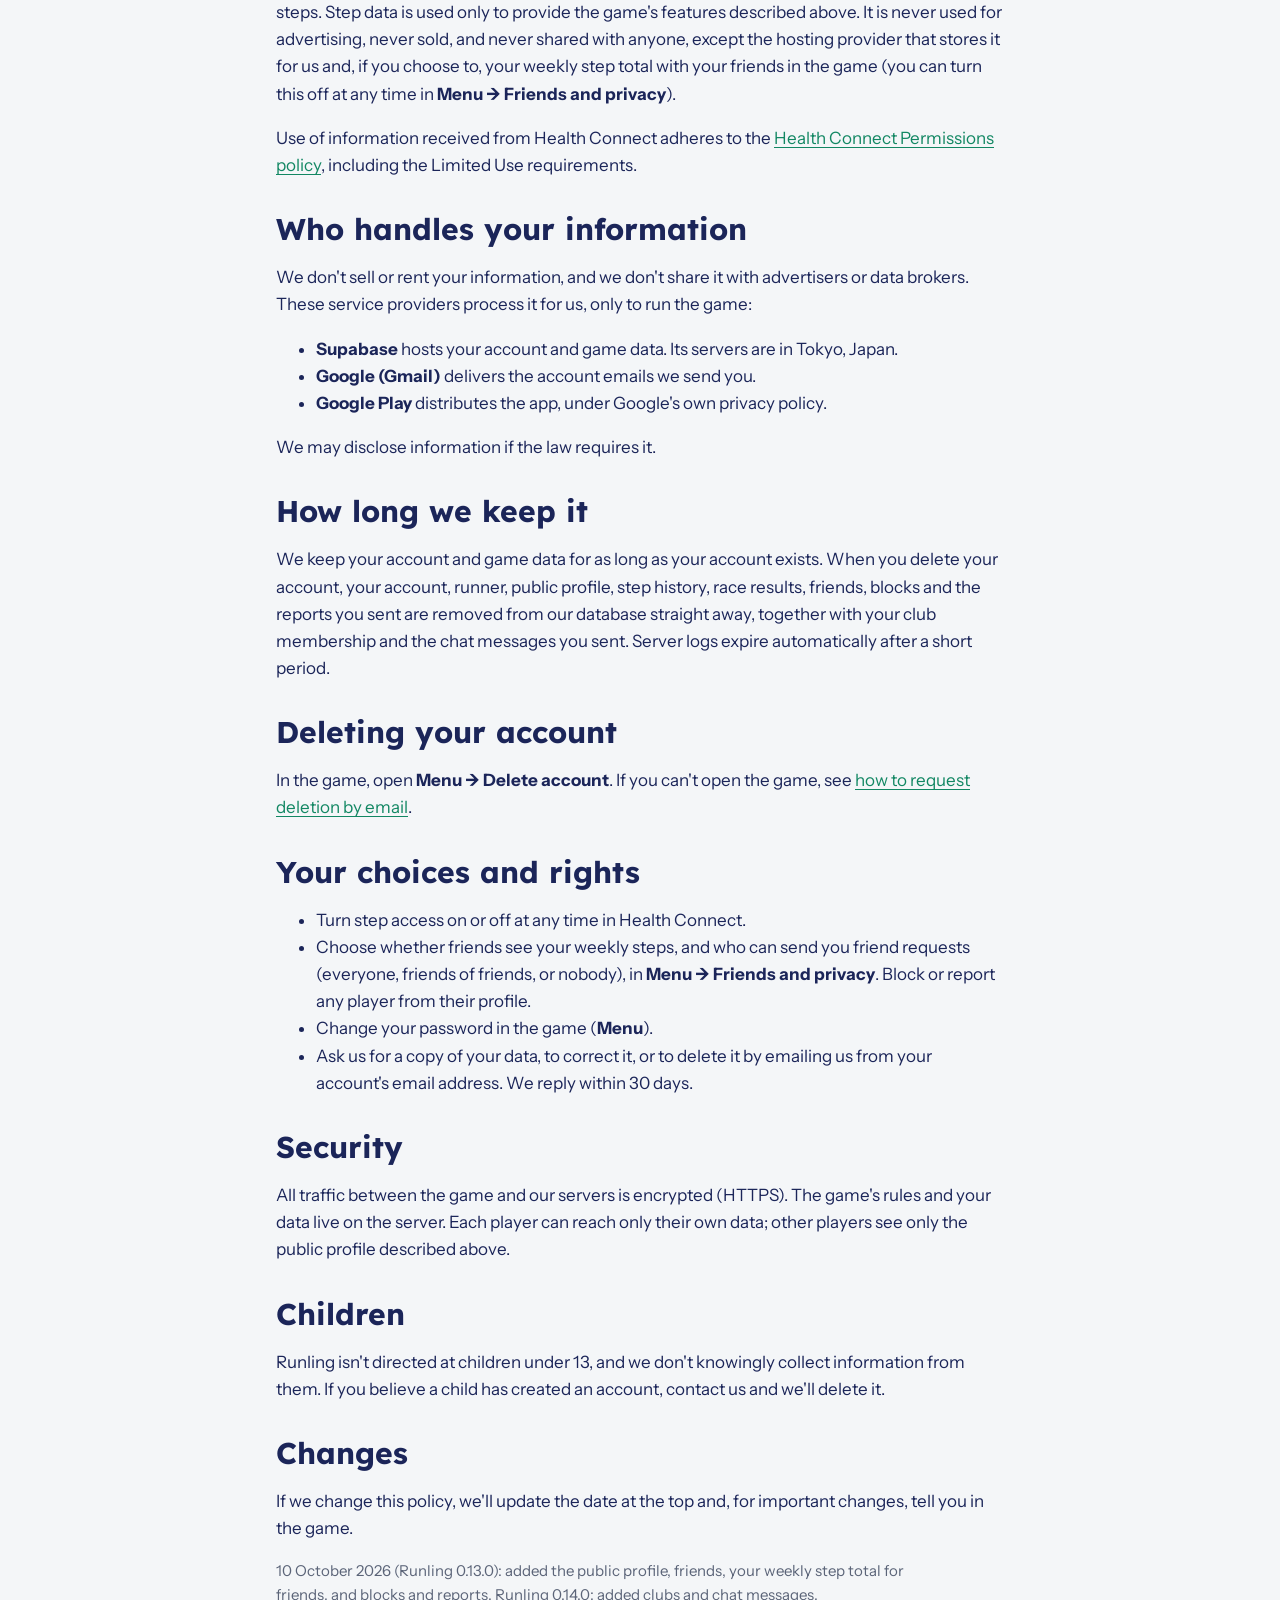
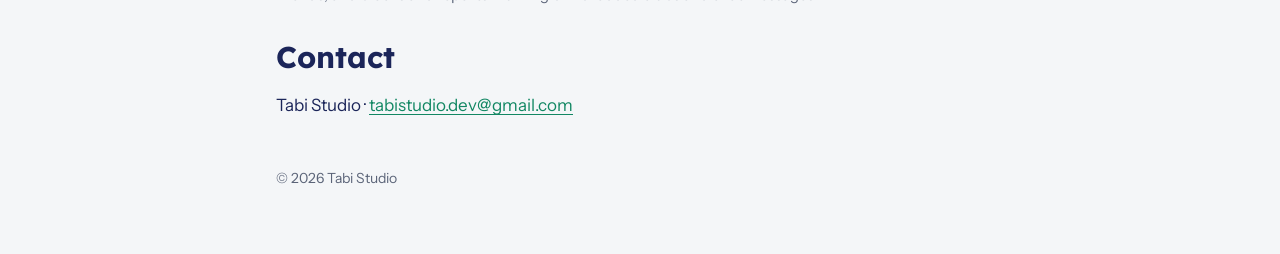
<file: runling/privacy.html>
<!doctype html>
<html lang="en">
<head>
<meta charset="utf-8">
<meta name="viewport" content="width=device-width, initial-scale=1">
<title>Runling Privacy Policy</title>
<link rel="icon" href="../favicon-32.png" type="image/png">
<link rel="preconnect" href="https://fonts.googleapis.com">
<link rel="preconnect" href="https://fonts.gstatic.com" crossorigin>
<link rel="stylesheet" href="https://fonts.googleapis.com/css2?family=Instrument+Sans:wght@400;600;700&family=Lexend:wght@500;700&display=swap">
<link rel="stylesheet" href="../style.css">
</head>
<body>
<header class="site-header">
  <div class="wrap">
    <a class="logo" href="../" aria-label="Tabi Studio home">
      <img class="on-light" src="../assets/brand/tabi-lockup-color.svg" alt="tabi studio" width="159" height="30">
      <img class="on-dark" src="../assets/brand/tabi-lockup-white.svg" alt="tabi studio" width="159" height="30">
    </a>
    <nav class="nav"><a href="./">Runling</a><a href="../#apps">Apps</a><a href="../#contact">Contact</a></nav>
  </div>
</header>
<main>

  <h1>Runling Privacy Policy</h1>
  <p class="muted">Effective 10 October 2026, updated for Runling 0.14.0 (first version 28 September 2026)</p>

  <p>Runling is a game for Android made by Tabi Studio ("we"). Your real daily steps power your runner in the game.
  This policy explains what information the game uses, why, and how you can delete it. In short: we use your
  email to keep your account, your daily step totals to run the game, and a small public profile so you can
  add friends and see rankings. We don't show ads,
  don't use analytics or tracking, and never sell or share your information.</p>

  <h2>What we collect and why</h2>
  <div class="table-wrap">
  <table>
    <tr><th>Information</th><th>Why we use it</th></tr>
    <tr><td><strong>Email address and password</strong></td>
        <td>To create your account, log you in, and send you account emails (sign-up confirmation codes and
        password reset codes). Your password is stored only in hashed form; we can't read it.</td></tr>
    <tr><td><strong>Daily step counts</strong> (from Health Connect, only if you allow it)</td>
        <td>To run the game: your steps set your runner's Fitness and give energy, coins and experience.
        The game reads step totals per day. It doesn't read any other health or fitness data.</td></tr>
    <tr><td><strong>Game data</strong></td>
        <td>Your runner's name and look, stats, coins, items, house, quests and race results, so your
        progress is saved in the cloud and works on any phone you log in on.</td></tr>
    <tr><td><strong>Public profile</strong></td>
        <td>Other players can see your runner's name and look, level, league, club, daily Event medals and personal
        best race times, in the rankings and when they open your profile. Your email and the rest of your game data
        are never shown to other players.</td></tr>
    <tr><td><strong>Friends and your weekly step total</strong></td>
        <td>Your friend list, and the requests you send or receive. Your <strong>total steps this week</strong> is
        shown only to your friends, and only while "Show my weekly steps to friends" is on (in the game:
        <strong>Menu &rarr; Friends and privacy</strong>). It's never shown to strangers or on the public rankings.</td></tr>
    <tr><td><strong>Clubs</strong></td>
        <td>The club you're in, when you joined, and the Club Points you earn for it each week (worked out from your
        steps, races and medals). Club members see each other's weekly points; a member who hides their weekly
        steps shows no points to others.</td></tr>
    <tr><td><strong>Chat messages</strong></td>
        <td>The messages you send, so the people in that chat can read them: world chat (everyone), your club, or a
        friend. World messages are deleted after 24 hours, other messages after 30 days. Messages are checked when
        sent: rude words are starred out and links, emails and phone numbers are refused.</td></tr>
    <tr><td><strong>Blocks and reports</strong></td>
        <td>The players you block, so they can't find you, send you requests or show in your chats, and the
        reports you send (the reason, and the reported runner name or a copy of the reported message), so we can
        review them and keep the game friendly. Reviewed reports are deleted after 30 days.</td></tr>
    <tr><td><strong>Time zone</strong></td>
        <td>To start each new game day at your local midnight.</td></tr>
    <tr><td><strong>Technical logs</strong></td>
        <td>Our hosting provider keeps short-lived server logs (such as IP address and request times) to keep
        the service secure and working. We don't use them to identify or track you.</td></tr>
  </table>
  </div>
  <p>We don't collect your location, contacts, photos, or advertising ID.</p>

  <h2>Health Connect</h2>
  <p>Runling asks Health Connect for permission to <strong>read steps</strong> only. You can refuse, or remove
  the permission at any time in Health Connect settings; the game then keeps working without real steps.
  Step data is used only to provide the game's features described above. It is never used for advertising,
  never sold, and never shared with anyone, except the hosting provider that stores it for us and, if you
  choose to, your weekly step total with your friends in the game (you can turn this off at any time in
  <strong>Menu &rarr; Friends and privacy</strong>).</p>
  <p>Use of information received from Health Connect adheres to the
  <a href="https://support.google.com/googleplay/android-developer/answer/12991134">Health Connect Permissions policy</a>,
  including the Limited Use requirements.</p>

  <h2>Who handles your information</h2>
  <p>We don't sell or rent your information, and we don't share it with advertisers or data brokers.
  These service providers process it for us, only to run the game:</p>
  <ul>
    <li><strong>Supabase</strong> hosts your account and game data. Its servers are in Tokyo, Japan.</li>
    <li><strong>Google (Gmail)</strong> delivers the account emails we send you.</li>
    <li><strong>Google Play</strong> distributes the app, under Google's own privacy policy.</li>
  </ul>
  <p>We may disclose information if the law requires it.</p>

  <h2>How long we keep it</h2>
  <p>We keep your account and game data for as long as your account exists. When you delete your account,
  your account, runner, public profile, step history, race results, friends, blocks and the reports you sent
  are removed from our database straight away, together with your club membership and the chat messages you sent.
  Server logs expire automatically after a short period.</p>

  <h2>Deleting your account</h2>
  <p>In the game, open <strong>Menu &rarr; Delete account</strong>. If you can't open the game, see
  <a href="delete-account.html">how to request deletion by email</a>.</p>

  <h2>Your choices and rights</h2>
  <ul>
    <li>Turn step access on or off at any time in Health Connect.</li>
    <li>Choose whether friends see your weekly steps, and who can send you friend requests (everyone, friends
    of friends, or nobody), in <strong>Menu &rarr; Friends and privacy</strong>. Block or report any player from
    their profile.</li>
    <li>Change your password in the game (<strong>Menu</strong>).</li>
    <li>Ask us for a copy of your data, to correct it, or to delete it by emailing us from your account's
    email address. We reply within 30 days.</li>
  </ul>

  <h2>Security</h2>
  <p>All traffic between the game and our servers is encrypted (HTTPS). The game's rules and your data live
  on the server. Each player can reach only their own data; other players see only the public profile
  described above.</p>

  <h2>Children</h2>
  <p>Runling isn't directed at children under 13, and we don't knowingly collect information from them.
  If you believe a child has created an account, contact us and we'll delete it.</p>

  <h2>Changes</h2>
  <p>If we change this policy, we'll update the date at the top and, for important changes, tell you in the game.</p>
  <p class="muted">10 October 2026 (Runling 0.13.0): added the public profile, friends, your weekly step total
  for friends, and blocks and reports. Runling 0.14.0: added clubs and chat messages.</p>

  <h2>Contact</h2>
  <p>Tabi Studio &middot; <a href="mailto:tabistudio.dev@gmail.com">tabistudio.dev@gmail.com</a></p>

  <footer>&copy; 2026 Tabi Studio</footer>
</main>
</body>
</html>
</file>
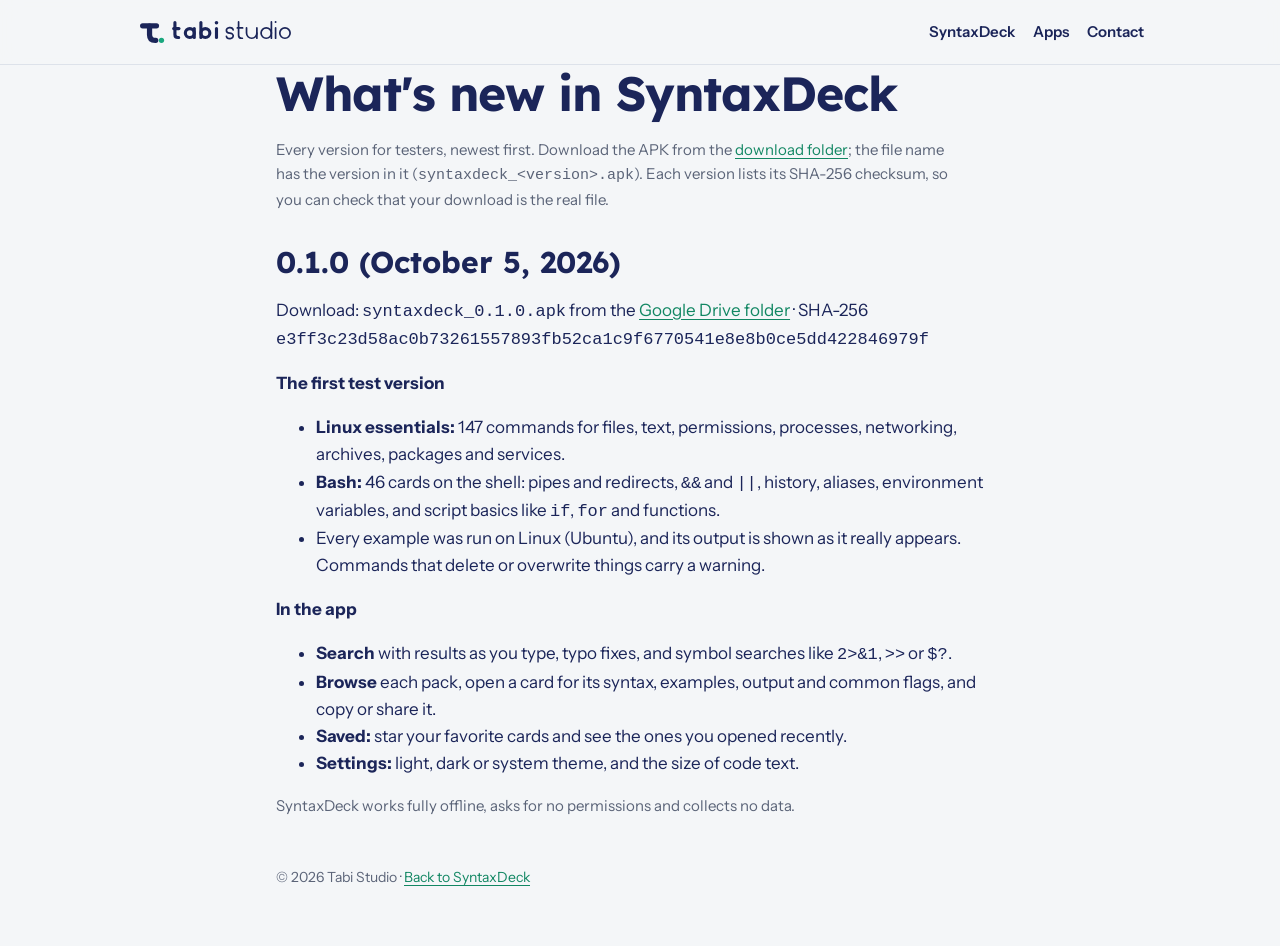
<file: syntaxdeck/changelog.html>
<!doctype html>
<html lang="en">
<head>
<meta charset="utf-8">
<meta name="viewport" content="width=device-width, initial-scale=1">
<title>What's new in SyntaxDeck</title>
<meta name="description" content="Every SyntaxDeck version for testers: what changed, how to update, and each APK's SHA-256 checksum.">
<link rel="icon" href="../favicon-32.png" type="image/png">
<link rel="preconnect" href="https://fonts.googleapis.com">
<link rel="preconnect" href="https://fonts.gstatic.com" crossorigin>
<link rel="stylesheet" href="https://fonts.googleapis.com/css2?family=Instrument+Sans:wght@400;600;700&family=Lexend:wght@500;700&display=swap">
<link rel="stylesheet" href="../style.css">
</head>
<body>
<header class="site-header">
  <div class="wrap">
    <a class="logo" href="../" aria-label="Tabi Studio home">
      <img class="on-light" src="../assets/brand/tabi-lockup-color.svg" alt="tabi studio" width="159" height="30">
      <img class="on-dark" src="../assets/brand/tabi-lockup-white.svg" alt="tabi studio" width="159" height="30">
    </a>
    <nav class="nav"><a href="./">SyntaxDeck</a><a href="../#apps">Apps</a><a href="../#contact">Contact</a></nav>
  </div>
</header>
<main>

  <h1>What's new in SyntaxDeck</h1>
  <p class="muted">Every version for testers, newest first. Download the APK from the
  <a href="https://drive.google.com/drive/folders/1hxsgpmCCn9-vb1rR1pMUIoz9_aeh5L5P?usp=sharing">download folder</a>; the file name has the version in it
  (<code>syntaxdeck_&lt;version&gt;.apk</code>). Each version lists its SHA-256 checksum, so you can check
  that your download is the real file.</p>

  <h2 id="v0-1-0">0.1.0 (October 5, 2026)</h2>
  <p>Download: <code>syntaxdeck_0.1.0.apk</code> from the <a href="https://drive.google.com/drive/folders/1hxsgpmCCn9-vb1rR1pMUIoz9_aeh5L5P?usp=sharing">Google Drive folder</a> · SHA-256 <code>e3ff3c23d58ac0b73261557893fb52ca1c9f6770541e8e8b0ce5dd422846979f</code></p>
  <p><strong>The first test version</strong></p>
  <ul>
  <li><strong>Linux essentials:</strong> 147 commands for files, text, permissions, processes, networking, archives, packages and services.
  </li>
  <li><strong>Bash:</strong> 46 cards on the shell: pipes and redirects, <code>&amp;&amp;</code> and <code>||</code>, history, aliases, environment variables, and script basics like <code>if</code>, <code>for</code> and functions.
  </li>
  <li>Every example was run on Linux (Ubuntu), and its output is shown as it really appears. Commands that delete or overwrite things carry a warning.
  </li></ul>
  <p><strong>In the app</strong></p>
  <ul>
  <li><strong>Search</strong> with results as you type, typo fixes, and symbol searches like <code>2&gt;&amp;1</code>, <code>&gt;&gt;</code> or <code>$?</code>.
  </li>
  <li><strong>Browse</strong> each pack, open a card for its syntax, examples, output and common flags, and copy or share it.
  </li>
  <li><strong>Saved:</strong> star your favorite cards and see the ones you opened recently.
  </li>
  <li><strong>Settings:</strong> light, dark or system theme, and the size of code text.
  </li></ul>
  <p class="muted">SyntaxDeck works fully offline, asks for no permissions and collects no data.</p>

  <footer>&copy; 2026 Tabi Studio &middot; <a href="./">Back to SyntaxDeck</a></footer>
</main>
</body>
</html>
</file>
<file: style.css>
/* Tabi Studio website (GitHub Pages). Brand kit v1: Indigo ink, Jade, Paper, Slate;
   Lexend for headings, Instrument Sans for text. Light and dark, phone first. */

:root {
  --ink: #1B2559;
  --jade: #19A77E;
  --jade-strong: #128763;
  --paper: #F4F6F8;
  --slate: #5B6478;
  --bg: var(--paper);
  --surface: #FFFFFF;
  --text: var(--ink);
  --muted: var(--slate);
  --line: #DDE2EA;
  --accent: var(--jade);
  --accent-text: #FFFFFF;
  --link: var(--jade-strong);
  --badge-bg: #E3F5EE;
  --badge-text: #0F6B51;
  --shadow: 0 1px 2px rgba(27, 37, 89, 0.06), 0 8px 24px rgba(27, 37, 89, 0.06);
  --radius: 18px;
  color-scheme: light;
}

@media (prefers-color-scheme: dark) {
  :root:not([data-theme="light"]) {
    --bg: #11173A;
    --surface: #1A2250;
    --text: #EEF1F8;
    --muted: #A7AEC6;
    --line: #2C3569;
    --accent: #3DCB9E;
    --accent-text: #0D1330;
    --link: #3DCB9E;
    --badge-bg: #173F43;
    --badge-text: #7BE3C1;
    --shadow: 0 1px 2px rgba(0, 0, 0, 0.3), 0 8px 24px rgba(0, 0, 0, 0.25);
    color-scheme: dark;
  }
}
:root[data-theme="dark"] {
  --bg: #11173A; --surface: #1A2250; --text: #EEF1F8; --muted: #A7AEC6; --line: #2C3569;
  --accent: #3DCB9E; --accent-text: #0D1330; --link: #3DCB9E; --badge-bg: #173F43; --badge-text: #7BE3C1;
  color-scheme: dark;
}

* { box-sizing: border-box; }
html { -webkit-text-size-adjust: 100%; }
body {
  margin: 0;
  background: var(--bg);
  color: var(--text);
  font: 17px/1.6 "Instrument Sans", system-ui, -apple-system, "Segoe UI", Roboto, sans-serif;
}
img { max-width: 100%; height: auto; }
a { color: var(--link); text-underline-offset: 3px; }
h1, h2, h3 { font-family: "Lexend", "Instrument Sans", system-ui, sans-serif; line-height: 1.2; margin: 0 0 8px; }
h1 { font-size: clamp(32px, 6vw, 48px); letter-spacing: -0.02em; }
h2 { font-size: clamp(24px, 4vw, 30px); margin-top: 8px; }
h3 { font-size: 20px; }
p, li { max-width: 68ch; }
.muted { color: var(--muted); font-size: 15px; }

/* Layout */
.wrap { max-width: 1040px; margin: 0 auto; padding: 0 16px; }
main { padding: 8px 0 48px; }
section { padding: 36px 0 8px; }

/* Header */
.site-header { position: sticky; top: 0; z-index: 10; background: color-mix(in srgb, var(--bg) 88%, transparent);
  backdrop-filter: blur(10px); border-bottom: 1px solid var(--line); }
.site-header .wrap { display: flex; align-items: center; justify-content: space-between; gap: 12px; height: 64px; }
.logo { display: inline-flex; align-items: center; }
.logo img { height: 30px; width: auto; }
.logo .on-dark { display: none; }
@media (prefers-color-scheme: dark) { :root:not([data-theme="light"]) .logo .on-light { display: none; } :root:not([data-theme="light"]) .logo .on-dark { display: inline; } }
:root[data-theme="dark"] .logo .on-light { display: none; }
:root[data-theme="dark"] .logo .on-dark { display: inline; }
.nav { display: flex; gap: 18px; font-weight: 600; font-size: 15px; }
.nav a { color: var(--text); text-decoration: none; }
.nav a:hover { color: var(--link); }

/* Hero */
.hero { padding: 48px 0 24px; }
.hero p.lead { font-size: 20px; color: var(--muted); margin: 8px 0 20px; }
.badge { display: inline-flex; align-items: center; gap: 8px; background: var(--badge-bg); color: var(--badge-text);
  font-weight: 700; font-size: 14px; padding: 6px 12px; border-radius: 999px; }
.badge::before { content: ""; width: 8px; height: 8px; border-radius: 50%; background: currentColor; }

/* Buttons */
.buttons { display: flex; flex-wrap: wrap; gap: 10px; margin-top: 14px; }
.btn { display: inline-flex; align-items: center; justify-content: center; gap: 8px; min-height: 46px; padding: 0 18px;
  border-radius: 12px; font-weight: 700; text-decoration: none; border: 1.5px solid var(--line); color: var(--text); background: var(--surface); }
.btn:hover { border-color: var(--accent); }
.btn.primary { background: var(--accent); color: var(--accent-text); border-color: var(--accent); }
.btn.primary:hover { filter: brightness(1.05); }

/* Cards */
.card { background: var(--surface); border: 1px solid var(--line); border-radius: var(--radius); padding: 20px; margin: 16px 0; box-shadow: var(--shadow); }
.apps { display: grid; grid-template-columns: 1fr; gap: 18px; }
@media (min-width: 820px) { .apps { grid-template-columns: 1fr 1fr; } }
.app-card { display: flex; flex-direction: column; margin: 0; }
.app-head { display: flex; gap: 16px; align-items: center; margin-bottom: 10px; }
.app-icon { width: 76px; height: 76px; border-radius: 20px; flex: none; box-shadow: var(--shadow); }
.app-head h3 { margin: 0; font-size: 24px; }
.app-head p { margin: 2px 0 0; color: var(--muted); font-size: 15px; }
.app-card ul { padding-left: 20px; margin: 8px 0 12px; }
.app-card .meta { color: var(--muted); font-size: 14px; margin-top: auto; padding-top: 6px; }

/* Screenshots: a row that scrolls sideways on phones */
.shots { display: flex; gap: 14px; overflow-x: auto; padding: 6px 2px 14px; scroll-snap-type: x mandatory; }
.shots img { height: 420px; width: auto; border-radius: 16px; border: 1px solid var(--line); scroll-snap-align: start; flex: none; }
@media (max-width: 600px) { .shots img { height: 340px; } }

/* Steps and features */
.steps { counter-reset: step; list-style: none; padding: 0; }
.steps li { counter-increment: step; position: relative; padding-left: 44px; margin: 12px 0; }
.steps li::before { content: counter(step); position: absolute; left: 0; top: 0; width: 30px; height: 30px; border-radius: 50%;
  background: var(--accent); color: var(--accent-text); font-weight: 800; display: grid; place-items: center; font-size: 15px; }
.features { display: grid; grid-template-columns: 1fr; gap: 12px; }
@media (min-width: 720px) { .features { grid-template-columns: 1fr 1fr; } }
.features .card { margin: 0; }
.features h3 { font-size: 17px; margin-bottom: 4px; }
.features p { margin: 0; color: var(--muted); font-size: 15px; }

/* Tables (privacy pages) */
table { border-collapse: collapse; width: 100%; font-size: 15px; }
th, td { text-align: left; vertical-align: top; padding: 9px 10px; border-bottom: 1px solid var(--line); }
.table-wrap { overflow-x: auto; }

/* Older page header (privacy pages) */
header:not(.site-header) { display: flex; align-items: baseline; justify-content: space-between; gap: 12px; flex-wrap: wrap; margin: 24px 0; }
header a.brand { font-family: "Lexend", sans-serif; font-weight: 700; color: var(--text); text-decoration: none; font-size: 20px; }
body > main:not(.site) { max-width: 760px; margin: 0 auto; padding: 0 16px 64px; }
body > main:not(.site) h2 { margin-top: 32px; }

/* Footer */
.site-footer { border-top: 1px solid var(--line); padding: 28px 0 40px; color: var(--muted); font-size: 14px; }
.site-footer .wrap { display: flex; flex-wrap: wrap; justify-content: space-between; gap: 12px; }
.site-footer a { color: var(--muted); }
footer:not(.site-footer) { margin-top: 48px; color: var(--muted); font-size: 14px; }

/* Narrow phones (360-420 px): a smaller logo and menu, and long file names may wrap. */
@media (max-width: 420px) {
  .logo img { height: 25px; }
  .nav { gap: 12px; font-size: 14px; }
}
code { overflow-wrap: anywhere; }
</file>
